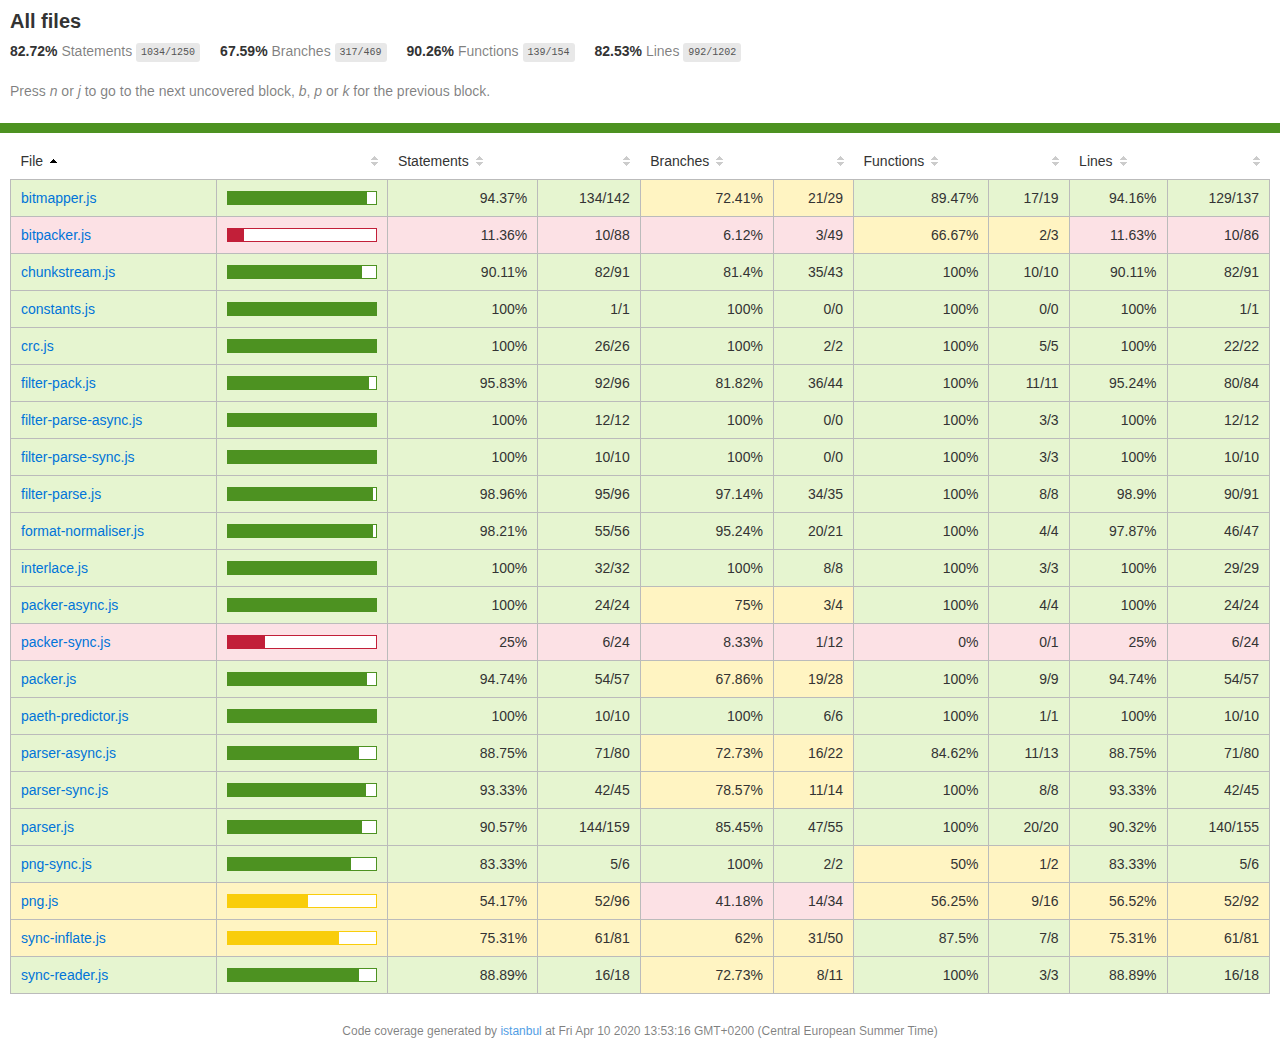
<file: node_modules/pngjs/coverage/lcov-report/index.html>
<!doctype html>
<html lang="en">

<head>
    <title>Code coverage report for All files</title>
    <meta charset="utf-8" />
    <link rel="stylesheet" href="prettify.css" />
    <link rel="stylesheet" href="base.css" />
    <link rel="shortcut icon" type="image/x-icon" href="favicon.png" />
    <meta name="viewport" content="width=device-width, initial-scale=1" />
    <style type='text/css'>
        .coverage-summary .sorter {
            background-image: url(sort-arrow-sprite.png);
        }
    </style>
</head>
    
<body>
<div class='wrapper'>
    <div class='pad1'>
        <h1>All files</h1>
        <div class='clearfix'>
            
            <div class='fl pad1y space-right2'>
                <span class="strong">82.72% </span>
                <span class="quiet">Statements</span>
                <span class='fraction'>1034/1250</span>
            </div>
        
            
            <div class='fl pad1y space-right2'>
                <span class="strong">67.59% </span>
                <span class="quiet">Branches</span>
                <span class='fraction'>317/469</span>
            </div>
        
            
            <div class='fl pad1y space-right2'>
                <span class="strong">90.26% </span>
                <span class="quiet">Functions</span>
                <span class='fraction'>139/154</span>
            </div>
        
            
            <div class='fl pad1y space-right2'>
                <span class="strong">82.53% </span>
                <span class="quiet">Lines</span>
                <span class='fraction'>992/1202</span>
            </div>
        
            
        </div>
        <p class="quiet">
            Press <em>n</em> or <em>j</em> to go to the next uncovered block, <em>b</em>, <em>p</em> or <em>k</em> for the previous block.
        </p>
    </div>
    <div class='status-line high'></div>
    <div class="pad1">
<table class="coverage-summary">
<thead>
<tr>
   <th data-col="file" data-fmt="html" data-html="true" class="file">File</th>
   <th data-col="pic" data-type="number" data-fmt="html" data-html="true" class="pic"></th>
   <th data-col="statements" data-type="number" data-fmt="pct" class="pct">Statements</th>
   <th data-col="statements_raw" data-type="number" data-fmt="html" class="abs"></th>
   <th data-col="branches" data-type="number" data-fmt="pct" class="pct">Branches</th>
   <th data-col="branches_raw" data-type="number" data-fmt="html" class="abs"></th>
   <th data-col="functions" data-type="number" data-fmt="pct" class="pct">Functions</th>
   <th data-col="functions_raw" data-type="number" data-fmt="html" class="abs"></th>
   <th data-col="lines" data-type="number" data-fmt="pct" class="pct">Lines</th>
   <th data-col="lines_raw" data-type="number" data-fmt="html" class="abs"></th>
</tr>
</thead>
<tbody><tr>
	<td class="file high" data-value="bitmapper.js"><a href="bitmapper.js.html">bitmapper.js</a></td>
	<td data-value="94.37" class="pic high">
	<div class="chart"><div class="cover-fill" style="width: 94%"></div><div class="cover-empty" style="width: 6%"></div></div>
	</td>
	<td data-value="94.37" class="pct high">94.37%</td>
	<td data-value="142" class="abs high">134/142</td>
	<td data-value="72.41" class="pct medium">72.41%</td>
	<td data-value="29" class="abs medium">21/29</td>
	<td data-value="89.47" class="pct high">89.47%</td>
	<td data-value="19" class="abs high">17/19</td>
	<td data-value="94.16" class="pct high">94.16%</td>
	<td data-value="137" class="abs high">129/137</td>
	</tr>

<tr>
	<td class="file low" data-value="bitpacker.js"><a href="bitpacker.js.html">bitpacker.js</a></td>
	<td data-value="11.36" class="pic low">
	<div class="chart"><div class="cover-fill" style="width: 11%"></div><div class="cover-empty" style="width: 89%"></div></div>
	</td>
	<td data-value="11.36" class="pct low">11.36%</td>
	<td data-value="88" class="abs low">10/88</td>
	<td data-value="6.12" class="pct low">6.12%</td>
	<td data-value="49" class="abs low">3/49</td>
	<td data-value="66.67" class="pct medium">66.67%</td>
	<td data-value="3" class="abs medium">2/3</td>
	<td data-value="11.63" class="pct low">11.63%</td>
	<td data-value="86" class="abs low">10/86</td>
	</tr>

<tr>
	<td class="file high" data-value="chunkstream.js"><a href="chunkstream.js.html">chunkstream.js</a></td>
	<td data-value="90.11" class="pic high">
	<div class="chart"><div class="cover-fill" style="width: 90%"></div><div class="cover-empty" style="width: 10%"></div></div>
	</td>
	<td data-value="90.11" class="pct high">90.11%</td>
	<td data-value="91" class="abs high">82/91</td>
	<td data-value="81.4" class="pct high">81.4%</td>
	<td data-value="43" class="abs high">35/43</td>
	<td data-value="100" class="pct high">100%</td>
	<td data-value="10" class="abs high">10/10</td>
	<td data-value="90.11" class="pct high">90.11%</td>
	<td data-value="91" class="abs high">82/91</td>
	</tr>

<tr>
	<td class="file high" data-value="constants.js"><a href="constants.js.html">constants.js</a></td>
	<td data-value="100" class="pic high">
	<div class="chart"><div class="cover-fill cover-full" style="width: 100%"></div><div class="cover-empty" style="width: 0%"></div></div>
	</td>
	<td data-value="100" class="pct high">100%</td>
	<td data-value="1" class="abs high">1/1</td>
	<td data-value="100" class="pct high">100%</td>
	<td data-value="0" class="abs high">0/0</td>
	<td data-value="100" class="pct high">100%</td>
	<td data-value="0" class="abs high">0/0</td>
	<td data-value="100" class="pct high">100%</td>
	<td data-value="1" class="abs high">1/1</td>
	</tr>

<tr>
	<td class="file high" data-value="crc.js"><a href="crc.js.html">crc.js</a></td>
	<td data-value="100" class="pic high">
	<div class="chart"><div class="cover-fill cover-full" style="width: 100%"></div><div class="cover-empty" style="width: 0%"></div></div>
	</td>
	<td data-value="100" class="pct high">100%</td>
	<td data-value="26" class="abs high">26/26</td>
	<td data-value="100" class="pct high">100%</td>
	<td data-value="2" class="abs high">2/2</td>
	<td data-value="100" class="pct high">100%</td>
	<td data-value="5" class="abs high">5/5</td>
	<td data-value="100" class="pct high">100%</td>
	<td data-value="22" class="abs high">22/22</td>
	</tr>

<tr>
	<td class="file high" data-value="filter-pack.js"><a href="filter-pack.js.html">filter-pack.js</a></td>
	<td data-value="95.83" class="pic high">
	<div class="chart"><div class="cover-fill" style="width: 95%"></div><div class="cover-empty" style="width: 5%"></div></div>
	</td>
	<td data-value="95.83" class="pct high">95.83%</td>
	<td data-value="96" class="abs high">92/96</td>
	<td data-value="81.82" class="pct high">81.82%</td>
	<td data-value="44" class="abs high">36/44</td>
	<td data-value="100" class="pct high">100%</td>
	<td data-value="11" class="abs high">11/11</td>
	<td data-value="95.24" class="pct high">95.24%</td>
	<td data-value="84" class="abs high">80/84</td>
	</tr>

<tr>
	<td class="file high" data-value="filter-parse-async.js"><a href="filter-parse-async.js.html">filter-parse-async.js</a></td>
	<td data-value="100" class="pic high">
	<div class="chart"><div class="cover-fill cover-full" style="width: 100%"></div><div class="cover-empty" style="width: 0%"></div></div>
	</td>
	<td data-value="100" class="pct high">100%</td>
	<td data-value="12" class="abs high">12/12</td>
	<td data-value="100" class="pct high">100%</td>
	<td data-value="0" class="abs high">0/0</td>
	<td data-value="100" class="pct high">100%</td>
	<td data-value="3" class="abs high">3/3</td>
	<td data-value="100" class="pct high">100%</td>
	<td data-value="12" class="abs high">12/12</td>
	</tr>

<tr>
	<td class="file high" data-value="filter-parse-sync.js"><a href="filter-parse-sync.js.html">filter-parse-sync.js</a></td>
	<td data-value="100" class="pic high">
	<div class="chart"><div class="cover-fill cover-full" style="width: 100%"></div><div class="cover-empty" style="width: 0%"></div></div>
	</td>
	<td data-value="100" class="pct high">100%</td>
	<td data-value="10" class="abs high">10/10</td>
	<td data-value="100" class="pct high">100%</td>
	<td data-value="0" class="abs high">0/0</td>
	<td data-value="100" class="pct high">100%</td>
	<td data-value="3" class="abs high">3/3</td>
	<td data-value="100" class="pct high">100%</td>
	<td data-value="10" class="abs high">10/10</td>
	</tr>

<tr>
	<td class="file high" data-value="filter-parse.js"><a href="filter-parse.js.html">filter-parse.js</a></td>
	<td data-value="98.96" class="pic high">
	<div class="chart"><div class="cover-fill" style="width: 98%"></div><div class="cover-empty" style="width: 2%"></div></div>
	</td>
	<td data-value="98.96" class="pct high">98.96%</td>
	<td data-value="96" class="abs high">95/96</td>
	<td data-value="97.14" class="pct high">97.14%</td>
	<td data-value="35" class="abs high">34/35</td>
	<td data-value="100" class="pct high">100%</td>
	<td data-value="8" class="abs high">8/8</td>
	<td data-value="98.9" class="pct high">98.9%</td>
	<td data-value="91" class="abs high">90/91</td>
	</tr>

<tr>
	<td class="file high" data-value="format-normaliser.js"><a href="format-normaliser.js.html">format-normaliser.js</a></td>
	<td data-value="98.21" class="pic high">
	<div class="chart"><div class="cover-fill" style="width: 98%"></div><div class="cover-empty" style="width: 2%"></div></div>
	</td>
	<td data-value="98.21" class="pct high">98.21%</td>
	<td data-value="56" class="abs high">55/56</td>
	<td data-value="95.24" class="pct high">95.24%</td>
	<td data-value="21" class="abs high">20/21</td>
	<td data-value="100" class="pct high">100%</td>
	<td data-value="4" class="abs high">4/4</td>
	<td data-value="97.87" class="pct high">97.87%</td>
	<td data-value="47" class="abs high">46/47</td>
	</tr>

<tr>
	<td class="file high" data-value="interlace.js"><a href="interlace.js.html">interlace.js</a></td>
	<td data-value="100" class="pic high">
	<div class="chart"><div class="cover-fill cover-full" style="width: 100%"></div><div class="cover-empty" style="width: 0%"></div></div>
	</td>
	<td data-value="100" class="pct high">100%</td>
	<td data-value="32" class="abs high">32/32</td>
	<td data-value="100" class="pct high">100%</td>
	<td data-value="8" class="abs high">8/8</td>
	<td data-value="100" class="pct high">100%</td>
	<td data-value="3" class="abs high">3/3</td>
	<td data-value="100" class="pct high">100%</td>
	<td data-value="29" class="abs high">29/29</td>
	</tr>

<tr>
	<td class="file high" data-value="packer-async.js"><a href="packer-async.js.html">packer-async.js</a></td>
	<td data-value="100" class="pic high">
	<div class="chart"><div class="cover-fill cover-full" style="width: 100%"></div><div class="cover-empty" style="width: 0%"></div></div>
	</td>
	<td data-value="100" class="pct high">100%</td>
	<td data-value="24" class="abs high">24/24</td>
	<td data-value="75" class="pct medium">75%</td>
	<td data-value="4" class="abs medium">3/4</td>
	<td data-value="100" class="pct high">100%</td>
	<td data-value="4" class="abs high">4/4</td>
	<td data-value="100" class="pct high">100%</td>
	<td data-value="24" class="abs high">24/24</td>
	</tr>

<tr>
	<td class="file low" data-value="packer-sync.js"><a href="packer-sync.js.html">packer-sync.js</a></td>
	<td data-value="25" class="pic low">
	<div class="chart"><div class="cover-fill" style="width: 25%"></div><div class="cover-empty" style="width: 75%"></div></div>
	</td>
	<td data-value="25" class="pct low">25%</td>
	<td data-value="24" class="abs low">6/24</td>
	<td data-value="8.33" class="pct low">8.33%</td>
	<td data-value="12" class="abs low">1/12</td>
	<td data-value="0" class="pct low">0%</td>
	<td data-value="1" class="abs low">0/1</td>
	<td data-value="25" class="pct low">25%</td>
	<td data-value="24" class="abs low">6/24</td>
	</tr>

<tr>
	<td class="file high" data-value="packer.js"><a href="packer.js.html">packer.js</a></td>
	<td data-value="94.74" class="pic high">
	<div class="chart"><div class="cover-fill" style="width: 94%"></div><div class="cover-empty" style="width: 6%"></div></div>
	</td>
	<td data-value="94.74" class="pct high">94.74%</td>
	<td data-value="57" class="abs high">54/57</td>
	<td data-value="67.86" class="pct medium">67.86%</td>
	<td data-value="28" class="abs medium">19/28</td>
	<td data-value="100" class="pct high">100%</td>
	<td data-value="9" class="abs high">9/9</td>
	<td data-value="94.74" class="pct high">94.74%</td>
	<td data-value="57" class="abs high">54/57</td>
	</tr>

<tr>
	<td class="file high" data-value="paeth-predictor.js"><a href="paeth-predictor.js.html">paeth-predictor.js</a></td>
	<td data-value="100" class="pic high">
	<div class="chart"><div class="cover-fill cover-full" style="width: 100%"></div><div class="cover-empty" style="width: 0%"></div></div>
	</td>
	<td data-value="100" class="pct high">100%</td>
	<td data-value="10" class="abs high">10/10</td>
	<td data-value="100" class="pct high">100%</td>
	<td data-value="6" class="abs high">6/6</td>
	<td data-value="100" class="pct high">100%</td>
	<td data-value="1" class="abs high">1/1</td>
	<td data-value="100" class="pct high">100%</td>
	<td data-value="10" class="abs high">10/10</td>
	</tr>

<tr>
	<td class="file high" data-value="parser-async.js"><a href="parser-async.js.html">parser-async.js</a></td>
	<td data-value="88.75" class="pic high">
	<div class="chart"><div class="cover-fill" style="width: 88%"></div><div class="cover-empty" style="width: 12%"></div></div>
	</td>
	<td data-value="88.75" class="pct high">88.75%</td>
	<td data-value="80" class="abs high">71/80</td>
	<td data-value="72.73" class="pct medium">72.73%</td>
	<td data-value="22" class="abs medium">16/22</td>
	<td data-value="84.62" class="pct high">84.62%</td>
	<td data-value="13" class="abs high">11/13</td>
	<td data-value="88.75" class="pct high">88.75%</td>
	<td data-value="80" class="abs high">71/80</td>
	</tr>

<tr>
	<td class="file high" data-value="parser-sync.js"><a href="parser-sync.js.html">parser-sync.js</a></td>
	<td data-value="93.33" class="pic high">
	<div class="chart"><div class="cover-fill" style="width: 93%"></div><div class="cover-empty" style="width: 7%"></div></div>
	</td>
	<td data-value="93.33" class="pct high">93.33%</td>
	<td data-value="45" class="abs high">42/45</td>
	<td data-value="78.57" class="pct medium">78.57%</td>
	<td data-value="14" class="abs medium">11/14</td>
	<td data-value="100" class="pct high">100%</td>
	<td data-value="8" class="abs high">8/8</td>
	<td data-value="93.33" class="pct high">93.33%</td>
	<td data-value="45" class="abs high">42/45</td>
	</tr>

<tr>
	<td class="file high" data-value="parser.js"><a href="parser.js.html">parser.js</a></td>
	<td data-value="90.57" class="pic high">
	<div class="chart"><div class="cover-fill" style="width: 90%"></div><div class="cover-empty" style="width: 10%"></div></div>
	</td>
	<td data-value="90.57" class="pct high">90.57%</td>
	<td data-value="159" class="abs high">144/159</td>
	<td data-value="85.45" class="pct high">85.45%</td>
	<td data-value="55" class="abs high">47/55</td>
	<td data-value="100" class="pct high">100%</td>
	<td data-value="20" class="abs high">20/20</td>
	<td data-value="90.32" class="pct high">90.32%</td>
	<td data-value="155" class="abs high">140/155</td>
	</tr>

<tr>
	<td class="file high" data-value="png-sync.js"><a href="png-sync.js.html">png-sync.js</a></td>
	<td data-value="83.33" class="pic high">
	<div class="chart"><div class="cover-fill" style="width: 83%"></div><div class="cover-empty" style="width: 17%"></div></div>
	</td>
	<td data-value="83.33" class="pct high">83.33%</td>
	<td data-value="6" class="abs high">5/6</td>
	<td data-value="100" class="pct high">100%</td>
	<td data-value="2" class="abs high">2/2</td>
	<td data-value="50" class="pct medium">50%</td>
	<td data-value="2" class="abs medium">1/2</td>
	<td data-value="83.33" class="pct high">83.33%</td>
	<td data-value="6" class="abs high">5/6</td>
	</tr>

<tr>
	<td class="file medium" data-value="png.js"><a href="png.js.html">png.js</a></td>
	<td data-value="54.17" class="pic medium">
	<div class="chart"><div class="cover-fill" style="width: 54%"></div><div class="cover-empty" style="width: 46%"></div></div>
	</td>
	<td data-value="54.17" class="pct medium">54.17%</td>
	<td data-value="96" class="abs medium">52/96</td>
	<td data-value="41.18" class="pct low">41.18%</td>
	<td data-value="34" class="abs low">14/34</td>
	<td data-value="56.25" class="pct medium">56.25%</td>
	<td data-value="16" class="abs medium">9/16</td>
	<td data-value="56.52" class="pct medium">56.52%</td>
	<td data-value="92" class="abs medium">52/92</td>
	</tr>

<tr>
	<td class="file medium" data-value="sync-inflate.js"><a href="sync-inflate.js.html">sync-inflate.js</a></td>
	<td data-value="75.31" class="pic medium">
	<div class="chart"><div class="cover-fill" style="width: 75%"></div><div class="cover-empty" style="width: 25%"></div></div>
	</td>
	<td data-value="75.31" class="pct medium">75.31%</td>
	<td data-value="81" class="abs medium">61/81</td>
	<td data-value="62" class="pct medium">62%</td>
	<td data-value="50" class="abs medium">31/50</td>
	<td data-value="87.5" class="pct high">87.5%</td>
	<td data-value="8" class="abs high">7/8</td>
	<td data-value="75.31" class="pct medium">75.31%</td>
	<td data-value="81" class="abs medium">61/81</td>
	</tr>

<tr>
	<td class="file high" data-value="sync-reader.js"><a href="sync-reader.js.html">sync-reader.js</a></td>
	<td data-value="88.89" class="pic high">
	<div class="chart"><div class="cover-fill" style="width: 88%"></div><div class="cover-empty" style="width: 12%"></div></div>
	</td>
	<td data-value="88.89" class="pct high">88.89%</td>
	<td data-value="18" class="abs high">16/18</td>
	<td data-value="72.73" class="pct medium">72.73%</td>
	<td data-value="11" class="abs medium">8/11</td>
	<td data-value="100" class="pct high">100%</td>
	<td data-value="3" class="abs high">3/3</td>
	<td data-value="88.89" class="pct high">88.89%</td>
	<td data-value="18" class="abs high">16/18</td>
	</tr>

</tbody>
</table>
</div>
                <div class='push'></div><!-- for sticky footer -->
            </div><!-- /wrapper -->
            <div class='footer quiet pad2 space-top1 center small'>
                Code coverage generated by
                <a href="https://istanbul.js.org/" target="_blank">istanbul</a>
                at Fri Apr 10 2020 13:53:16 GMT+0200 (Central European Summer Time)
            </div>
        </div>
        <script src="prettify.js"></script>
        <script>
            window.onload = function () {
                prettyPrint();
            };
        </script>
        <script src="sorter.js"></script>
        <script src="block-navigation.js"></script>
    </body>
</html>
</file>
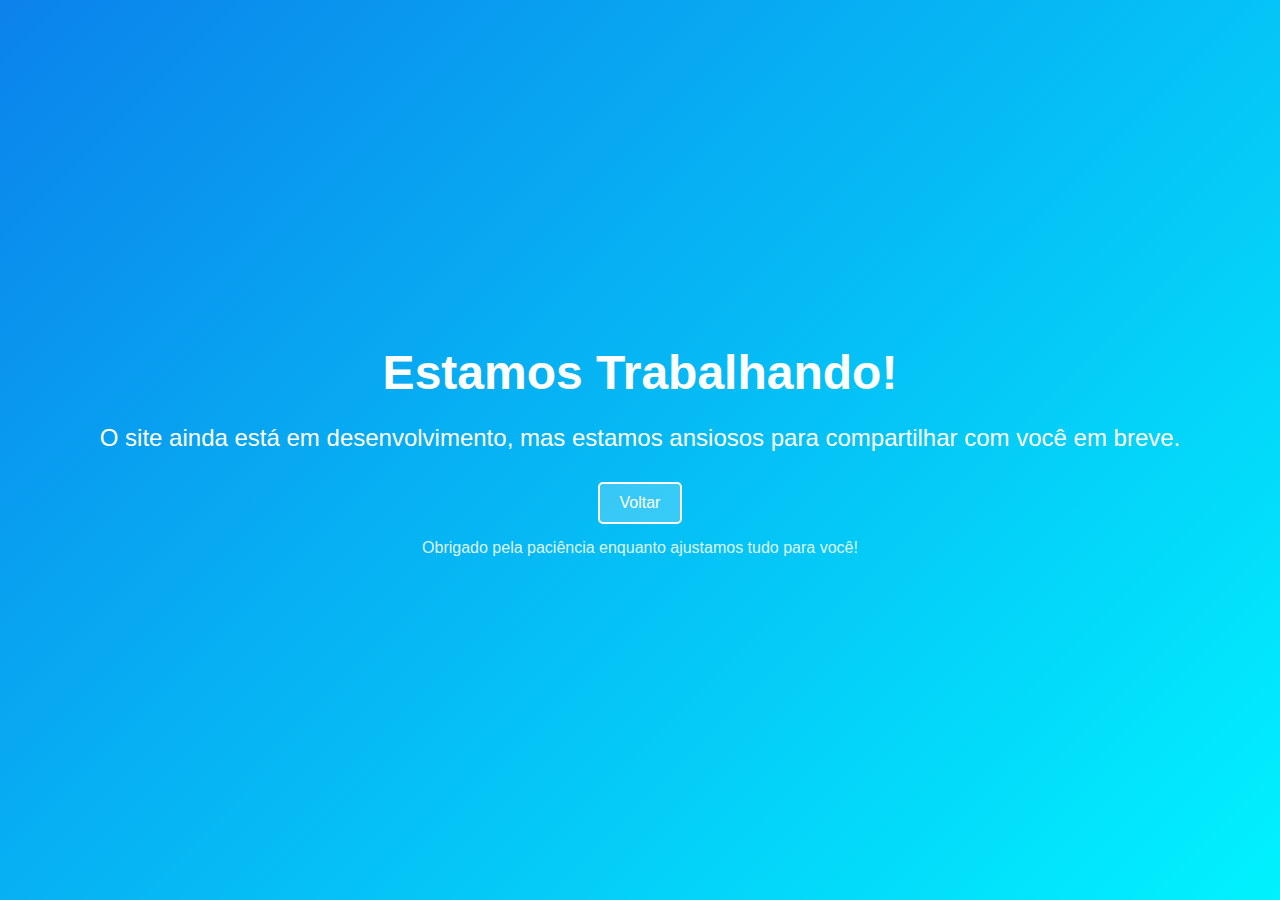
<file: frontend/public/pages/emDev.html>
<!DOCTYPE html>
<html lang="en">
<head>
    <meta charset="UTF-8">
    <meta name="viewport" content="width=device-width, initial-scale=1.0">
    <title>Em Desenvolvimento</title>
    <style>
        body {
            margin: 0;
            padding: 0;
            display: flex;
            justify-content: center;
            align-items: center;
            height: 100vh;
            background: linear-gradient(135deg, #0b82eb, #00f2fe);
            font-family: Arial, sans-serif;
            color: #fff;
        }
        .container {
            text-align: center;
            animation: fadeIn 2s ease-in-out;
        }
        h1 {
            font-size: 3rem;
            margin-bottom: 10px;
        }
        p {
            font-size: 1.5rem;
            margin-bottom: 30px;
        }
        .small-text {
            font-size: 1rem;
            color: rgba(255, 255, 255, 0.87);
            margin-top: 15px;
        }
        button {
            padding: 10px 20px;
            background: rgba(255, 255, 255, 0.2);
            border: 2px solid #fff;
            color: #fff;
            font-size: 1rem;
            border-radius: 5px;
            cursor: pointer;
            transition: all 0.3s ease;
        }
        button:hover {
            background: #fff;
            color: #00f2fe;
        }
        @keyframes fadeIn {
            from {
                opacity: 0;
            }
            to {
                opacity: 1;
            }
        }
    </style>
</head>
<body>
    <div class="container">
        <h1>Estamos Trabalhando!</h1>
        <p>O site ainda está em desenvolvimento, mas estamos ansiosos para compartilhar com você em breve.</p>
        <button onclick="goBack()">Voltar</button>
        <p class="small-text">Obrigado pela paciência enquanto ajustamos tudo para você!</p>
    </div>

    <script>
        function goBack() {
            window.history.back(); // Volta para a página anterior
        }
    </script>
</body>
</html>
</file>
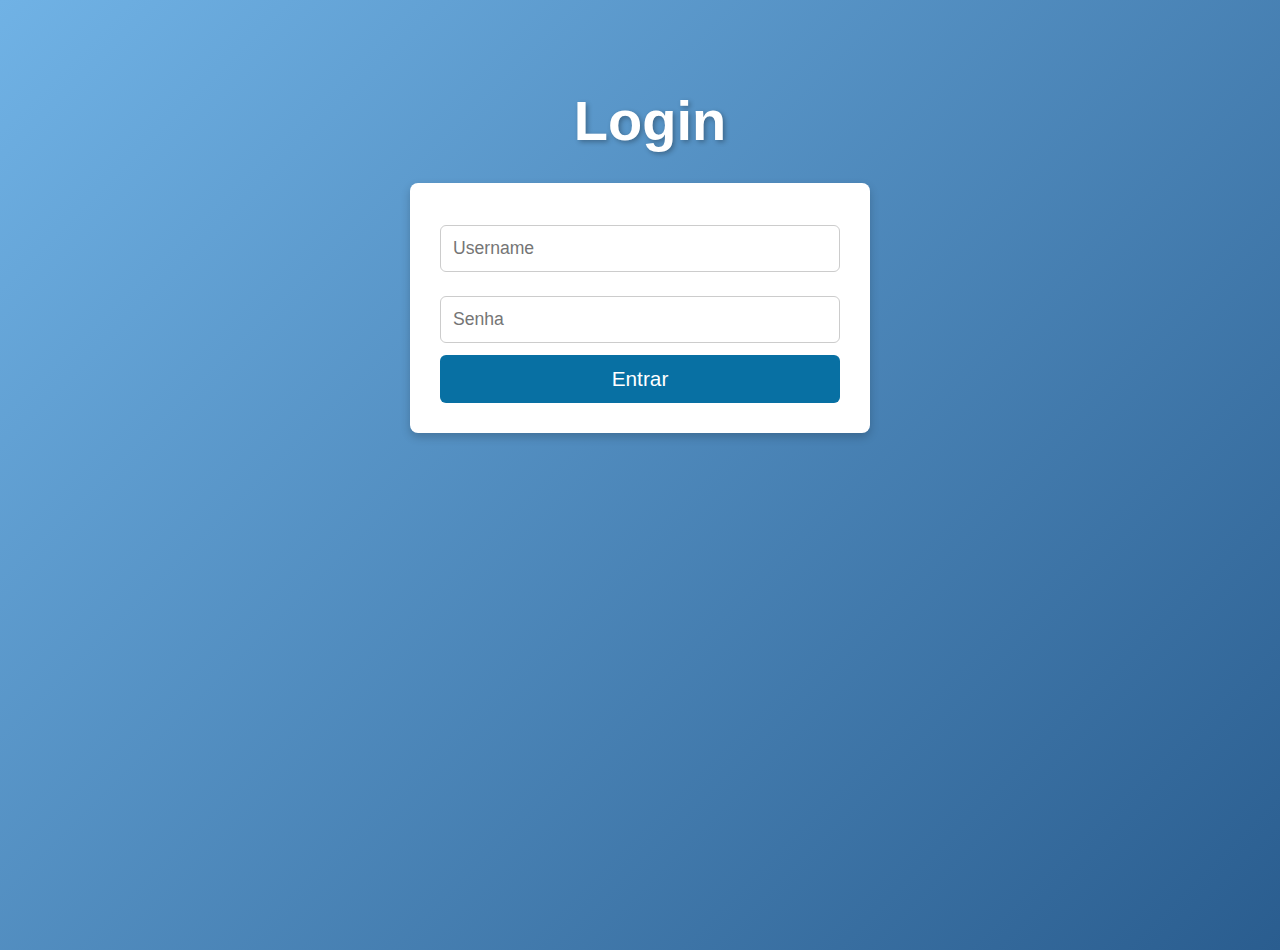
<file: frontend/public/pages/login_user.html>
<!DOCTYPE html>
<html lang="pt-br">
<head>
  <meta charset="UTF-8">
  <title>Login</title>
  <link rel="stylesheet" href="/frontend/public/css/login_user.css">
</head>
<body>
  <h1>Login</h1>
  <form id="login-form">
    <input type="text" id="username" placeholder="Username" required />
    <input type="password" id="password" placeholder="Senha" required />
    <button type="submit">Entrar</button>
  </form>

  <script>
    document.getElementById('login-form').addEventListener('submit', async (e) => {
    e.preventDefault();

    const username = document.getElementById('username').value;
    const password = document.getElementById('password').value;

    // Limpar qualquer dado antigo no localStorage antes de salvar novos
    localStorage.removeItem('token');
    localStorage.removeItem('userId');

    // Realizar a requisição de login
    const response = await fetch('/api/auth/login', {
      method: 'POST',
      headers: { 'Content-Type': 'application/json' },
      body: JSON.stringify({ username, password })
    });

    const data = await response.json();
    if (data.token) {
      // Supondo que o ID do produtor venha na resposta junto com o token
      const producerId = data.userId;  // Captura o userId da resposta da API

      // Verifique se o userId existe
      if (producerId) {
        // Armazenar o novo token e o ID do produtor no localStorage
        localStorage.setItem('token', data.token); 
        localStorage.setItem('userId', producerId); 

        // Redirecionar para a página do rebanho
        window.location.href = 'rebanho.html'; 
      } else {
        alert('Erro ao obter o ID do produtor');
      }
    } else {
      alert('Login falhou');
    }
  });

  </script>
</body>
</html>
</file>
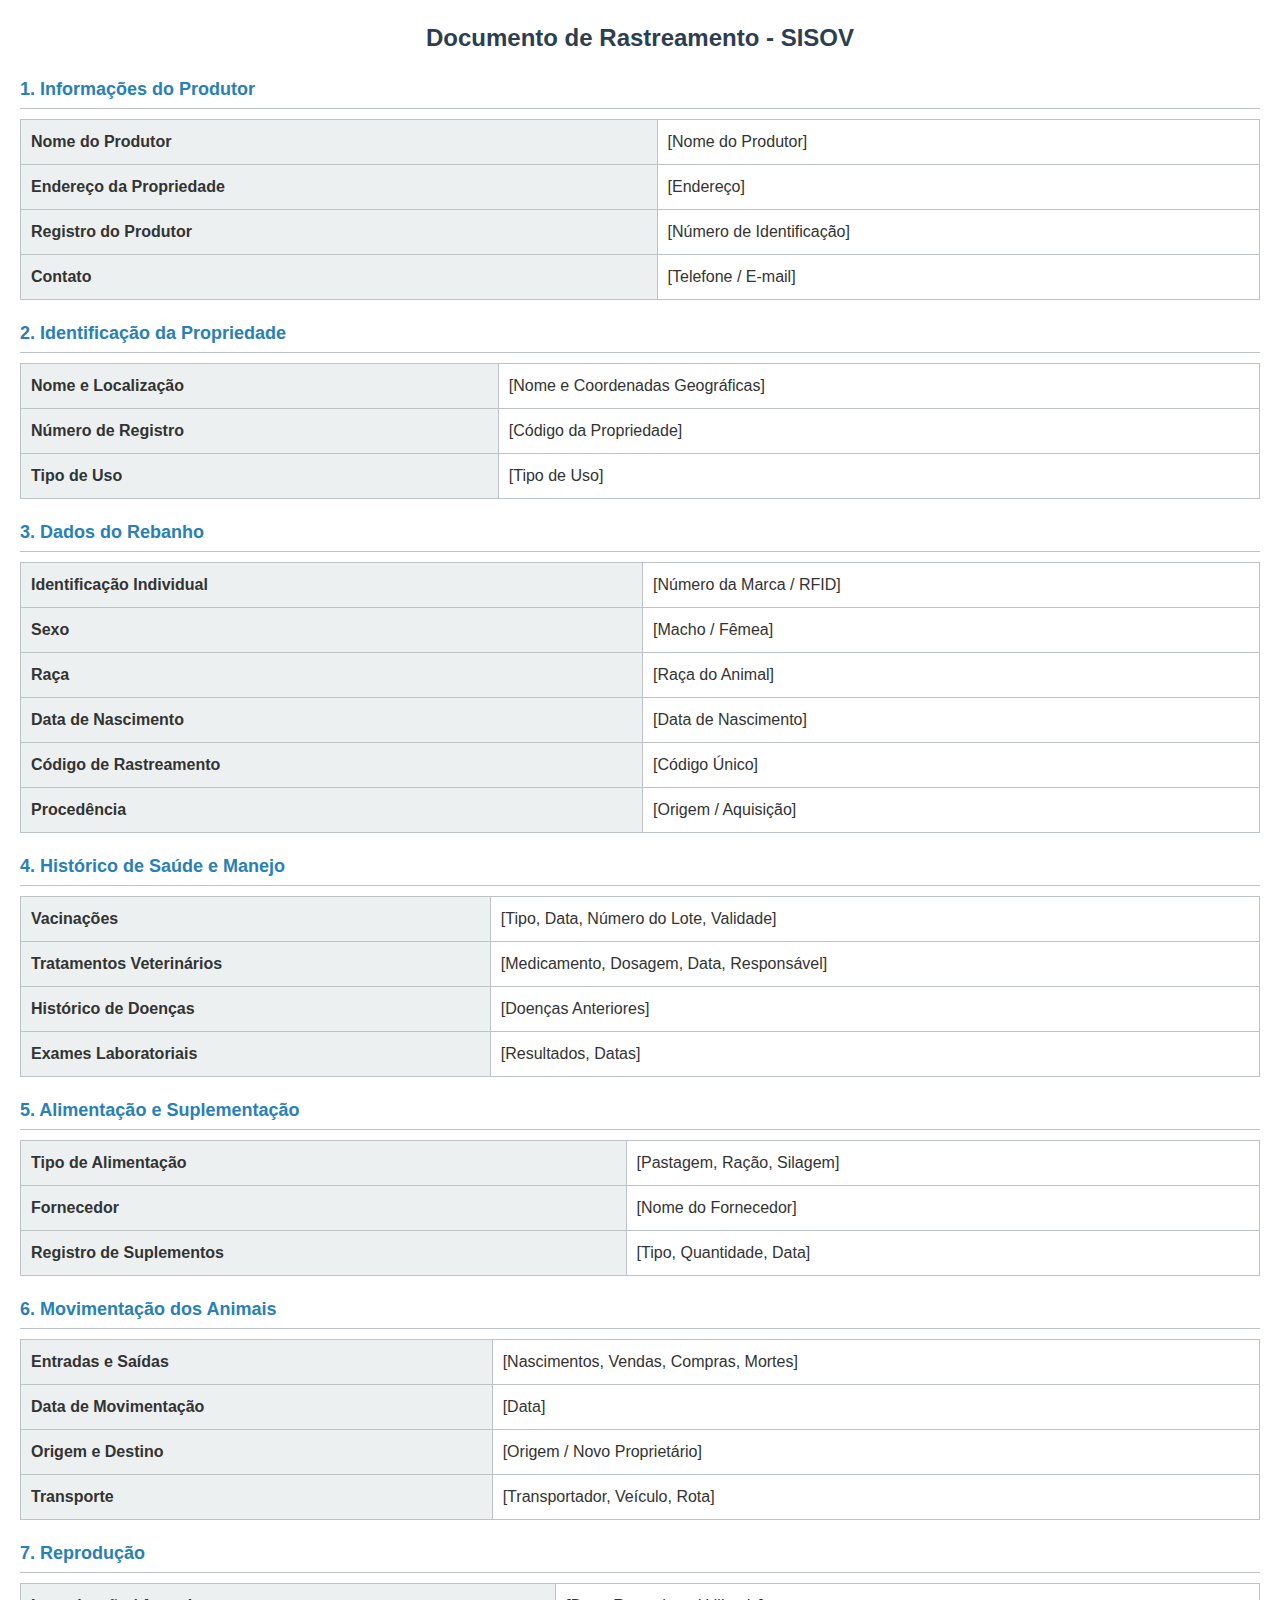
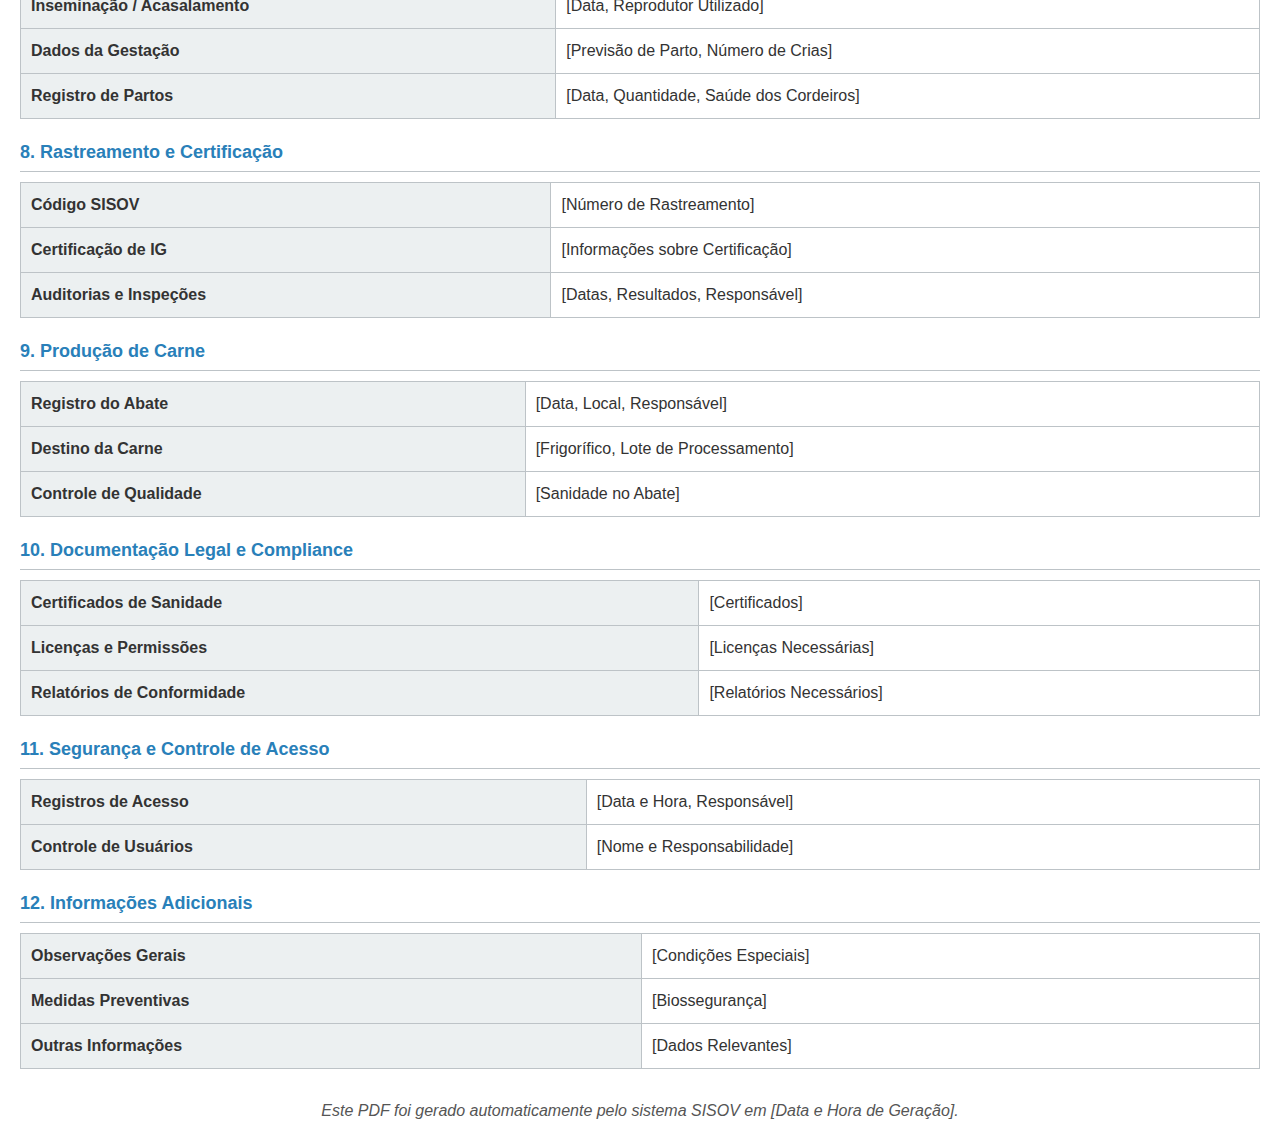
<file: frontend/public/pages/pdf_model.html>
<!DOCTYPE html>
<html lang="pt-br">
<head>
    <meta charset="UTF-8">
    <meta name="viewport" content="width=device-width, initial-scale=1.0">
    <title>Documento de Rastreamento - SISOV</title>
    <style>
        body {
            font-family: Arial, sans-serif;
            line-height: 1.5;
            margin: 20px;
            color: #333;
        }
        h1 {
            text-align: center;
            font-size: 24px;
            margin-bottom: 20px;
            color: #2c3e50;
        }
        h2 {
            font-size: 18px;
            margin-top: 20px;
            margin-bottom: 10px;
            color: #2980b9;
            border-bottom: 1px solid #bdc3c7;
            padding-bottom: 5px;
        }
        table {
            width: 100%;
            border-collapse: collapse;
            margin-top: 10px;
        }
        table, th, td {
            border: 1px solid #bdc3c7;
        }
        th, td {
            padding: 10px;
            text-align: left;
        }
        th {
            background-color: #ecf0f1;
            font-weight: bold;
        }
        .footer {
            margin-top: 30px;
            font-style: italic;
            text-align: center;
            color: #555;
        }
    </style>
</head>
<body>

    <h1>Documento de Rastreamento - SISOV</h1>

    <h2>1. Informações do Produtor</h2>
    <table>
        <tr>
            <th>Nome do Produtor</th>
            <td>[Nome do Produtor]</td>
        </tr>
        <tr>
            <th>Endereço da Propriedade</th>
            <td>[Endereço]</td>
        </tr>
        <tr>
            <th>Registro do Produtor</th>
            <td>[Número de Identificação]</td>
        </tr>
        <tr>
            <th>Contato</th>
            <td>[Telefone / E-mail]</td>
        </tr>
    </table>

    <h2>2. Identificação da Propriedade</h2>
    <table>
        <tr>
            <th>Nome e Localização</th>
            <td>[Nome e Coordenadas Geográficas]</td>
        </tr>
        <tr>
            <th>Número de Registro</th>
            <td>[Código da Propriedade]</td>
        </tr>
        <tr>
            <th>Tipo de Uso</th>
            <td>[Tipo de Uso]</td>
        </tr>
    </table>

    <h2>3. Dados do Rebanho</h2>
    <table>
        <tr>
            <th>Identificação Individual</th>
            <td>[Número da Marca / RFID]</td>
        </tr>
        <tr>
            <th>Sexo</th>
            <td>[Macho / Fêmea]</td>
        </tr>
        <tr>
            <th>Raça</th>
            <td>[Raça do Animal]</td>
        </tr>
        <tr>
            <th>Data de Nascimento</th>
            <td>[Data de Nascimento]</td>
        </tr>
        <tr>
            <th>Código de Rastreamento</th>
            <td>[Código Único]</td>
        </tr>
        <tr>
            <th>Procedência</th>
            <td>[Origem / Aquisição]</td>
        </tr>
    </table>

    <h2>4. Histórico de Saúde e Manejo</h2>
    <table>
        <tr>
            <th>Vacinações</th>
            <td>[Tipo, Data, Número do Lote, Validade]</td>
        </tr>
        <tr>
            <th>Tratamentos Veterinários</th>
            <td>[Medicamento, Dosagem, Data, Responsável]</td>
        </tr>
        <tr>
            <th>Histórico de Doenças</th>
            <td>[Doenças Anteriores]</td>
        </tr>
        <tr>
            <th>Exames Laboratoriais</th>
            <td>[Resultados, Datas]</td>
        </tr>
    </table>

    <h2>5. Alimentação e Suplementação</h2>
    <table>
        <tr>
            <th>Tipo de Alimentação</th>
            <td>[Pastagem, Ração, Silagem]</td>
        </tr>
        <tr>
            <th>Fornecedor</th>
            <td>[Nome do Fornecedor]</td>
        </tr>
        <tr>
            <th>Registro de Suplementos</th>
            <td>[Tipo, Quantidade, Data]</td>
        </tr>
    </table>

    <h2>6. Movimentação dos Animais</h2>
    <table>
        <tr>
            <th>Entradas e Saídas</th>
            <td>[Nascimentos, Vendas, Compras, Mortes]</td>
        </tr>
        <tr>
            <th>Data de Movimentação</th>
            <td>[Data]</td>
        </tr>
        <tr>
            <th>Origem e Destino</th>
            <td>[Origem / Novo Proprietário]</td>
        </tr>
        <tr>
            <th>Transporte</th>
            <td>[Transportador, Veículo, Rota]</td>
        </tr>
    </table>

    <h2>7. Reprodução</h2>
    <table>
        <tr>
            <th>Inseminação / Acasalamento</th>
            <td>[Data, Reprodutor Utilizado]</td>
        </tr>
        <tr>
            <th>Dados da Gestação</th>
            <td>[Previsão de Parto, Número de Crias]</td>
        </tr>
        <tr>
            <th>Registro de Partos</th>
            <td>[Data, Quantidade, Saúde dos Cordeiros]</td>
        </tr>
    </table>

    <h2>8. Rastreamento e Certificação</h2>
    <table>
        <tr>
            <th>Código SISOV</th>
            <td>[Número de Rastreamento]</td>
        </tr>
        <tr>
            <th>Certificação de IG</th>
            <td>[Informações sobre Certificação]</td>
        </tr>
        <tr>
            <th>Auditorias e Inspeções</th>
            <td>[Datas, Resultados, Responsável]</td>
        </tr>
    </table>

    <h2>9. Produção de Carne</h2>
    <table>
        <tr>
            <th>Registro do Abate</th>
            <td>[Data, Local, Responsável]</td>
        </tr>
        <tr>
            <th>Destino da Carne</th>
            <td>[Frigorífico, Lote de Processamento]</td>
        </tr>
        <tr>
            <th>Controle de Qualidade</th>
            <td>[Sanidade no Abate]</td>
        </tr>
    </table>

    <h2>10. Documentação Legal e Compliance</h2>
    <table>
        <tr>
            <th>Certificados de Sanidade</th>
            <td>[Certificados]</td>
        </tr>
        <tr>
            <th>Licenças e Permissões</th>
            <td>[Licenças Necessárias]</td>
        </tr>
        <tr>
            <th>Relatórios de Conformidade</th>
            <td>[Relatórios Necessários]</td>
        </tr>
    </table>

    <h2>11. Segurança e Controle de Acesso</h2>
    <table>
        <tr>
            <th>Registros de Acesso</th>
            <td>[Data e Hora, Responsável]</td>
        </tr>
        <tr>
            <th>Controle de Usuários</th>
            <td>[Nome e Responsabilidade]</td>
        </tr>
    </table>

    <h2>12. Informações Adicionais</h2>
    <table>
        <tr>
            <th>Observações Gerais</th>
            <td>[Condições Especiais]</td>
        </tr>
        <tr>
            <th>Medidas Preventivas</th>
            <td>[Biossegurança]</td>
        </tr>
        <tr>
            <th>Outras Informações</th>
            <td>[Dados Relevantes]</td>
        </tr>
    </table>

    <div class="footer">
        <p>Este PDF foi gerado automaticamente pelo sistema SISOV em [Data e Hora de Geração].</p>
    </div>

</body>
</html>
</file>
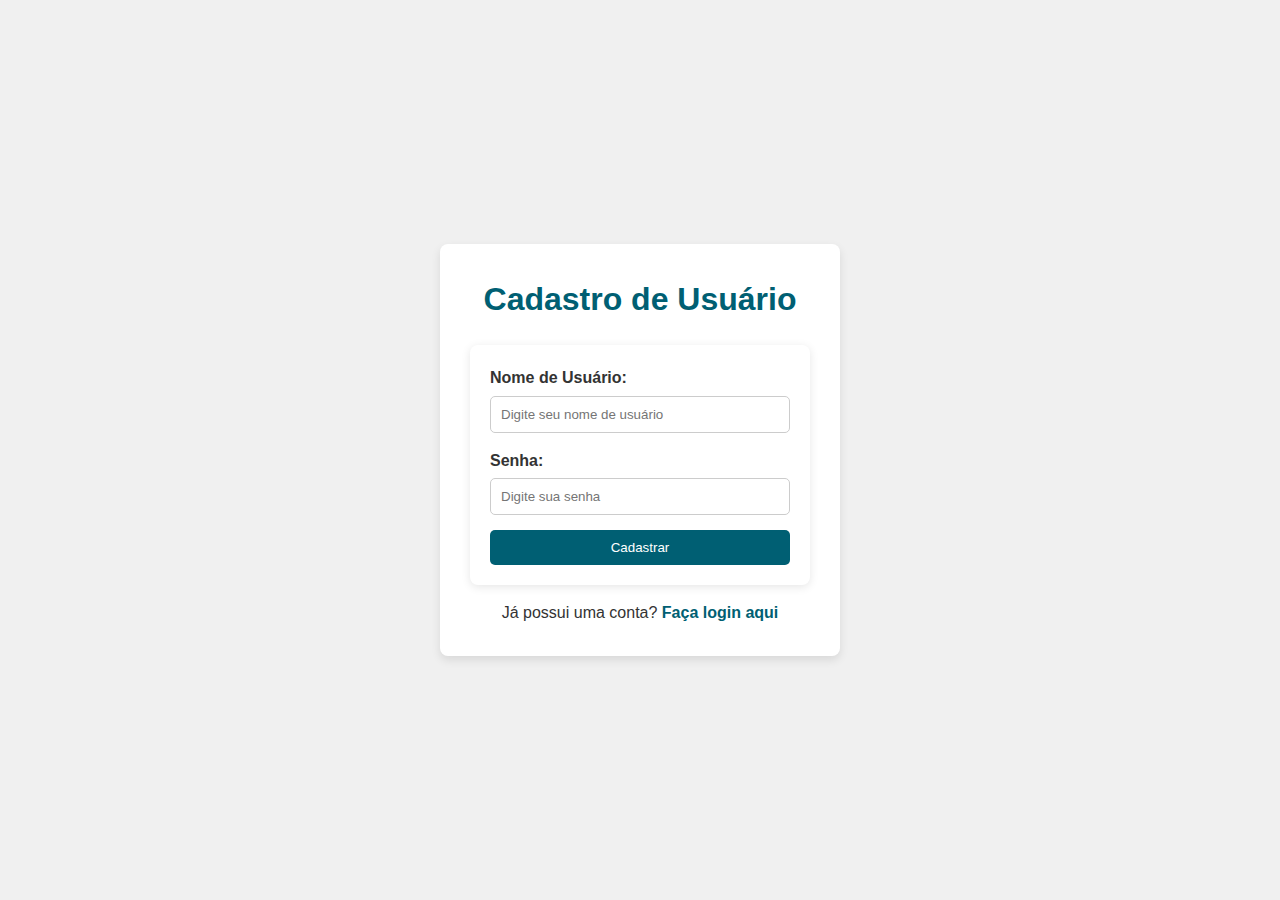
<file: frontend/public/pages/registro.html>
<!DOCTYPE html>
<html lang="pt-br">
<head>
    <meta charset="UTF-8">
    <meta name="viewport" content="width=device-width, initial-scale=1.0">
    <title>Cadastro de Usuário - SISOV</title>
    <link rel="stylesheet" href="../css/style.css">
    <link rel="stylesheet" href="../css/global.css">
    <link rel="stylesheet" href="../css/registro.css">
</head>
<body>
    <div class="container">
        <h1>Cadastro de Usuário</h1>
        <form id="registerForm" class="form-style">
            <label for="newUsername">Nome de Usuário:</label>
            <input type="text" id="newUsername" required placeholder="Digite seu nome de usuário">
        
            <label for="newPassword">Senha:</label>
            <input type="password" id="newPassword" required placeholder="Digite sua senha" minlength="6">
        
            <button type="submit">Cadastrar</button>
        </form>        
        <p>Já possui uma conta? <a href="login.html">Faça login aqui</a></p>
    </main>

    <script>
        document.getElementById('registerForm').addEventListener('submit', function(event) {
            event.preventDefault();
        
            const username = document.getElementById('newUsername').value.trim();
            const password = document.getElementById('newPassword').value.trim();
        
            // Validação
            if (!username || !password) {
                alert('Por favor, preencha todos os campos.');
                return;
            }
            if (password.length < 6) {
                alert('A senha deve ter no mínimo 6 caracteres.');
                return;
            }

            // URL dinâmica (local vs. produção)
            const API_URL = window.location.hostname === 'localhost' 
                ? 'http://localhost:3000' 
                : 'https://sisov.vercel.app'; 
        
            fetch(`${API_URL}/api/auth/register`, {
                method: 'POST',
                headers: { 'Content-Type': 'application/json' },
                body: JSON.stringify({ username, password })
            })
            .then(response => {
                if (!response.ok) throw new Error('Erro no servidor');
                return response.json();
            })
            .then(data => {
                alert(data.message || 'Cadastro realizado com sucesso!');
                window.location.href = '../index.html#login';
            })
            .catch(error => {
                console.error('Erro detalhado:', error);
                alert('Erro ao cadastrar: ' + (error.message || 'Servidor indisponível'));
            });
        });
    </script>      
</body>
</html>
</file>
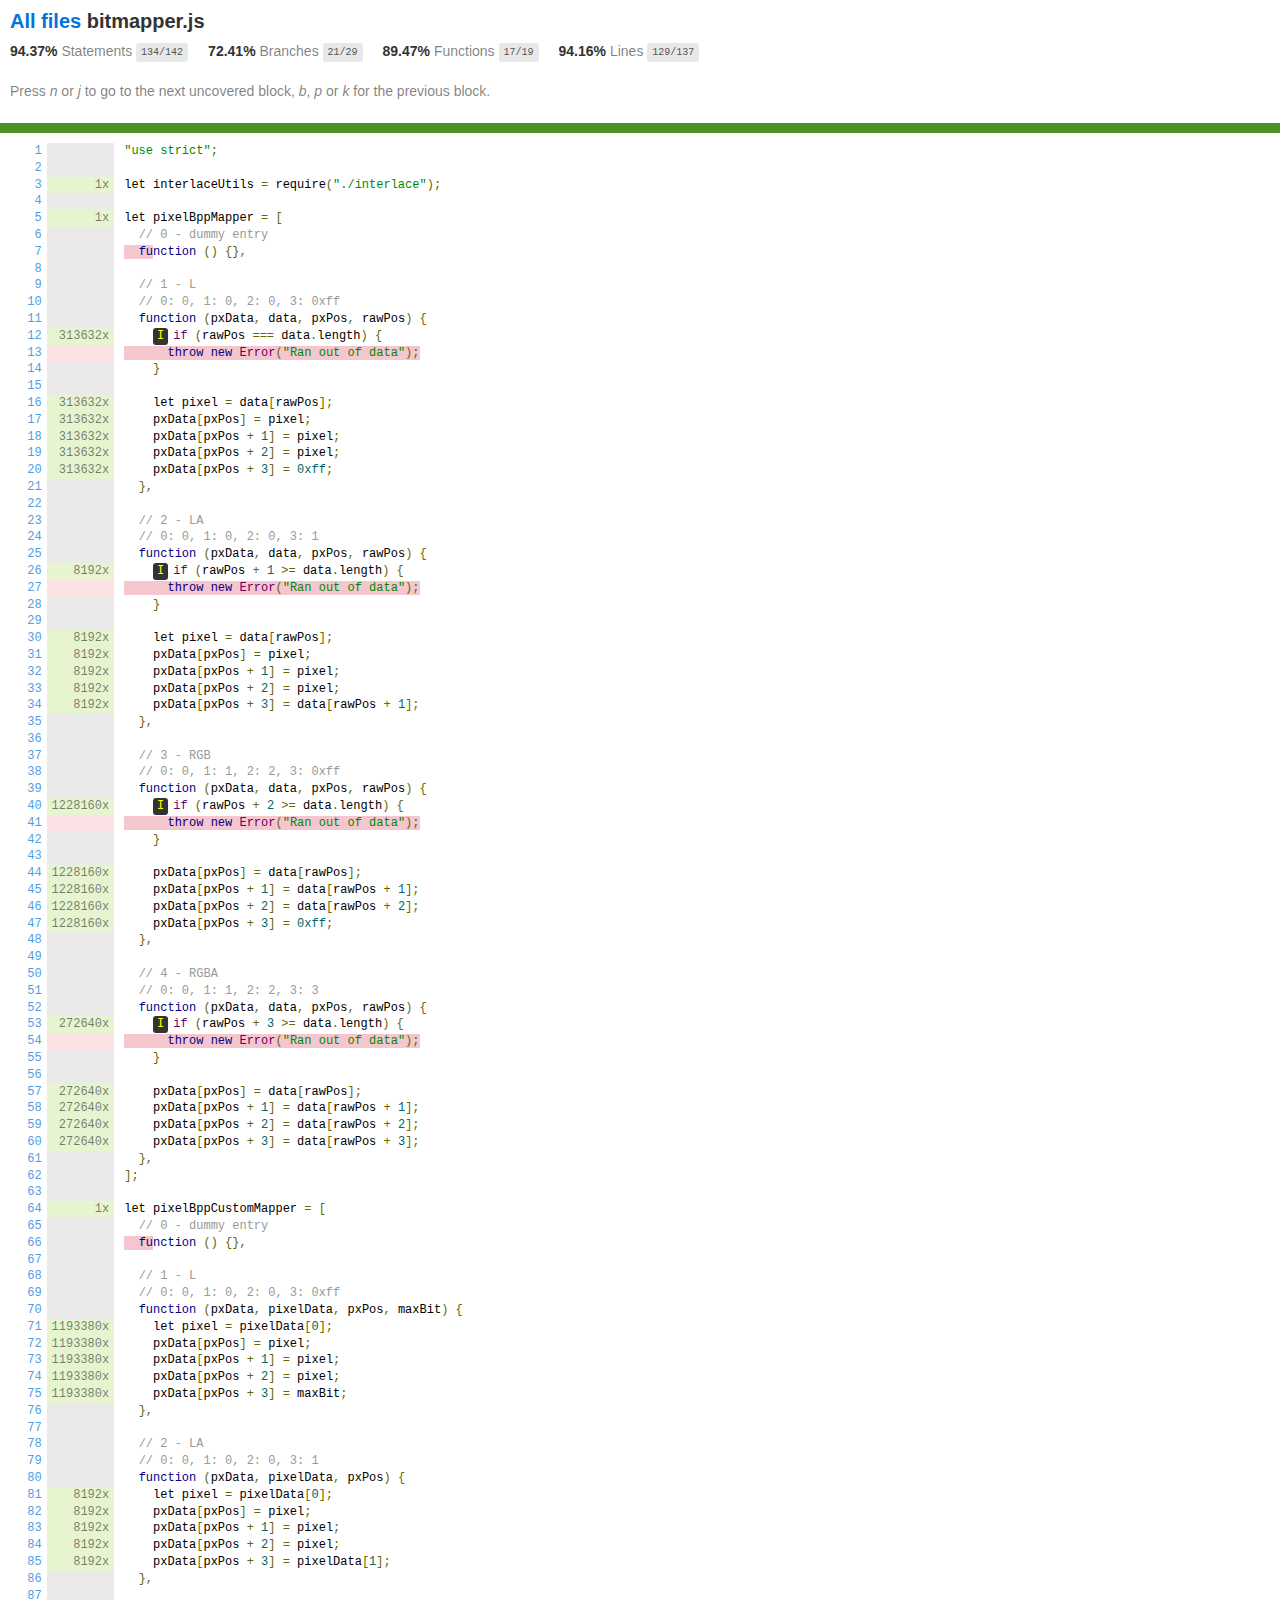
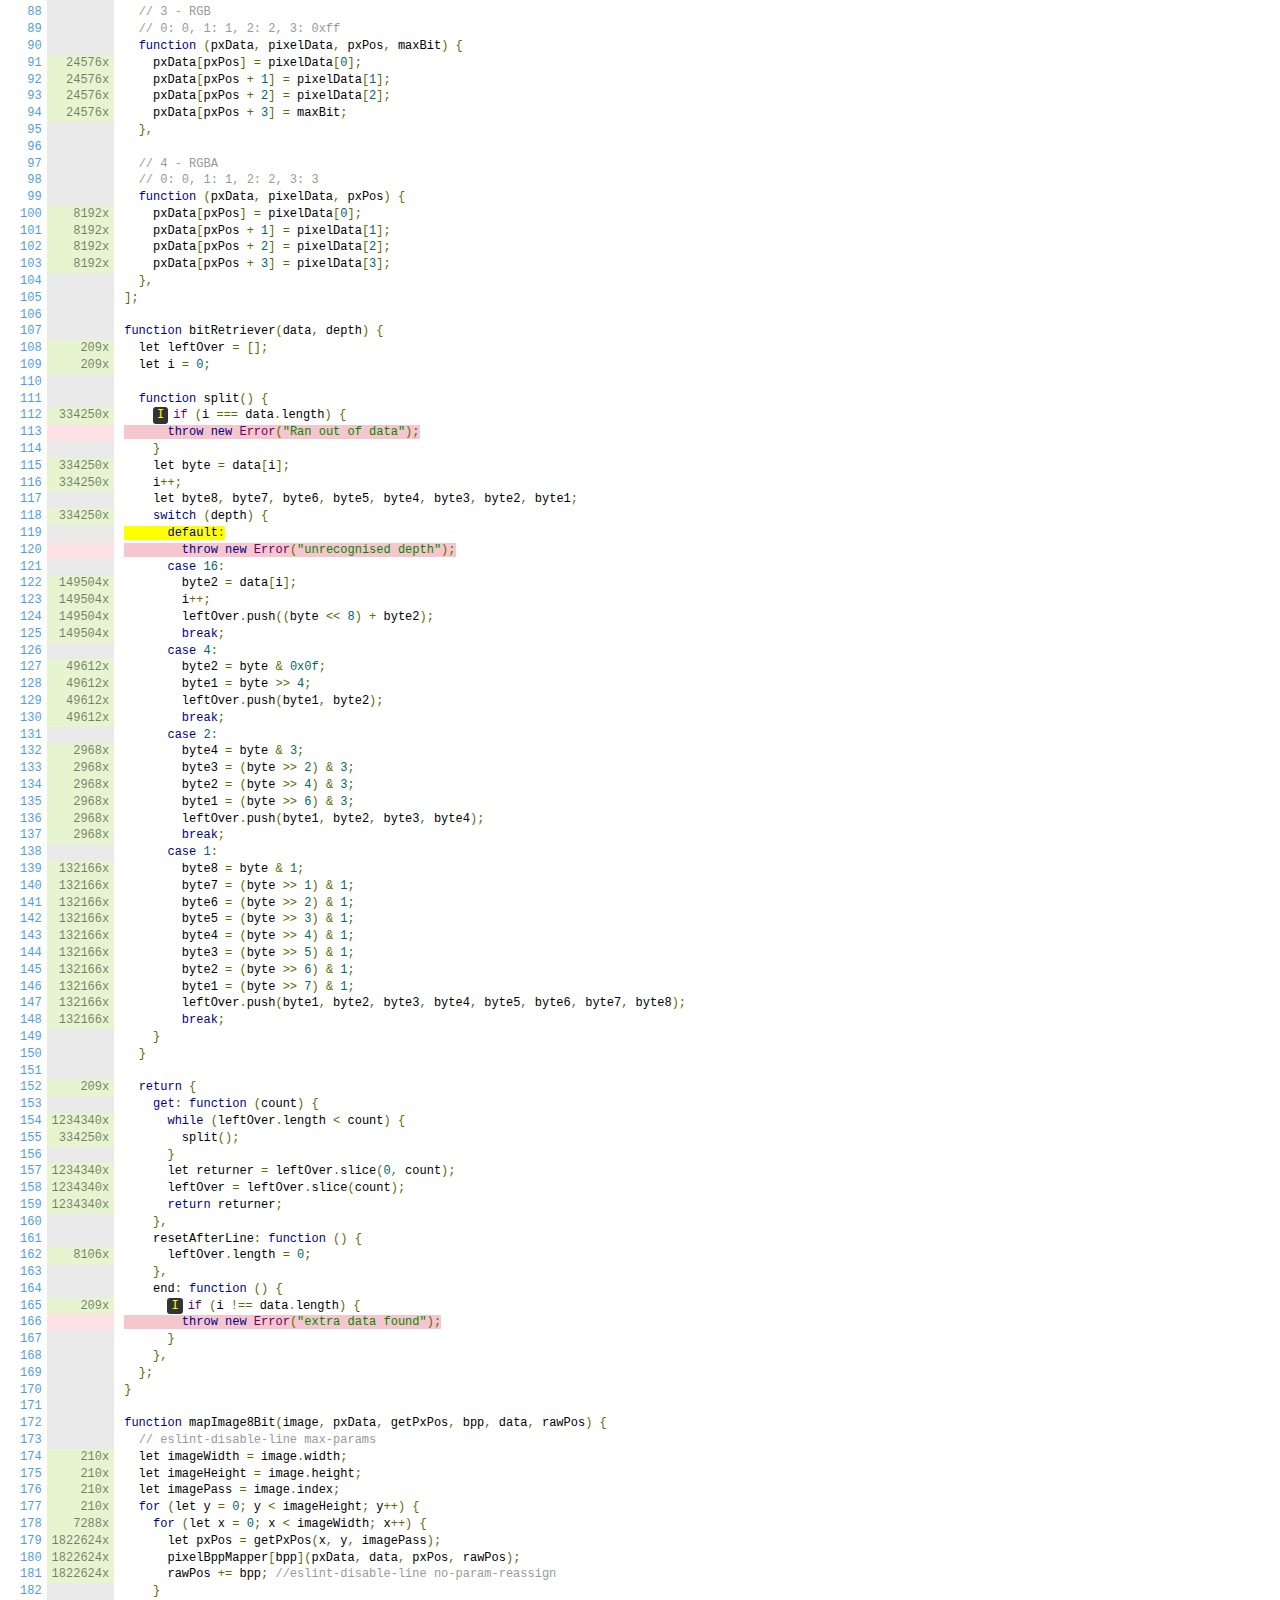
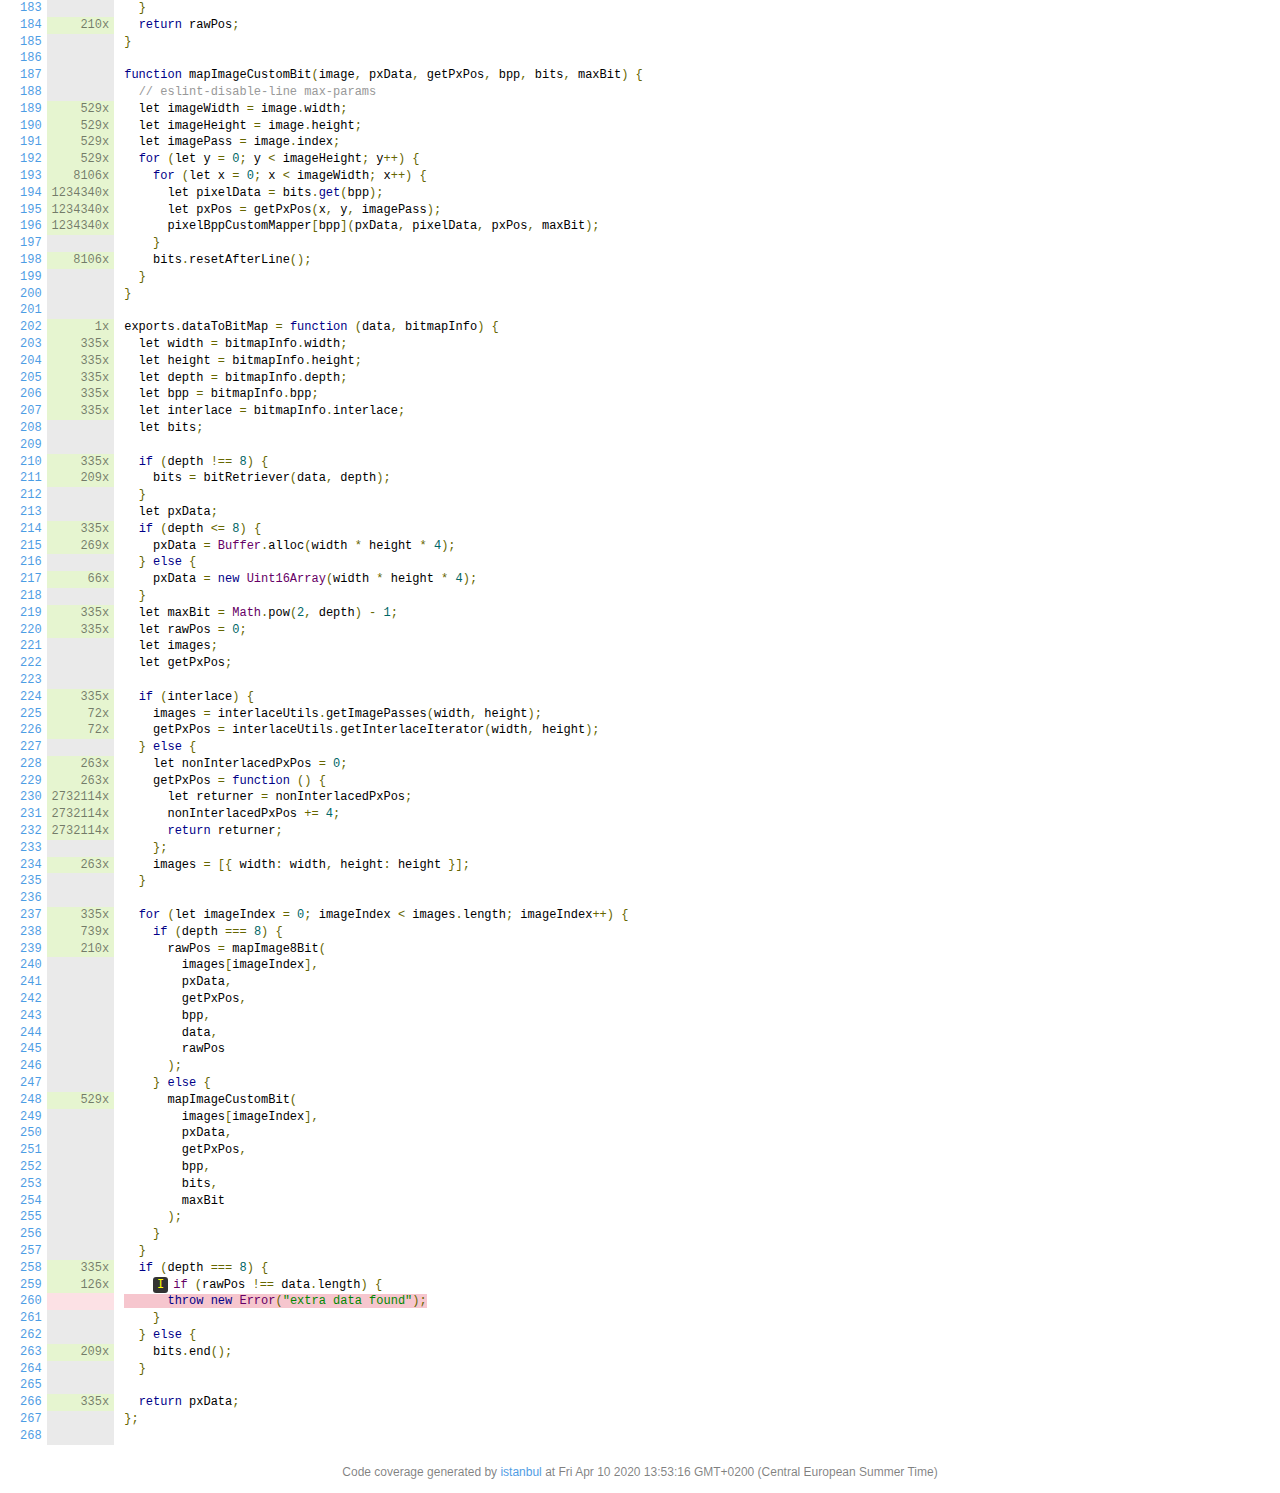
<file: node_modules/pngjs/coverage/lcov-report/bitmapper.js.html>
<!doctype html>
<html lang="en">

<head>
    <title>Code coverage report for bitmapper.js</title>
    <meta charset="utf-8" />
    <link rel="stylesheet" href="prettify.css" />
    <link rel="stylesheet" href="base.css" />
    <link rel="shortcut icon" type="image/x-icon" href="favicon.png" />
    <meta name="viewport" content="width=device-width, initial-scale=1" />
    <style type='text/css'>
        .coverage-summary .sorter {
            background-image: url(sort-arrow-sprite.png);
        }
    </style>
</head>
    
<body>
<div class='wrapper'>
    <div class='pad1'>
        <h1><a href="index.html">All files</a> bitmapper.js</h1>
        <div class='clearfix'>
            
            <div class='fl pad1y space-right2'>
                <span class="strong">94.37% </span>
                <span class="quiet">Statements</span>
                <span class='fraction'>134/142</span>
            </div>
        
            
            <div class='fl pad1y space-right2'>
                <span class="strong">72.41% </span>
                <span class="quiet">Branches</span>
                <span class='fraction'>21/29</span>
            </div>
        
            
            <div class='fl pad1y space-right2'>
                <span class="strong">89.47% </span>
                <span class="quiet">Functions</span>
                <span class='fraction'>17/19</span>
            </div>
        
            
            <div class='fl pad1y space-right2'>
                <span class="strong">94.16% </span>
                <span class="quiet">Lines</span>
                <span class='fraction'>129/137</span>
            </div>
        
            
        </div>
        <p class="quiet">
            Press <em>n</em> or <em>j</em> to go to the next uncovered block, <em>b</em>, <em>p</em> or <em>k</em> for the previous block.
        </p>
    </div>
    <div class='status-line high'></div>
    <pre><table class="coverage">
<tr><td class="line-count quiet"><a name='L1'></a><a href='#L1'>1</a>
<a name='L2'></a><a href='#L2'>2</a>
<a name='L3'></a><a href='#L3'>3</a>
<a name='L4'></a><a href='#L4'>4</a>
<a name='L5'></a><a href='#L5'>5</a>
<a name='L6'></a><a href='#L6'>6</a>
<a name='L7'></a><a href='#L7'>7</a>
<a name='L8'></a><a href='#L8'>8</a>
<a name='L9'></a><a href='#L9'>9</a>
<a name='L10'></a><a href='#L10'>10</a>
<a name='L11'></a><a href='#L11'>11</a>
<a name='L12'></a><a href='#L12'>12</a>
<a name='L13'></a><a href='#L13'>13</a>
<a name='L14'></a><a href='#L14'>14</a>
<a name='L15'></a><a href='#L15'>15</a>
<a name='L16'></a><a href='#L16'>16</a>
<a name='L17'></a><a href='#L17'>17</a>
<a name='L18'></a><a href='#L18'>18</a>
<a name='L19'></a><a href='#L19'>19</a>
<a name='L20'></a><a href='#L20'>20</a>
<a name='L21'></a><a href='#L21'>21</a>
<a name='L22'></a><a href='#L22'>22</a>
<a name='L23'></a><a href='#L23'>23</a>
<a name='L24'></a><a href='#L24'>24</a>
<a name='L25'></a><a href='#L25'>25</a>
<a name='L26'></a><a href='#L26'>26</a>
<a name='L27'></a><a href='#L27'>27</a>
<a name='L28'></a><a href='#L28'>28</a>
<a name='L29'></a><a href='#L29'>29</a>
<a name='L30'></a><a href='#L30'>30</a>
<a name='L31'></a><a href='#L31'>31</a>
<a name='L32'></a><a href='#L32'>32</a>
<a name='L33'></a><a href='#L33'>33</a>
<a name='L34'></a><a href='#L34'>34</a>
<a name='L35'></a><a href='#L35'>35</a>
<a name='L36'></a><a href='#L36'>36</a>
<a name='L37'></a><a href='#L37'>37</a>
<a name='L38'></a><a href='#L38'>38</a>
<a name='L39'></a><a href='#L39'>39</a>
<a name='L40'></a><a href='#L40'>40</a>
<a name='L41'></a><a href='#L41'>41</a>
<a name='L42'></a><a href='#L42'>42</a>
<a name='L43'></a><a href='#L43'>43</a>
<a name='L44'></a><a href='#L44'>44</a>
<a name='L45'></a><a href='#L45'>45</a>
<a name='L46'></a><a href='#L46'>46</a>
<a name='L47'></a><a href='#L47'>47</a>
<a name='L48'></a><a href='#L48'>48</a>
<a name='L49'></a><a href='#L49'>49</a>
<a name='L50'></a><a href='#L50'>50</a>
<a name='L51'></a><a href='#L51'>51</a>
<a name='L52'></a><a href='#L52'>52</a>
<a name='L53'></a><a href='#L53'>53</a>
<a name='L54'></a><a href='#L54'>54</a>
<a name='L55'></a><a href='#L55'>55</a>
<a name='L56'></a><a href='#L56'>56</a>
<a name='L57'></a><a href='#L57'>57</a>
<a name='L58'></a><a href='#L58'>58</a>
<a name='L59'></a><a href='#L59'>59</a>
<a name='L60'></a><a href='#L60'>60</a>
<a name='L61'></a><a href='#L61'>61</a>
<a name='L62'></a><a href='#L62'>62</a>
<a name='L63'></a><a href='#L63'>63</a>
<a name='L64'></a><a href='#L64'>64</a>
<a name='L65'></a><a href='#L65'>65</a>
<a name='L66'></a><a href='#L66'>66</a>
<a name='L67'></a><a href='#L67'>67</a>
<a name='L68'></a><a href='#L68'>68</a>
<a name='L69'></a><a href='#L69'>69</a>
<a name='L70'></a><a href='#L70'>70</a>
<a name='L71'></a><a href='#L71'>71</a>
<a name='L72'></a><a href='#L72'>72</a>
<a name='L73'></a><a href='#L73'>73</a>
<a name='L74'></a><a href='#L74'>74</a>
<a name='L75'></a><a href='#L75'>75</a>
<a name='L76'></a><a href='#L76'>76</a>
<a name='L77'></a><a href='#L77'>77</a>
<a name='L78'></a><a href='#L78'>78</a>
<a name='L79'></a><a href='#L79'>79</a>
<a name='L80'></a><a href='#L80'>80</a>
<a name='L81'></a><a href='#L81'>81</a>
<a name='L82'></a><a href='#L82'>82</a>
<a name='L83'></a><a href='#L83'>83</a>
<a name='L84'></a><a href='#L84'>84</a>
<a name='L85'></a><a href='#L85'>85</a>
<a name='L86'></a><a href='#L86'>86</a>
<a name='L87'></a><a href='#L87'>87</a>
<a name='L88'></a><a href='#L88'>88</a>
<a name='L89'></a><a href='#L89'>89</a>
<a name='L90'></a><a href='#L90'>90</a>
<a name='L91'></a><a href='#L91'>91</a>
<a name='L92'></a><a href='#L92'>92</a>
<a name='L93'></a><a href='#L93'>93</a>
<a name='L94'></a><a href='#L94'>94</a>
<a name='L95'></a><a href='#L95'>95</a>
<a name='L96'></a><a href='#L96'>96</a>
<a name='L97'></a><a href='#L97'>97</a>
<a name='L98'></a><a href='#L98'>98</a>
<a name='L99'></a><a href='#L99'>99</a>
<a name='L100'></a><a href='#L100'>100</a>
<a name='L101'></a><a href='#L101'>101</a>
<a name='L102'></a><a href='#L102'>102</a>
<a name='L103'></a><a href='#L103'>103</a>
<a name='L104'></a><a href='#L104'>104</a>
<a name='L105'></a><a href='#L105'>105</a>
<a name='L106'></a><a href='#L106'>106</a>
<a name='L107'></a><a href='#L107'>107</a>
<a name='L108'></a><a href='#L108'>108</a>
<a name='L109'></a><a href='#L109'>109</a>
<a name='L110'></a><a href='#L110'>110</a>
<a name='L111'></a><a href='#L111'>111</a>
<a name='L112'></a><a href='#L112'>112</a>
<a name='L113'></a><a href='#L113'>113</a>
<a name='L114'></a><a href='#L114'>114</a>
<a name='L115'></a><a href='#L115'>115</a>
<a name='L116'></a><a href='#L116'>116</a>
<a name='L117'></a><a href='#L117'>117</a>
<a name='L118'></a><a href='#L118'>118</a>
<a name='L119'></a><a href='#L119'>119</a>
<a name='L120'></a><a href='#L120'>120</a>
<a name='L121'></a><a href='#L121'>121</a>
<a name='L122'></a><a href='#L122'>122</a>
<a name='L123'></a><a href='#L123'>123</a>
<a name='L124'></a><a href='#L124'>124</a>
<a name='L125'></a><a href='#L125'>125</a>
<a name='L126'></a><a href='#L126'>126</a>
<a name='L127'></a><a href='#L127'>127</a>
<a name='L128'></a><a href='#L128'>128</a>
<a name='L129'></a><a href='#L129'>129</a>
<a name='L130'></a><a href='#L130'>130</a>
<a name='L131'></a><a href='#L131'>131</a>
<a name='L132'></a><a href='#L132'>132</a>
<a name='L133'></a><a href='#L133'>133</a>
<a name='L134'></a><a href='#L134'>134</a>
<a name='L135'></a><a href='#L135'>135</a>
<a name='L136'></a><a href='#L136'>136</a>
<a name='L137'></a><a href='#L137'>137</a>
<a name='L138'></a><a href='#L138'>138</a>
<a name='L139'></a><a href='#L139'>139</a>
<a name='L140'></a><a href='#L140'>140</a>
<a name='L141'></a><a href='#L141'>141</a>
<a name='L142'></a><a href='#L142'>142</a>
<a name='L143'></a><a href='#L143'>143</a>
<a name='L144'></a><a href='#L144'>144</a>
<a name='L145'></a><a href='#L145'>145</a>
<a name='L146'></a><a href='#L146'>146</a>
<a name='L147'></a><a href='#L147'>147</a>
<a name='L148'></a><a href='#L148'>148</a>
<a name='L149'></a><a href='#L149'>149</a>
<a name='L150'></a><a href='#L150'>150</a>
<a name='L151'></a><a href='#L151'>151</a>
<a name='L152'></a><a href='#L152'>152</a>
<a name='L153'></a><a href='#L153'>153</a>
<a name='L154'></a><a href='#L154'>154</a>
<a name='L155'></a><a href='#L155'>155</a>
<a name='L156'></a><a href='#L156'>156</a>
<a name='L157'></a><a href='#L157'>157</a>
<a name='L158'></a><a href='#L158'>158</a>
<a name='L159'></a><a href='#L159'>159</a>
<a name='L160'></a><a href='#L160'>160</a>
<a name='L161'></a><a href='#L161'>161</a>
<a name='L162'></a><a href='#L162'>162</a>
<a name='L163'></a><a href='#L163'>163</a>
<a name='L164'></a><a href='#L164'>164</a>
<a name='L165'></a><a href='#L165'>165</a>
<a name='L166'></a><a href='#L166'>166</a>
<a name='L167'></a><a href='#L167'>167</a>
<a name='L168'></a><a href='#L168'>168</a>
<a name='L169'></a><a href='#L169'>169</a>
<a name='L170'></a><a href='#L170'>170</a>
<a name='L171'></a><a href='#L171'>171</a>
<a name='L172'></a><a href='#L172'>172</a>
<a name='L173'></a><a href='#L173'>173</a>
<a name='L174'></a><a href='#L174'>174</a>
<a name='L175'></a><a href='#L175'>175</a>
<a name='L176'></a><a href='#L176'>176</a>
<a name='L177'></a><a href='#L177'>177</a>
<a name='L178'></a><a href='#L178'>178</a>
<a name='L179'></a><a href='#L179'>179</a>
<a name='L180'></a><a href='#L180'>180</a>
<a name='L181'></a><a href='#L181'>181</a>
<a name='L182'></a><a href='#L182'>182</a>
<a name='L183'></a><a href='#L183'>183</a>
<a name='L184'></a><a href='#L184'>184</a>
<a name='L185'></a><a href='#L185'>185</a>
<a name='L186'></a><a href='#L186'>186</a>
<a name='L187'></a><a href='#L187'>187</a>
<a name='L188'></a><a href='#L188'>188</a>
<a name='L189'></a><a href='#L189'>189</a>
<a name='L190'></a><a href='#L190'>190</a>
<a name='L191'></a><a href='#L191'>191</a>
<a name='L192'></a><a href='#L192'>192</a>
<a name='L193'></a><a href='#L193'>193</a>
<a name='L194'></a><a href='#L194'>194</a>
<a name='L195'></a><a href='#L195'>195</a>
<a name='L196'></a><a href='#L196'>196</a>
<a name='L197'></a><a href='#L197'>197</a>
<a name='L198'></a><a href='#L198'>198</a>
<a name='L199'></a><a href='#L199'>199</a>
<a name='L200'></a><a href='#L200'>200</a>
<a name='L201'></a><a href='#L201'>201</a>
<a name='L202'></a><a href='#L202'>202</a>
<a name='L203'></a><a href='#L203'>203</a>
<a name='L204'></a><a href='#L204'>204</a>
<a name='L205'></a><a href='#L205'>205</a>
<a name='L206'></a><a href='#L206'>206</a>
<a name='L207'></a><a href='#L207'>207</a>
<a name='L208'></a><a href='#L208'>208</a>
<a name='L209'></a><a href='#L209'>209</a>
<a name='L210'></a><a href='#L210'>210</a>
<a name='L211'></a><a href='#L211'>211</a>
<a name='L212'></a><a href='#L212'>212</a>
<a name='L213'></a><a href='#L213'>213</a>
<a name='L214'></a><a href='#L214'>214</a>
<a name='L215'></a><a href='#L215'>215</a>
<a name='L216'></a><a href='#L216'>216</a>
<a name='L217'></a><a href='#L217'>217</a>
<a name='L218'></a><a href='#L218'>218</a>
<a name='L219'></a><a href='#L219'>219</a>
<a name='L220'></a><a href='#L220'>220</a>
<a name='L221'></a><a href='#L221'>221</a>
<a name='L222'></a><a href='#L222'>222</a>
<a name='L223'></a><a href='#L223'>223</a>
<a name='L224'></a><a href='#L224'>224</a>
<a name='L225'></a><a href='#L225'>225</a>
<a name='L226'></a><a href='#L226'>226</a>
<a name='L227'></a><a href='#L227'>227</a>
<a name='L228'></a><a href='#L228'>228</a>
<a name='L229'></a><a href='#L229'>229</a>
<a name='L230'></a><a href='#L230'>230</a>
<a name='L231'></a><a href='#L231'>231</a>
<a name='L232'></a><a href='#L232'>232</a>
<a name='L233'></a><a href='#L233'>233</a>
<a name='L234'></a><a href='#L234'>234</a>
<a name='L235'></a><a href='#L235'>235</a>
<a name='L236'></a><a href='#L236'>236</a>
<a name='L237'></a><a href='#L237'>237</a>
<a name='L238'></a><a href='#L238'>238</a>
<a name='L239'></a><a href='#L239'>239</a>
<a name='L240'></a><a href='#L240'>240</a>
<a name='L241'></a><a href='#L241'>241</a>
<a name='L242'></a><a href='#L242'>242</a>
<a name='L243'></a><a href='#L243'>243</a>
<a name='L244'></a><a href='#L244'>244</a>
<a name='L245'></a><a href='#L245'>245</a>
<a name='L246'></a><a href='#L246'>246</a>
<a name='L247'></a><a href='#L247'>247</a>
<a name='L248'></a><a href='#L248'>248</a>
<a name='L249'></a><a href='#L249'>249</a>
<a name='L250'></a><a href='#L250'>250</a>
<a name='L251'></a><a href='#L251'>251</a>
<a name='L252'></a><a href='#L252'>252</a>
<a name='L253'></a><a href='#L253'>253</a>
<a name='L254'></a><a href='#L254'>254</a>
<a name='L255'></a><a href='#L255'>255</a>
<a name='L256'></a><a href='#L256'>256</a>
<a name='L257'></a><a href='#L257'>257</a>
<a name='L258'></a><a href='#L258'>258</a>
<a name='L259'></a><a href='#L259'>259</a>
<a name='L260'></a><a href='#L260'>260</a>
<a name='L261'></a><a href='#L261'>261</a>
<a name='L262'></a><a href='#L262'>262</a>
<a name='L263'></a><a href='#L263'>263</a>
<a name='L264'></a><a href='#L264'>264</a>
<a name='L265'></a><a href='#L265'>265</a>
<a name='L266'></a><a href='#L266'>266</a>
<a name='L267'></a><a href='#L267'>267</a>
<a name='L268'></a><a href='#L268'>268</a></td><td class="line-coverage quiet"><span class="cline-any cline-neutral">&nbsp;</span>
<span class="cline-any cline-neutral">&nbsp;</span>
<span class="cline-any cline-yes">1x</span>
<span class="cline-any cline-neutral">&nbsp;</span>
<span class="cline-any cline-yes">1x</span>
<span class="cline-any cline-neutral">&nbsp;</span>
<span class="cline-any cline-neutral">&nbsp;</span>
<span class="cline-any cline-neutral">&nbsp;</span>
<span class="cline-any cline-neutral">&nbsp;</span>
<span class="cline-any cline-neutral">&nbsp;</span>
<span class="cline-any cline-neutral">&nbsp;</span>
<span class="cline-any cline-yes">313632x</span>
<span class="cline-any cline-no">&nbsp;</span>
<span class="cline-any cline-neutral">&nbsp;</span>
<span class="cline-any cline-neutral">&nbsp;</span>
<span class="cline-any cline-yes">313632x</span>
<span class="cline-any cline-yes">313632x</span>
<span class="cline-any cline-yes">313632x</span>
<span class="cline-any cline-yes">313632x</span>
<span class="cline-any cline-yes">313632x</span>
<span class="cline-any cline-neutral">&nbsp;</span>
<span class="cline-any cline-neutral">&nbsp;</span>
<span class="cline-any cline-neutral">&nbsp;</span>
<span class="cline-any cline-neutral">&nbsp;</span>
<span class="cline-any cline-neutral">&nbsp;</span>
<span class="cline-any cline-yes">8192x</span>
<span class="cline-any cline-no">&nbsp;</span>
<span class="cline-any cline-neutral">&nbsp;</span>
<span class="cline-any cline-neutral">&nbsp;</span>
<span class="cline-any cline-yes">8192x</span>
<span class="cline-any cline-yes">8192x</span>
<span class="cline-any cline-yes">8192x</span>
<span class="cline-any cline-yes">8192x</span>
<span class="cline-any cline-yes">8192x</span>
<span class="cline-any cline-neutral">&nbsp;</span>
<span class="cline-any cline-neutral">&nbsp;</span>
<span class="cline-any cline-neutral">&nbsp;</span>
<span class="cline-any cline-neutral">&nbsp;</span>
<span class="cline-any cline-neutral">&nbsp;</span>
<span class="cline-any cline-yes">1228160x</span>
<span class="cline-any cline-no">&nbsp;</span>
<span class="cline-any cline-neutral">&nbsp;</span>
<span class="cline-any cline-neutral">&nbsp;</span>
<span class="cline-any cline-yes">1228160x</span>
<span class="cline-any cline-yes">1228160x</span>
<span class="cline-any cline-yes">1228160x</span>
<span class="cline-any cline-yes">1228160x</span>
<span class="cline-any cline-neutral">&nbsp;</span>
<span class="cline-any cline-neutral">&nbsp;</span>
<span class="cline-any cline-neutral">&nbsp;</span>
<span class="cline-any cline-neutral">&nbsp;</span>
<span class="cline-any cline-neutral">&nbsp;</span>
<span class="cline-any cline-yes">272640x</span>
<span class="cline-any cline-no">&nbsp;</span>
<span class="cline-any cline-neutral">&nbsp;</span>
<span class="cline-any cline-neutral">&nbsp;</span>
<span class="cline-any cline-yes">272640x</span>
<span class="cline-any cline-yes">272640x</span>
<span class="cline-any cline-yes">272640x</span>
<span class="cline-any cline-yes">272640x</span>
<span class="cline-any cline-neutral">&nbsp;</span>
<span class="cline-any cline-neutral">&nbsp;</span>
<span class="cline-any cline-neutral">&nbsp;</span>
<span class="cline-any cline-yes">1x</span>
<span class="cline-any cline-neutral">&nbsp;</span>
<span class="cline-any cline-neutral">&nbsp;</span>
<span class="cline-any cline-neutral">&nbsp;</span>
<span class="cline-any cline-neutral">&nbsp;</span>
<span class="cline-any cline-neutral">&nbsp;</span>
<span class="cline-any cline-neutral">&nbsp;</span>
<span class="cline-any cline-yes">1193380x</span>
<span class="cline-any cline-yes">1193380x</span>
<span class="cline-any cline-yes">1193380x</span>
<span class="cline-any cline-yes">1193380x</span>
<span class="cline-any cline-yes">1193380x</span>
<span class="cline-any cline-neutral">&nbsp;</span>
<span class="cline-any cline-neutral">&nbsp;</span>
<span class="cline-any cline-neutral">&nbsp;</span>
<span class="cline-any cline-neutral">&nbsp;</span>
<span class="cline-any cline-neutral">&nbsp;</span>
<span class="cline-any cline-yes">8192x</span>
<span class="cline-any cline-yes">8192x</span>
<span class="cline-any cline-yes">8192x</span>
<span class="cline-any cline-yes">8192x</span>
<span class="cline-any cline-yes">8192x</span>
<span class="cline-any cline-neutral">&nbsp;</span>
<span class="cline-any cline-neutral">&nbsp;</span>
<span class="cline-any cline-neutral">&nbsp;</span>
<span class="cline-any cline-neutral">&nbsp;</span>
<span class="cline-any cline-neutral">&nbsp;</span>
<span class="cline-any cline-yes">24576x</span>
<span class="cline-any cline-yes">24576x</span>
<span class="cline-any cline-yes">24576x</span>
<span class="cline-any cline-yes">24576x</span>
<span class="cline-any cline-neutral">&nbsp;</span>
<span class="cline-any cline-neutral">&nbsp;</span>
<span class="cline-any cline-neutral">&nbsp;</span>
<span class="cline-any cline-neutral">&nbsp;</span>
<span class="cline-any cline-neutral">&nbsp;</span>
<span class="cline-any cline-yes">8192x</span>
<span class="cline-any cline-yes">8192x</span>
<span class="cline-any cline-yes">8192x</span>
<span class="cline-any cline-yes">8192x</span>
<span class="cline-any cline-neutral">&nbsp;</span>
<span class="cline-any cline-neutral">&nbsp;</span>
<span class="cline-any cline-neutral">&nbsp;</span>
<span class="cline-any cline-neutral">&nbsp;</span>
<span class="cline-any cline-yes">209x</span>
<span class="cline-any cline-yes">209x</span>
<span class="cline-any cline-neutral">&nbsp;</span>
<span class="cline-any cline-neutral">&nbsp;</span>
<span class="cline-any cline-yes">334250x</span>
<span class="cline-any cline-no">&nbsp;</span>
<span class="cline-any cline-neutral">&nbsp;</span>
<span class="cline-any cline-yes">334250x</span>
<span class="cline-any cline-yes">334250x</span>
<span class="cline-any cline-neutral">&nbsp;</span>
<span class="cline-any cline-yes">334250x</span>
<span class="cline-any cline-neutral">&nbsp;</span>
<span class="cline-any cline-no">&nbsp;</span>
<span class="cline-any cline-neutral">&nbsp;</span>
<span class="cline-any cline-yes">149504x</span>
<span class="cline-any cline-yes">149504x</span>
<span class="cline-any cline-yes">149504x</span>
<span class="cline-any cline-yes">149504x</span>
<span class="cline-any cline-neutral">&nbsp;</span>
<span class="cline-any cline-yes">49612x</span>
<span class="cline-any cline-yes">49612x</span>
<span class="cline-any cline-yes">49612x</span>
<span class="cline-any cline-yes">49612x</span>
<span class="cline-any cline-neutral">&nbsp;</span>
<span class="cline-any cline-yes">2968x</span>
<span class="cline-any cline-yes">2968x</span>
<span class="cline-any cline-yes">2968x</span>
<span class="cline-any cline-yes">2968x</span>
<span class="cline-any cline-yes">2968x</span>
<span class="cline-any cline-yes">2968x</span>
<span class="cline-any cline-neutral">&nbsp;</span>
<span class="cline-any cline-yes">132166x</span>
<span class="cline-any cline-yes">132166x</span>
<span class="cline-any cline-yes">132166x</span>
<span class="cline-any cline-yes">132166x</span>
<span class="cline-any cline-yes">132166x</span>
<span class="cline-any cline-yes">132166x</span>
<span class="cline-any cline-yes">132166x</span>
<span class="cline-any cline-yes">132166x</span>
<span class="cline-any cline-yes">132166x</span>
<span class="cline-any cline-yes">132166x</span>
<span class="cline-any cline-neutral">&nbsp;</span>
<span class="cline-any cline-neutral">&nbsp;</span>
<span class="cline-any cline-neutral">&nbsp;</span>
<span class="cline-any cline-yes">209x</span>
<span class="cline-any cline-neutral">&nbsp;</span>
<span class="cline-any cline-yes">1234340x</span>
<span class="cline-any cline-yes">334250x</span>
<span class="cline-any cline-neutral">&nbsp;</span>
<span class="cline-any cline-yes">1234340x</span>
<span class="cline-any cline-yes">1234340x</span>
<span class="cline-any cline-yes">1234340x</span>
<span class="cline-any cline-neutral">&nbsp;</span>
<span class="cline-any cline-neutral">&nbsp;</span>
<span class="cline-any cline-yes">8106x</span>
<span class="cline-any cline-neutral">&nbsp;</span>
<span class="cline-any cline-neutral">&nbsp;</span>
<span class="cline-any cline-yes">209x</span>
<span class="cline-any cline-no">&nbsp;</span>
<span class="cline-any cline-neutral">&nbsp;</span>
<span class="cline-any cline-neutral">&nbsp;</span>
<span class="cline-any cline-neutral">&nbsp;</span>
<span class="cline-any cline-neutral">&nbsp;</span>
<span class="cline-any cline-neutral">&nbsp;</span>
<span class="cline-any cline-neutral">&nbsp;</span>
<span class="cline-any cline-neutral">&nbsp;</span>
<span class="cline-any cline-yes">210x</span>
<span class="cline-any cline-yes">210x</span>
<span class="cline-any cline-yes">210x</span>
<span class="cline-any cline-yes">210x</span>
<span class="cline-any cline-yes">7288x</span>
<span class="cline-any cline-yes">1822624x</span>
<span class="cline-any cline-yes">1822624x</span>
<span class="cline-any cline-yes">1822624x</span>
<span class="cline-any cline-neutral">&nbsp;</span>
<span class="cline-any cline-neutral">&nbsp;</span>
<span class="cline-any cline-yes">210x</span>
<span class="cline-any cline-neutral">&nbsp;</span>
<span class="cline-any cline-neutral">&nbsp;</span>
<span class="cline-any cline-neutral">&nbsp;</span>
<span class="cline-any cline-neutral">&nbsp;</span>
<span class="cline-any cline-yes">529x</span>
<span class="cline-any cline-yes">529x</span>
<span class="cline-any cline-yes">529x</span>
<span class="cline-any cline-yes">529x</span>
<span class="cline-any cline-yes">8106x</span>
<span class="cline-any cline-yes">1234340x</span>
<span class="cline-any cline-yes">1234340x</span>
<span class="cline-any cline-yes">1234340x</span>
<span class="cline-any cline-neutral">&nbsp;</span>
<span class="cline-any cline-yes">8106x</span>
<span class="cline-any cline-neutral">&nbsp;</span>
<span class="cline-any cline-neutral">&nbsp;</span>
<span class="cline-any cline-neutral">&nbsp;</span>
<span class="cline-any cline-yes">1x</span>
<span class="cline-any cline-yes">335x</span>
<span class="cline-any cline-yes">335x</span>
<span class="cline-any cline-yes">335x</span>
<span class="cline-any cline-yes">335x</span>
<span class="cline-any cline-yes">335x</span>
<span class="cline-any cline-neutral">&nbsp;</span>
<span class="cline-any cline-neutral">&nbsp;</span>
<span class="cline-any cline-yes">335x</span>
<span class="cline-any cline-yes">209x</span>
<span class="cline-any cline-neutral">&nbsp;</span>
<span class="cline-any cline-neutral">&nbsp;</span>
<span class="cline-any cline-yes">335x</span>
<span class="cline-any cline-yes">269x</span>
<span class="cline-any cline-neutral">&nbsp;</span>
<span class="cline-any cline-yes">66x</span>
<span class="cline-any cline-neutral">&nbsp;</span>
<span class="cline-any cline-yes">335x</span>
<span class="cline-any cline-yes">335x</span>
<span class="cline-any cline-neutral">&nbsp;</span>
<span class="cline-any cline-neutral">&nbsp;</span>
<span class="cline-any cline-neutral">&nbsp;</span>
<span class="cline-any cline-yes">335x</span>
<span class="cline-any cline-yes">72x</span>
<span class="cline-any cline-yes">72x</span>
<span class="cline-any cline-neutral">&nbsp;</span>
<span class="cline-any cline-yes">263x</span>
<span class="cline-any cline-yes">263x</span>
<span class="cline-any cline-yes">2732114x</span>
<span class="cline-any cline-yes">2732114x</span>
<span class="cline-any cline-yes">2732114x</span>
<span class="cline-any cline-neutral">&nbsp;</span>
<span class="cline-any cline-yes">263x</span>
<span class="cline-any cline-neutral">&nbsp;</span>
<span class="cline-any cline-neutral">&nbsp;</span>
<span class="cline-any cline-yes">335x</span>
<span class="cline-any cline-yes">739x</span>
<span class="cline-any cline-yes">210x</span>
<span class="cline-any cline-neutral">&nbsp;</span>
<span class="cline-any cline-neutral">&nbsp;</span>
<span class="cline-any cline-neutral">&nbsp;</span>
<span class="cline-any cline-neutral">&nbsp;</span>
<span class="cline-any cline-neutral">&nbsp;</span>
<span class="cline-any cline-neutral">&nbsp;</span>
<span class="cline-any cline-neutral">&nbsp;</span>
<span class="cline-any cline-neutral">&nbsp;</span>
<span class="cline-any cline-yes">529x</span>
<span class="cline-any cline-neutral">&nbsp;</span>
<span class="cline-any cline-neutral">&nbsp;</span>
<span class="cline-any cline-neutral">&nbsp;</span>
<span class="cline-any cline-neutral">&nbsp;</span>
<span class="cline-any cline-neutral">&nbsp;</span>
<span class="cline-any cline-neutral">&nbsp;</span>
<span class="cline-any cline-neutral">&nbsp;</span>
<span class="cline-any cline-neutral">&nbsp;</span>
<span class="cline-any cline-neutral">&nbsp;</span>
<span class="cline-any cline-yes">335x</span>
<span class="cline-any cline-yes">126x</span>
<span class="cline-any cline-no">&nbsp;</span>
<span class="cline-any cline-neutral">&nbsp;</span>
<span class="cline-any cline-neutral">&nbsp;</span>
<span class="cline-any cline-yes">209x</span>
<span class="cline-any cline-neutral">&nbsp;</span>
<span class="cline-any cline-neutral">&nbsp;</span>
<span class="cline-any cline-yes">335x</span>
<span class="cline-any cline-neutral">&nbsp;</span>
<span class="cline-any cline-neutral">&nbsp;</span></td><td class="text"><pre class="prettyprint lang-js">"use strict";
&nbsp;
let interlaceUtils = require("./interlace");
&nbsp;
let pixelBppMapper = [
  // 0 - dummy entry
<span class="fstat-no" title="function not covered" >  fu</span>nction () {},
&nbsp;
  // 1 - L
  // 0: 0, 1: 0, 2: 0, 3: 0xff
  function (pxData, data, pxPos, rawPos) {
    <span class="missing-if-branch" title="if path not taken" >I</span>if (rawPos === data.length) {
<span class="cstat-no" title="statement not covered" >      throw new Error("Ran out of data");</span>
    }
&nbsp;
    let pixel = data[rawPos];
    pxData[pxPos] = pixel;
    pxData[pxPos + 1] = pixel;
    pxData[pxPos + 2] = pixel;
    pxData[pxPos + 3] = 0xff;
  },
&nbsp;
  // 2 - LA
  // 0: 0, 1: 0, 2: 0, 3: 1
  function (pxData, data, pxPos, rawPos) {
    <span class="missing-if-branch" title="if path not taken" >I</span>if (rawPos + 1 &gt;= data.length) {
<span class="cstat-no" title="statement not covered" >      throw new Error("Ran out of data");</span>
    }
&nbsp;
    let pixel = data[rawPos];
    pxData[pxPos] = pixel;
    pxData[pxPos + 1] = pixel;
    pxData[pxPos + 2] = pixel;
    pxData[pxPos + 3] = data[rawPos + 1];
  },
&nbsp;
  // 3 - RGB
  // 0: 0, 1: 1, 2: 2, 3: 0xff
  function (pxData, data, pxPos, rawPos) {
    <span class="missing-if-branch" title="if path not taken" >I</span>if (rawPos + 2 &gt;= data.length) {
<span class="cstat-no" title="statement not covered" >      throw new Error("Ran out of data");</span>
    }
&nbsp;
    pxData[pxPos] = data[rawPos];
    pxData[pxPos + 1] = data[rawPos + 1];
    pxData[pxPos + 2] = data[rawPos + 2];
    pxData[pxPos + 3] = 0xff;
  },
&nbsp;
  // 4 - RGBA
  // 0: 0, 1: 1, 2: 2, 3: 3
  function (pxData, data, pxPos, rawPos) {
    <span class="missing-if-branch" title="if path not taken" >I</span>if (rawPos + 3 &gt;= data.length) {
<span class="cstat-no" title="statement not covered" >      throw new Error("Ran out of data");</span>
    }
&nbsp;
    pxData[pxPos] = data[rawPos];
    pxData[pxPos + 1] = data[rawPos + 1];
    pxData[pxPos + 2] = data[rawPos + 2];
    pxData[pxPos + 3] = data[rawPos + 3];
  },
];
&nbsp;
let pixelBppCustomMapper = [
  // 0 - dummy entry
<span class="fstat-no" title="function not covered" >  fu</span>nction () {},
&nbsp;
  // 1 - L
  // 0: 0, 1: 0, 2: 0, 3: 0xff
  function (pxData, pixelData, pxPos, maxBit) {
    let pixel = pixelData[0];
    pxData[pxPos] = pixel;
    pxData[pxPos + 1] = pixel;
    pxData[pxPos + 2] = pixel;
    pxData[pxPos + 3] = maxBit;
  },
&nbsp;
  // 2 - LA
  // 0: 0, 1: 0, 2: 0, 3: 1
  function (pxData, pixelData, pxPos) {
    let pixel = pixelData[0];
    pxData[pxPos] = pixel;
    pxData[pxPos + 1] = pixel;
    pxData[pxPos + 2] = pixel;
    pxData[pxPos + 3] = pixelData[1];
  },
&nbsp;
  // 3 - RGB
  // 0: 0, 1: 1, 2: 2, 3: 0xff
  function (pxData, pixelData, pxPos, maxBit) {
    pxData[pxPos] = pixelData[0];
    pxData[pxPos + 1] = pixelData[1];
    pxData[pxPos + 2] = pixelData[2];
    pxData[pxPos + 3] = maxBit;
  },
&nbsp;
  // 4 - RGBA
  // 0: 0, 1: 1, 2: 2, 3: 3
  function (pxData, pixelData, pxPos) {
    pxData[pxPos] = pixelData[0];
    pxData[pxPos + 1] = pixelData[1];
    pxData[pxPos + 2] = pixelData[2];
    pxData[pxPos + 3] = pixelData[3];
  },
];
&nbsp;
function bitRetriever(data, depth) {
  let leftOver = [];
  let i = 0;
&nbsp;
  function split() {
    <span class="missing-if-branch" title="if path not taken" >I</span>if (i === data.length) {
<span class="cstat-no" title="statement not covered" >      throw new Error("Ran out of data");</span>
    }
    let byte = data[i];
    i++;
    let byte8, byte7, byte6, byte5, byte4, byte3, byte2, byte1;
    switch (depth) {
<span class="branch-0 cbranch-no" title="branch not covered" >      default:</span>
<span class="cstat-no" title="statement not covered" >        throw new Error("unrecognised depth");</span>
      case 16:
        byte2 = data[i];
        i++;
        leftOver.push((byte &lt;&lt; 8) + byte2);
        break;
      case 4:
        byte2 = byte &amp; 0x0f;
        byte1 = byte &gt;&gt; 4;
        leftOver.push(byte1, byte2);
        break;
      case 2:
        byte4 = byte &amp; 3;
        byte3 = (byte &gt;&gt; 2) &amp; 3;
        byte2 = (byte &gt;&gt; 4) &amp; 3;
        byte1 = (byte &gt;&gt; 6) &amp; 3;
        leftOver.push(byte1, byte2, byte3, byte4);
        break;
      case 1:
        byte8 = byte &amp; 1;
        byte7 = (byte &gt;&gt; 1) &amp; 1;
        byte6 = (byte &gt;&gt; 2) &amp; 1;
        byte5 = (byte &gt;&gt; 3) &amp; 1;
        byte4 = (byte &gt;&gt; 4) &amp; 1;
        byte3 = (byte &gt;&gt; 5) &amp; 1;
        byte2 = (byte &gt;&gt; 6) &amp; 1;
        byte1 = (byte &gt;&gt; 7) &amp; 1;
        leftOver.push(byte1, byte2, byte3, byte4, byte5, byte6, byte7, byte8);
        break;
    }
  }
&nbsp;
  return {
    get: function (count) {
      while (leftOver.length &lt; count) {
        split();
      }
      let returner = leftOver.slice(0, count);
      leftOver = leftOver.slice(count);
      return returner;
    },
    resetAfterLine: function () {
      leftOver.length = 0;
    },
    end: function () {
      <span class="missing-if-branch" title="if path not taken" >I</span>if (i !== data.length) {
<span class="cstat-no" title="statement not covered" >        throw new Error("extra data found");</span>
      }
    },
  };
}
&nbsp;
function mapImage8Bit(image, pxData, getPxPos, bpp, data, rawPos) {
  // eslint-disable-line max-params
  let imageWidth = image.width;
  let imageHeight = image.height;
  let imagePass = image.index;
  for (let y = 0; y &lt; imageHeight; y++) {
    for (let x = 0; x &lt; imageWidth; x++) {
      let pxPos = getPxPos(x, y, imagePass);
      pixelBppMapper[bpp](pxData, data, pxPos, rawPos);
      rawPos += bpp; //eslint-disable-line no-param-reassign
    }
  }
  return rawPos;
}
&nbsp;
function mapImageCustomBit(image, pxData, getPxPos, bpp, bits, maxBit) {
  // eslint-disable-line max-params
  let imageWidth = image.width;
  let imageHeight = image.height;
  let imagePass = image.index;
  for (let y = 0; y &lt; imageHeight; y++) {
    for (let x = 0; x &lt; imageWidth; x++) {
      let pixelData = bits.get(bpp);
      let pxPos = getPxPos(x, y, imagePass);
      pixelBppCustomMapper[bpp](pxData, pixelData, pxPos, maxBit);
    }
    bits.resetAfterLine();
  }
}
&nbsp;
exports.dataToBitMap = function (data, bitmapInfo) {
  let width = bitmapInfo.width;
  let height = bitmapInfo.height;
  let depth = bitmapInfo.depth;
  let bpp = bitmapInfo.bpp;
  let interlace = bitmapInfo.interlace;
  let bits;
&nbsp;
  if (depth !== 8) {
    bits = bitRetriever(data, depth);
  }
  let pxData;
  if (depth &lt;= 8) {
    pxData = Buffer.alloc(width * height * 4);
  } else {
    pxData = new Uint16Array(width * height * 4);
  }
  let maxBit = Math.pow(2, depth) - 1;
  let rawPos = 0;
  let images;
  let getPxPos;
&nbsp;
  if (interlace) {
    images = interlaceUtils.getImagePasses(width, height);
    getPxPos = interlaceUtils.getInterlaceIterator(width, height);
  } else {
    let nonInterlacedPxPos = 0;
    getPxPos = function () {
      let returner = nonInterlacedPxPos;
      nonInterlacedPxPos += 4;
      return returner;
    };
    images = [{ width: width, height: height }];
  }
&nbsp;
  for (let imageIndex = 0; imageIndex &lt; images.length; imageIndex++) {
    if (depth === 8) {
      rawPos = mapImage8Bit(
        images[imageIndex],
        pxData,
        getPxPos,
        bpp,
        data,
        rawPos
      );
    } else {
      mapImageCustomBit(
        images[imageIndex],
        pxData,
        getPxPos,
        bpp,
        bits,
        maxBit
      );
    }
  }
  if (depth === 8) {
    <span class="missing-if-branch" title="if path not taken" >I</span>if (rawPos !== data.length) {
<span class="cstat-no" title="statement not covered" >      throw new Error("extra data found");</span>
    }
  } else {
    bits.end();
  }
&nbsp;
  return pxData;
};
&nbsp;</pre></td></tr></table></pre>

                <div class='push'></div><!-- for sticky footer -->
            </div><!-- /wrapper -->
            <div class='footer quiet pad2 space-top1 center small'>
                Code coverage generated by
                <a href="https://istanbul.js.org/" target="_blank">istanbul</a>
                at Fri Apr 10 2020 13:53:16 GMT+0200 (Central European Summer Time)
            </div>
        </div>
        <script src="prettify.js"></script>
        <script>
            window.onload = function () {
                prettyPrint();
            };
        </script>
        <script src="sorter.js"></script>
        <script src="block-navigation.js"></script>
    </body>
</html>
</file>
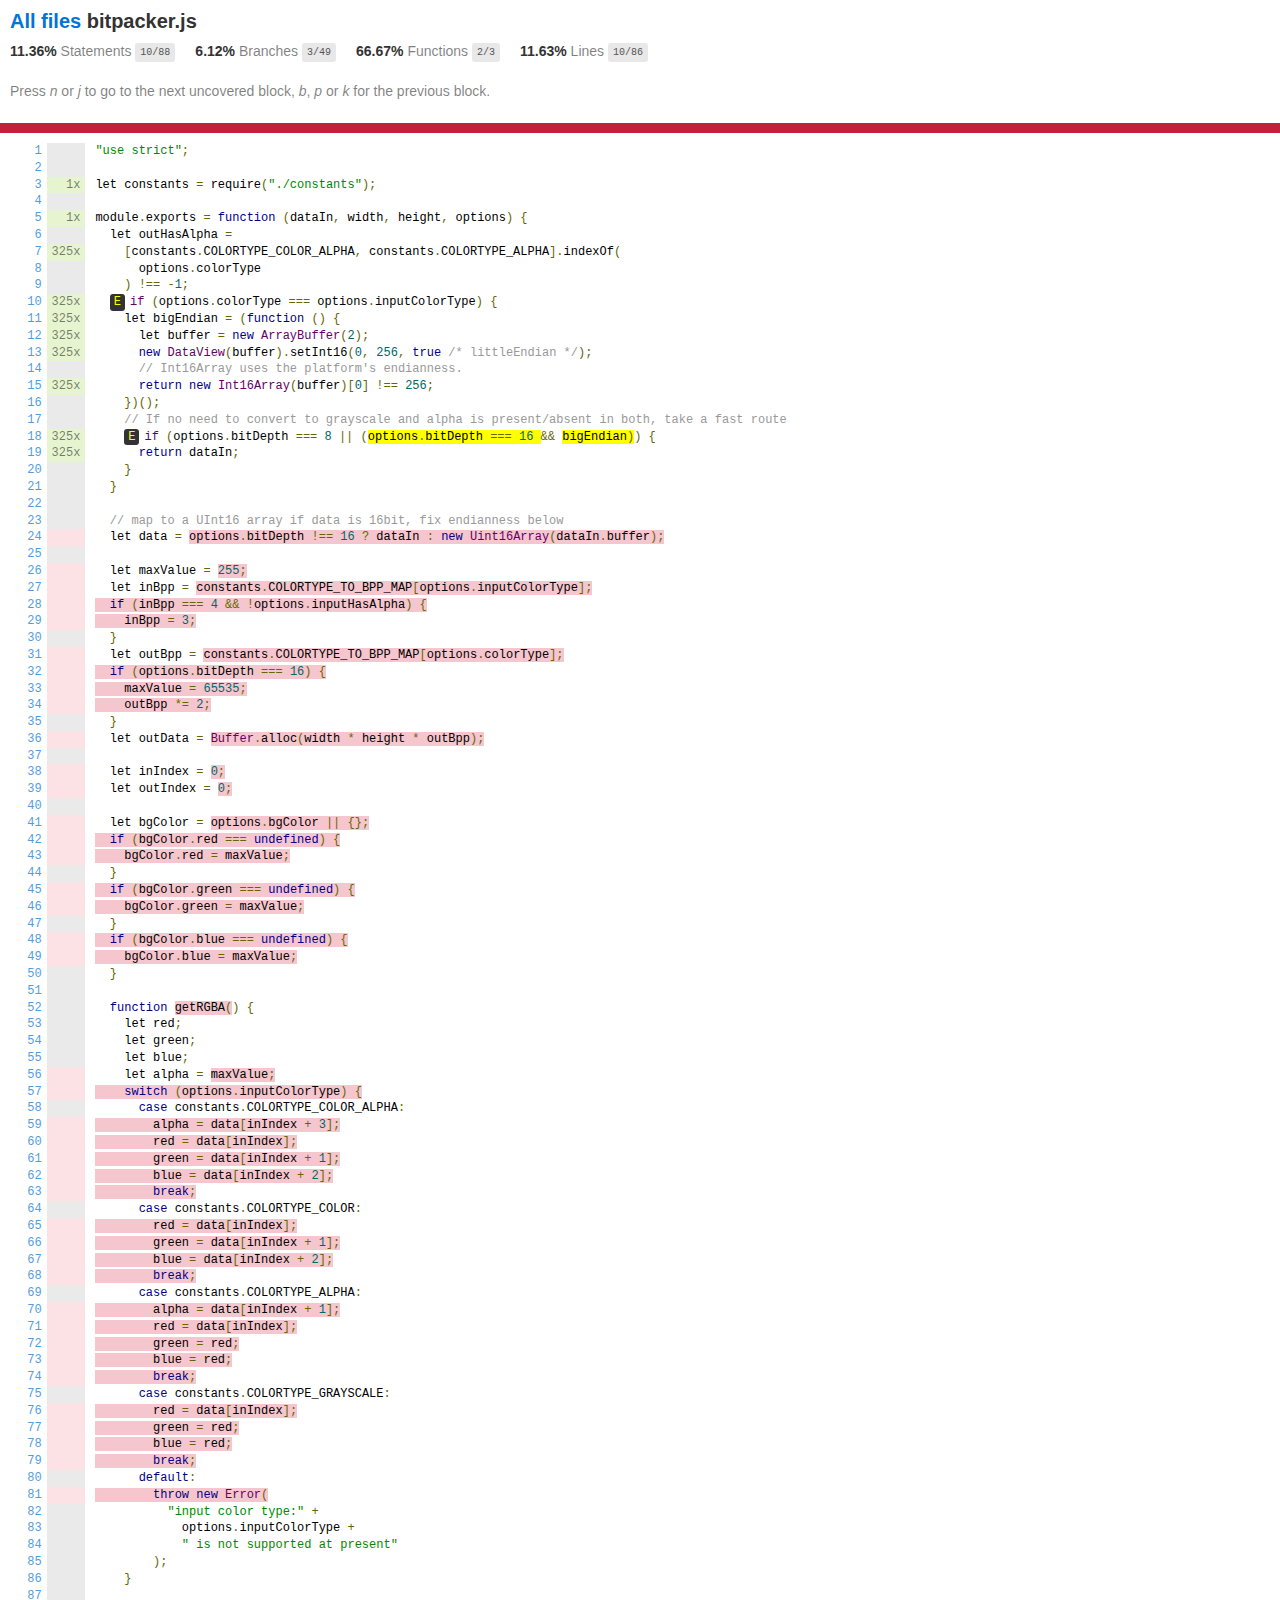
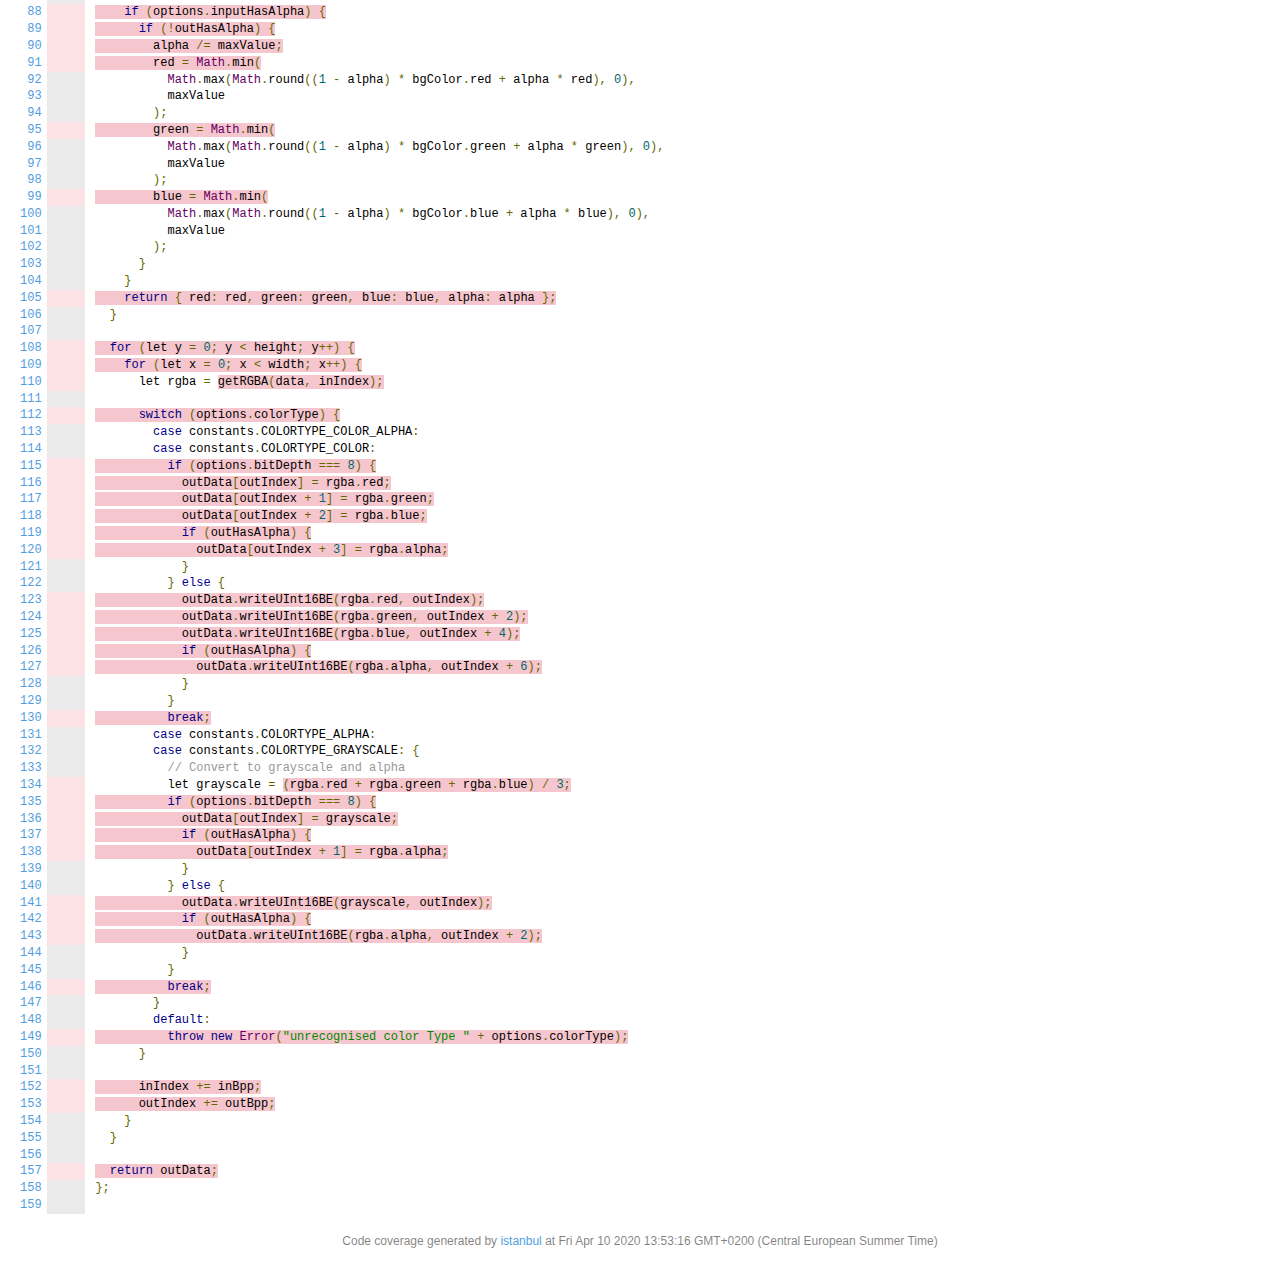
<file: node_modules/pngjs/coverage/lcov-report/bitpacker.js.html>
<!doctype html>
<html lang="en">

<head>
    <title>Code coverage report for bitpacker.js</title>
    <meta charset="utf-8" />
    <link rel="stylesheet" href="prettify.css" />
    <link rel="stylesheet" href="base.css" />
    <link rel="shortcut icon" type="image/x-icon" href="favicon.png" />
    <meta name="viewport" content="width=device-width, initial-scale=1" />
    <style type='text/css'>
        .coverage-summary .sorter {
            background-image: url(sort-arrow-sprite.png);
        }
    </style>
</head>
    
<body>
<div class='wrapper'>
    <div class='pad1'>
        <h1><a href="index.html">All files</a> bitpacker.js</h1>
        <div class='clearfix'>
            
            <div class='fl pad1y space-right2'>
                <span class="strong">11.36% </span>
                <span class="quiet">Statements</span>
                <span class='fraction'>10/88</span>
            </div>
        
            
            <div class='fl pad1y space-right2'>
                <span class="strong">6.12% </span>
                <span class="quiet">Branches</span>
                <span class='fraction'>3/49</span>
            </div>
        
            
            <div class='fl pad1y space-right2'>
                <span class="strong">66.67% </span>
                <span class="quiet">Functions</span>
                <span class='fraction'>2/3</span>
            </div>
        
            
            <div class='fl pad1y space-right2'>
                <span class="strong">11.63% </span>
                <span class="quiet">Lines</span>
                <span class='fraction'>10/86</span>
            </div>
        
            
        </div>
        <p class="quiet">
            Press <em>n</em> or <em>j</em> to go to the next uncovered block, <em>b</em>, <em>p</em> or <em>k</em> for the previous block.
        </p>
    </div>
    <div class='status-line low'></div>
    <pre><table class="coverage">
<tr><td class="line-count quiet"><a name='L1'></a><a href='#L1'>1</a>
<a name='L2'></a><a href='#L2'>2</a>
<a name='L3'></a><a href='#L3'>3</a>
<a name='L4'></a><a href='#L4'>4</a>
<a name='L5'></a><a href='#L5'>5</a>
<a name='L6'></a><a href='#L6'>6</a>
<a name='L7'></a><a href='#L7'>7</a>
<a name='L8'></a><a href='#L8'>8</a>
<a name='L9'></a><a href='#L9'>9</a>
<a name='L10'></a><a href='#L10'>10</a>
<a name='L11'></a><a href='#L11'>11</a>
<a name='L12'></a><a href='#L12'>12</a>
<a name='L13'></a><a href='#L13'>13</a>
<a name='L14'></a><a href='#L14'>14</a>
<a name='L15'></a><a href='#L15'>15</a>
<a name='L16'></a><a href='#L16'>16</a>
<a name='L17'></a><a href='#L17'>17</a>
<a name='L18'></a><a href='#L18'>18</a>
<a name='L19'></a><a href='#L19'>19</a>
<a name='L20'></a><a href='#L20'>20</a>
<a name='L21'></a><a href='#L21'>21</a>
<a name='L22'></a><a href='#L22'>22</a>
<a name='L23'></a><a href='#L23'>23</a>
<a name='L24'></a><a href='#L24'>24</a>
<a name='L25'></a><a href='#L25'>25</a>
<a name='L26'></a><a href='#L26'>26</a>
<a name='L27'></a><a href='#L27'>27</a>
<a name='L28'></a><a href='#L28'>28</a>
<a name='L29'></a><a href='#L29'>29</a>
<a name='L30'></a><a href='#L30'>30</a>
<a name='L31'></a><a href='#L31'>31</a>
<a name='L32'></a><a href='#L32'>32</a>
<a name='L33'></a><a href='#L33'>33</a>
<a name='L34'></a><a href='#L34'>34</a>
<a name='L35'></a><a href='#L35'>35</a>
<a name='L36'></a><a href='#L36'>36</a>
<a name='L37'></a><a href='#L37'>37</a>
<a name='L38'></a><a href='#L38'>38</a>
<a name='L39'></a><a href='#L39'>39</a>
<a name='L40'></a><a href='#L40'>40</a>
<a name='L41'></a><a href='#L41'>41</a>
<a name='L42'></a><a href='#L42'>42</a>
<a name='L43'></a><a href='#L43'>43</a>
<a name='L44'></a><a href='#L44'>44</a>
<a name='L45'></a><a href='#L45'>45</a>
<a name='L46'></a><a href='#L46'>46</a>
<a name='L47'></a><a href='#L47'>47</a>
<a name='L48'></a><a href='#L48'>48</a>
<a name='L49'></a><a href='#L49'>49</a>
<a name='L50'></a><a href='#L50'>50</a>
<a name='L51'></a><a href='#L51'>51</a>
<a name='L52'></a><a href='#L52'>52</a>
<a name='L53'></a><a href='#L53'>53</a>
<a name='L54'></a><a href='#L54'>54</a>
<a name='L55'></a><a href='#L55'>55</a>
<a name='L56'></a><a href='#L56'>56</a>
<a name='L57'></a><a href='#L57'>57</a>
<a name='L58'></a><a href='#L58'>58</a>
<a name='L59'></a><a href='#L59'>59</a>
<a name='L60'></a><a href='#L60'>60</a>
<a name='L61'></a><a href='#L61'>61</a>
<a name='L62'></a><a href='#L62'>62</a>
<a name='L63'></a><a href='#L63'>63</a>
<a name='L64'></a><a href='#L64'>64</a>
<a name='L65'></a><a href='#L65'>65</a>
<a name='L66'></a><a href='#L66'>66</a>
<a name='L67'></a><a href='#L67'>67</a>
<a name='L68'></a><a href='#L68'>68</a>
<a name='L69'></a><a href='#L69'>69</a>
<a name='L70'></a><a href='#L70'>70</a>
<a name='L71'></a><a href='#L71'>71</a>
<a name='L72'></a><a href='#L72'>72</a>
<a name='L73'></a><a href='#L73'>73</a>
<a name='L74'></a><a href='#L74'>74</a>
<a name='L75'></a><a href='#L75'>75</a>
<a name='L76'></a><a href='#L76'>76</a>
<a name='L77'></a><a href='#L77'>77</a>
<a name='L78'></a><a href='#L78'>78</a>
<a name='L79'></a><a href='#L79'>79</a>
<a name='L80'></a><a href='#L80'>80</a>
<a name='L81'></a><a href='#L81'>81</a>
<a name='L82'></a><a href='#L82'>82</a>
<a name='L83'></a><a href='#L83'>83</a>
<a name='L84'></a><a href='#L84'>84</a>
<a name='L85'></a><a href='#L85'>85</a>
<a name='L86'></a><a href='#L86'>86</a>
<a name='L87'></a><a href='#L87'>87</a>
<a name='L88'></a><a href='#L88'>88</a>
<a name='L89'></a><a href='#L89'>89</a>
<a name='L90'></a><a href='#L90'>90</a>
<a name='L91'></a><a href='#L91'>91</a>
<a name='L92'></a><a href='#L92'>92</a>
<a name='L93'></a><a href='#L93'>93</a>
<a name='L94'></a><a href='#L94'>94</a>
<a name='L95'></a><a href='#L95'>95</a>
<a name='L96'></a><a href='#L96'>96</a>
<a name='L97'></a><a href='#L97'>97</a>
<a name='L98'></a><a href='#L98'>98</a>
<a name='L99'></a><a href='#L99'>99</a>
<a name='L100'></a><a href='#L100'>100</a>
<a name='L101'></a><a href='#L101'>101</a>
<a name='L102'></a><a href='#L102'>102</a>
<a name='L103'></a><a href='#L103'>103</a>
<a name='L104'></a><a href='#L104'>104</a>
<a name='L105'></a><a href='#L105'>105</a>
<a name='L106'></a><a href='#L106'>106</a>
<a name='L107'></a><a href='#L107'>107</a>
<a name='L108'></a><a href='#L108'>108</a>
<a name='L109'></a><a href='#L109'>109</a>
<a name='L110'></a><a href='#L110'>110</a>
<a name='L111'></a><a href='#L111'>111</a>
<a name='L112'></a><a href='#L112'>112</a>
<a name='L113'></a><a href='#L113'>113</a>
<a name='L114'></a><a href='#L114'>114</a>
<a name='L115'></a><a href='#L115'>115</a>
<a name='L116'></a><a href='#L116'>116</a>
<a name='L117'></a><a href='#L117'>117</a>
<a name='L118'></a><a href='#L118'>118</a>
<a name='L119'></a><a href='#L119'>119</a>
<a name='L120'></a><a href='#L120'>120</a>
<a name='L121'></a><a href='#L121'>121</a>
<a name='L122'></a><a href='#L122'>122</a>
<a name='L123'></a><a href='#L123'>123</a>
<a name='L124'></a><a href='#L124'>124</a>
<a name='L125'></a><a href='#L125'>125</a>
<a name='L126'></a><a href='#L126'>126</a>
<a name='L127'></a><a href='#L127'>127</a>
<a name='L128'></a><a href='#L128'>128</a>
<a name='L129'></a><a href='#L129'>129</a>
<a name='L130'></a><a href='#L130'>130</a>
<a name='L131'></a><a href='#L131'>131</a>
<a name='L132'></a><a href='#L132'>132</a>
<a name='L133'></a><a href='#L133'>133</a>
<a name='L134'></a><a href='#L134'>134</a>
<a name='L135'></a><a href='#L135'>135</a>
<a name='L136'></a><a href='#L136'>136</a>
<a name='L137'></a><a href='#L137'>137</a>
<a name='L138'></a><a href='#L138'>138</a>
<a name='L139'></a><a href='#L139'>139</a>
<a name='L140'></a><a href='#L140'>140</a>
<a name='L141'></a><a href='#L141'>141</a>
<a name='L142'></a><a href='#L142'>142</a>
<a name='L143'></a><a href='#L143'>143</a>
<a name='L144'></a><a href='#L144'>144</a>
<a name='L145'></a><a href='#L145'>145</a>
<a name='L146'></a><a href='#L146'>146</a>
<a name='L147'></a><a href='#L147'>147</a>
<a name='L148'></a><a href='#L148'>148</a>
<a name='L149'></a><a href='#L149'>149</a>
<a name='L150'></a><a href='#L150'>150</a>
<a name='L151'></a><a href='#L151'>151</a>
<a name='L152'></a><a href='#L152'>152</a>
<a name='L153'></a><a href='#L153'>153</a>
<a name='L154'></a><a href='#L154'>154</a>
<a name='L155'></a><a href='#L155'>155</a>
<a name='L156'></a><a href='#L156'>156</a>
<a name='L157'></a><a href='#L157'>157</a>
<a name='L158'></a><a href='#L158'>158</a>
<a name='L159'></a><a href='#L159'>159</a></td><td class="line-coverage quiet"><span class="cline-any cline-neutral">&nbsp;</span>
<span class="cline-any cline-neutral">&nbsp;</span>
<span class="cline-any cline-yes">1x</span>
<span class="cline-any cline-neutral">&nbsp;</span>
<span class="cline-any cline-yes">1x</span>
<span class="cline-any cline-neutral">&nbsp;</span>
<span class="cline-any cline-yes">325x</span>
<span class="cline-any cline-neutral">&nbsp;</span>
<span class="cline-any cline-neutral">&nbsp;</span>
<span class="cline-any cline-yes">325x</span>
<span class="cline-any cline-yes">325x</span>
<span class="cline-any cline-yes">325x</span>
<span class="cline-any cline-yes">325x</span>
<span class="cline-any cline-neutral">&nbsp;</span>
<span class="cline-any cline-yes">325x</span>
<span class="cline-any cline-neutral">&nbsp;</span>
<span class="cline-any cline-neutral">&nbsp;</span>
<span class="cline-any cline-yes">325x</span>
<span class="cline-any cline-yes">325x</span>
<span class="cline-any cline-neutral">&nbsp;</span>
<span class="cline-any cline-neutral">&nbsp;</span>
<span class="cline-any cline-neutral">&nbsp;</span>
<span class="cline-any cline-neutral">&nbsp;</span>
<span class="cline-any cline-no">&nbsp;</span>
<span class="cline-any cline-neutral">&nbsp;</span>
<span class="cline-any cline-no">&nbsp;</span>
<span class="cline-any cline-no">&nbsp;</span>
<span class="cline-any cline-no">&nbsp;</span>
<span class="cline-any cline-no">&nbsp;</span>
<span class="cline-any cline-neutral">&nbsp;</span>
<span class="cline-any cline-no">&nbsp;</span>
<span class="cline-any cline-no">&nbsp;</span>
<span class="cline-any cline-no">&nbsp;</span>
<span class="cline-any cline-no">&nbsp;</span>
<span class="cline-any cline-neutral">&nbsp;</span>
<span class="cline-any cline-no">&nbsp;</span>
<span class="cline-any cline-neutral">&nbsp;</span>
<span class="cline-any cline-no">&nbsp;</span>
<span class="cline-any cline-no">&nbsp;</span>
<span class="cline-any cline-neutral">&nbsp;</span>
<span class="cline-any cline-no">&nbsp;</span>
<span class="cline-any cline-no">&nbsp;</span>
<span class="cline-any cline-no">&nbsp;</span>
<span class="cline-any cline-neutral">&nbsp;</span>
<span class="cline-any cline-no">&nbsp;</span>
<span class="cline-any cline-no">&nbsp;</span>
<span class="cline-any cline-neutral">&nbsp;</span>
<span class="cline-any cline-no">&nbsp;</span>
<span class="cline-any cline-no">&nbsp;</span>
<span class="cline-any cline-neutral">&nbsp;</span>
<span class="cline-any cline-neutral">&nbsp;</span>
<span class="cline-any cline-neutral">&nbsp;</span>
<span class="cline-any cline-neutral">&nbsp;</span>
<span class="cline-any cline-neutral">&nbsp;</span>
<span class="cline-any cline-neutral">&nbsp;</span>
<span class="cline-any cline-no">&nbsp;</span>
<span class="cline-any cline-no">&nbsp;</span>
<span class="cline-any cline-neutral">&nbsp;</span>
<span class="cline-any cline-no">&nbsp;</span>
<span class="cline-any cline-no">&nbsp;</span>
<span class="cline-any cline-no">&nbsp;</span>
<span class="cline-any cline-no">&nbsp;</span>
<span class="cline-any cline-no">&nbsp;</span>
<span class="cline-any cline-neutral">&nbsp;</span>
<span class="cline-any cline-no">&nbsp;</span>
<span class="cline-any cline-no">&nbsp;</span>
<span class="cline-any cline-no">&nbsp;</span>
<span class="cline-any cline-no">&nbsp;</span>
<span class="cline-any cline-neutral">&nbsp;</span>
<span class="cline-any cline-no">&nbsp;</span>
<span class="cline-any cline-no">&nbsp;</span>
<span class="cline-any cline-no">&nbsp;</span>
<span class="cline-any cline-no">&nbsp;</span>
<span class="cline-any cline-no">&nbsp;</span>
<span class="cline-any cline-neutral">&nbsp;</span>
<span class="cline-any cline-no">&nbsp;</span>
<span class="cline-any cline-no">&nbsp;</span>
<span class="cline-any cline-no">&nbsp;</span>
<span class="cline-any cline-no">&nbsp;</span>
<span class="cline-any cline-neutral">&nbsp;</span>
<span class="cline-any cline-no">&nbsp;</span>
<span class="cline-any cline-neutral">&nbsp;</span>
<span class="cline-any cline-neutral">&nbsp;</span>
<span class="cline-any cline-neutral">&nbsp;</span>
<span class="cline-any cline-neutral">&nbsp;</span>
<span class="cline-any cline-neutral">&nbsp;</span>
<span class="cline-any cline-neutral">&nbsp;</span>
<span class="cline-any cline-no">&nbsp;</span>
<span class="cline-any cline-no">&nbsp;</span>
<span class="cline-any cline-no">&nbsp;</span>
<span class="cline-any cline-no">&nbsp;</span>
<span class="cline-any cline-neutral">&nbsp;</span>
<span class="cline-any cline-neutral">&nbsp;</span>
<span class="cline-any cline-neutral">&nbsp;</span>
<span class="cline-any cline-no">&nbsp;</span>
<span class="cline-any cline-neutral">&nbsp;</span>
<span class="cline-any cline-neutral">&nbsp;</span>
<span class="cline-any cline-neutral">&nbsp;</span>
<span class="cline-any cline-no">&nbsp;</span>
<span class="cline-any cline-neutral">&nbsp;</span>
<span class="cline-any cline-neutral">&nbsp;</span>
<span class="cline-any cline-neutral">&nbsp;</span>
<span class="cline-any cline-neutral">&nbsp;</span>
<span class="cline-any cline-neutral">&nbsp;</span>
<span class="cline-any cline-no">&nbsp;</span>
<span class="cline-any cline-neutral">&nbsp;</span>
<span class="cline-any cline-neutral">&nbsp;</span>
<span class="cline-any cline-no">&nbsp;</span>
<span class="cline-any cline-no">&nbsp;</span>
<span class="cline-any cline-no">&nbsp;</span>
<span class="cline-any cline-neutral">&nbsp;</span>
<span class="cline-any cline-no">&nbsp;</span>
<span class="cline-any cline-neutral">&nbsp;</span>
<span class="cline-any cline-neutral">&nbsp;</span>
<span class="cline-any cline-no">&nbsp;</span>
<span class="cline-any cline-no">&nbsp;</span>
<span class="cline-any cline-no">&nbsp;</span>
<span class="cline-any cline-no">&nbsp;</span>
<span class="cline-any cline-no">&nbsp;</span>
<span class="cline-any cline-no">&nbsp;</span>
<span class="cline-any cline-neutral">&nbsp;</span>
<span class="cline-any cline-neutral">&nbsp;</span>
<span class="cline-any cline-no">&nbsp;</span>
<span class="cline-any cline-no">&nbsp;</span>
<span class="cline-any cline-no">&nbsp;</span>
<span class="cline-any cline-no">&nbsp;</span>
<span class="cline-any cline-no">&nbsp;</span>
<span class="cline-any cline-neutral">&nbsp;</span>
<span class="cline-any cline-neutral">&nbsp;</span>
<span class="cline-any cline-no">&nbsp;</span>
<span class="cline-any cline-neutral">&nbsp;</span>
<span class="cline-any cline-neutral">&nbsp;</span>
<span class="cline-any cline-neutral">&nbsp;</span>
<span class="cline-any cline-no">&nbsp;</span>
<span class="cline-any cline-no">&nbsp;</span>
<span class="cline-any cline-no">&nbsp;</span>
<span class="cline-any cline-no">&nbsp;</span>
<span class="cline-any cline-no">&nbsp;</span>
<span class="cline-any cline-neutral">&nbsp;</span>
<span class="cline-any cline-neutral">&nbsp;</span>
<span class="cline-any cline-no">&nbsp;</span>
<span class="cline-any cline-no">&nbsp;</span>
<span class="cline-any cline-no">&nbsp;</span>
<span class="cline-any cline-neutral">&nbsp;</span>
<span class="cline-any cline-neutral">&nbsp;</span>
<span class="cline-any cline-no">&nbsp;</span>
<span class="cline-any cline-neutral">&nbsp;</span>
<span class="cline-any cline-neutral">&nbsp;</span>
<span class="cline-any cline-no">&nbsp;</span>
<span class="cline-any cline-neutral">&nbsp;</span>
<span class="cline-any cline-neutral">&nbsp;</span>
<span class="cline-any cline-no">&nbsp;</span>
<span class="cline-any cline-no">&nbsp;</span>
<span class="cline-any cline-neutral">&nbsp;</span>
<span class="cline-any cline-neutral">&nbsp;</span>
<span class="cline-any cline-neutral">&nbsp;</span>
<span class="cline-any cline-no">&nbsp;</span>
<span class="cline-any cline-neutral">&nbsp;</span>
<span class="cline-any cline-neutral">&nbsp;</span></td><td class="text"><pre class="prettyprint lang-js">"use strict";
&nbsp;
let constants = require("./constants");
&nbsp;
module.exports = function (dataIn, width, height, options) {
  let outHasAlpha =
    [constants.COLORTYPE_COLOR_ALPHA, constants.COLORTYPE_ALPHA].indexOf(
      options.colorType
    ) !== -1;
  <span class="missing-if-branch" title="else path not taken" >E</span>if (options.colorType === options.inputColorType) {
    let bigEndian = (function () {
      let buffer = new ArrayBuffer(2);
      new DataView(buffer).setInt16(0, 256, true /* littleEndian */);
      // Int16Array uses the platform's endianness.
      return new Int16Array(buffer)[0] !== 256;
    })();
    // If no need to convert to grayscale and alpha is present/absent in both, take a fast route
    <span class="missing-if-branch" title="else path not taken" >E</span>if (options.bitDepth === 8 || (<span class="branch-1 cbranch-no" title="branch not covered" >options.bitDepth === 16 </span>&amp;&amp; <span class="branch-2 cbranch-no" title="branch not covered" >bigEndian)</span>) {
      return dataIn;
    }
  }
&nbsp;
  // map to a UInt16 array if data is 16bit, fix endianness below
  let data = <span class="cstat-no" title="statement not covered" >options.bitDepth !== 16 ? dataIn : new Uint16Array(dataIn.buffer);</span>
&nbsp;
  let maxValue = <span class="cstat-no" title="statement not covered" >255;</span>
  let inBpp = <span class="cstat-no" title="statement not covered" >constants.COLORTYPE_TO_BPP_MAP[options.inputColorType];</span>
<span class="cstat-no" title="statement not covered" >  if (inBpp === 4 &amp;&amp; !options.inputHasAlpha) {</span>
<span class="cstat-no" title="statement not covered" >    inBpp = 3;</span>
  }
  let outBpp = <span class="cstat-no" title="statement not covered" >constants.COLORTYPE_TO_BPP_MAP[options.colorType];</span>
<span class="cstat-no" title="statement not covered" >  if (options.bitDepth === 16) {</span>
<span class="cstat-no" title="statement not covered" >    maxValue = 65535;</span>
<span class="cstat-no" title="statement not covered" >    outBpp *= 2;</span>
  }
  let outData = <span class="cstat-no" title="statement not covered" >Buffer.alloc(width * height * outBpp);</span>
&nbsp;
  let inIndex = <span class="cstat-no" title="statement not covered" >0;</span>
  let outIndex = <span class="cstat-no" title="statement not covered" >0;</span>
&nbsp;
  let bgColor = <span class="cstat-no" title="statement not covered" >options.bgColor || {};</span>
<span class="cstat-no" title="statement not covered" >  if (bgColor.red === undefined) {</span>
<span class="cstat-no" title="statement not covered" >    bgColor.red = maxValue;</span>
  }
<span class="cstat-no" title="statement not covered" >  if (bgColor.green === undefined) {</span>
<span class="cstat-no" title="statement not covered" >    bgColor.green = maxValue;</span>
  }
<span class="cstat-no" title="statement not covered" >  if (bgColor.blue === undefined) {</span>
<span class="cstat-no" title="statement not covered" >    bgColor.blue = maxValue;</span>
  }
&nbsp;
  function <span class="fstat-no" title="function not covered" >getRGBA(</span>) {
    let red;
    let green;
    let blue;
    let alpha = <span class="cstat-no" title="statement not covered" >maxValue;</span>
<span class="cstat-no" title="statement not covered" >    switch (options.inputColorType) {</span>
      case constants.COLORTYPE_COLOR_ALPHA:
<span class="cstat-no" title="statement not covered" >        alpha = data[inIndex + 3];</span>
<span class="cstat-no" title="statement not covered" >        red = data[inIndex];</span>
<span class="cstat-no" title="statement not covered" >        green = data[inIndex + 1];</span>
<span class="cstat-no" title="statement not covered" >        blue = data[inIndex + 2];</span>
<span class="cstat-no" title="statement not covered" >        break;</span>
      case constants.COLORTYPE_COLOR:
<span class="cstat-no" title="statement not covered" >        red = data[inIndex];</span>
<span class="cstat-no" title="statement not covered" >        green = data[inIndex + 1];</span>
<span class="cstat-no" title="statement not covered" >        blue = data[inIndex + 2];</span>
<span class="cstat-no" title="statement not covered" >        break;</span>
      case constants.COLORTYPE_ALPHA:
<span class="cstat-no" title="statement not covered" >        alpha = data[inIndex + 1];</span>
<span class="cstat-no" title="statement not covered" >        red = data[inIndex];</span>
<span class="cstat-no" title="statement not covered" >        green = red;</span>
<span class="cstat-no" title="statement not covered" >        blue = red;</span>
<span class="cstat-no" title="statement not covered" >        break;</span>
      case constants.COLORTYPE_GRAYSCALE:
<span class="cstat-no" title="statement not covered" >        red = data[inIndex];</span>
<span class="cstat-no" title="statement not covered" >        green = red;</span>
<span class="cstat-no" title="statement not covered" >        blue = red;</span>
<span class="cstat-no" title="statement not covered" >        break;</span>
      default:
<span class="cstat-no" title="statement not covered" >        throw new Error(</span>
          "input color type:" +
            options.inputColorType +
            " is not supported at present"
        );
    }
&nbsp;
<span class="cstat-no" title="statement not covered" >    if (options.inputHasAlpha) {</span>
<span class="cstat-no" title="statement not covered" >      if (!outHasAlpha) {</span>
<span class="cstat-no" title="statement not covered" >        alpha /= maxValue;</span>
<span class="cstat-no" title="statement not covered" >        red = Math.min(</span>
          Math.max(Math.round((1 - alpha) * bgColor.red + alpha * red), 0),
          maxValue
        );
<span class="cstat-no" title="statement not covered" >        green = Math.min(</span>
          Math.max(Math.round((1 - alpha) * bgColor.green + alpha * green), 0),
          maxValue
        );
<span class="cstat-no" title="statement not covered" >        blue = Math.min(</span>
          Math.max(Math.round((1 - alpha) * bgColor.blue + alpha * blue), 0),
          maxValue
        );
      }
    }
<span class="cstat-no" title="statement not covered" >    return { red: red, green: green, blue: blue, alpha: alpha };</span>
  }
&nbsp;
<span class="cstat-no" title="statement not covered" >  for (let y = <span class="cstat-no" title="statement not covered" >0;</span> y &lt; height; y++) {</span>
<span class="cstat-no" title="statement not covered" >    for (let x = <span class="cstat-no" title="statement not covered" >0;</span> x &lt; width; x++) {</span>
      let rgba = <span class="cstat-no" title="statement not covered" >getRGBA(data, inIndex);</span>
&nbsp;
<span class="cstat-no" title="statement not covered" >      switch (options.colorType) {</span>
        case constants.COLORTYPE_COLOR_ALPHA:
        case constants.COLORTYPE_COLOR:
<span class="cstat-no" title="statement not covered" >          if (options.bitDepth === 8) {</span>
<span class="cstat-no" title="statement not covered" >            outData[outIndex] = rgba.red;</span>
<span class="cstat-no" title="statement not covered" >            outData[outIndex + 1] = rgba.green;</span>
<span class="cstat-no" title="statement not covered" >            outData[outIndex + 2] = rgba.blue;</span>
<span class="cstat-no" title="statement not covered" >            if (outHasAlpha) {</span>
<span class="cstat-no" title="statement not covered" >              outData[outIndex + 3] = rgba.alpha;</span>
            }
          } else {
<span class="cstat-no" title="statement not covered" >            outData.writeUInt16BE(rgba.red, outIndex);</span>
<span class="cstat-no" title="statement not covered" >            outData.writeUInt16BE(rgba.green, outIndex + 2);</span>
<span class="cstat-no" title="statement not covered" >            outData.writeUInt16BE(rgba.blue, outIndex + 4);</span>
<span class="cstat-no" title="statement not covered" >            if (outHasAlpha) {</span>
<span class="cstat-no" title="statement not covered" >              outData.writeUInt16BE(rgba.alpha, outIndex + 6);</span>
            }
          }
<span class="cstat-no" title="statement not covered" >          break;</span>
        case constants.COLORTYPE_ALPHA:
        case constants.COLORTYPE_GRAYSCALE: {
          // Convert to grayscale and alpha
          let grayscale = <span class="cstat-no" title="statement not covered" >(rgba.red + rgba.green + rgba.blue) / 3;</span>
<span class="cstat-no" title="statement not covered" >          if (options.bitDepth === 8) {</span>
<span class="cstat-no" title="statement not covered" >            outData[outIndex] = grayscale;</span>
<span class="cstat-no" title="statement not covered" >            if (outHasAlpha) {</span>
<span class="cstat-no" title="statement not covered" >              outData[outIndex + 1] = rgba.alpha;</span>
            }
          } else {
<span class="cstat-no" title="statement not covered" >            outData.writeUInt16BE(grayscale, outIndex);</span>
<span class="cstat-no" title="statement not covered" >            if (outHasAlpha) {</span>
<span class="cstat-no" title="statement not covered" >              outData.writeUInt16BE(rgba.alpha, outIndex + 2);</span>
            }
          }
<span class="cstat-no" title="statement not covered" >          break;</span>
        }
        default:
<span class="cstat-no" title="statement not covered" >          throw new Error("unrecognised color Type " + options.colorType);</span>
      }
&nbsp;
<span class="cstat-no" title="statement not covered" >      inIndex += inBpp;</span>
<span class="cstat-no" title="statement not covered" >      outIndex += outBpp;</span>
    }
  }
&nbsp;
<span class="cstat-no" title="statement not covered" >  return outData;</span>
};
&nbsp;</pre></td></tr></table></pre>

                <div class='push'></div><!-- for sticky footer -->
            </div><!-- /wrapper -->
            <div class='footer quiet pad2 space-top1 center small'>
                Code coverage generated by
                <a href="https://istanbul.js.org/" target="_blank">istanbul</a>
                at Fri Apr 10 2020 13:53:16 GMT+0200 (Central European Summer Time)
            </div>
        </div>
        <script src="prettify.js"></script>
        <script>
            window.onload = function () {
                prettyPrint();
            };
        </script>
        <script src="sorter.js"></script>
        <script src="block-navigation.js"></script>
    </body>
</html>
</file>
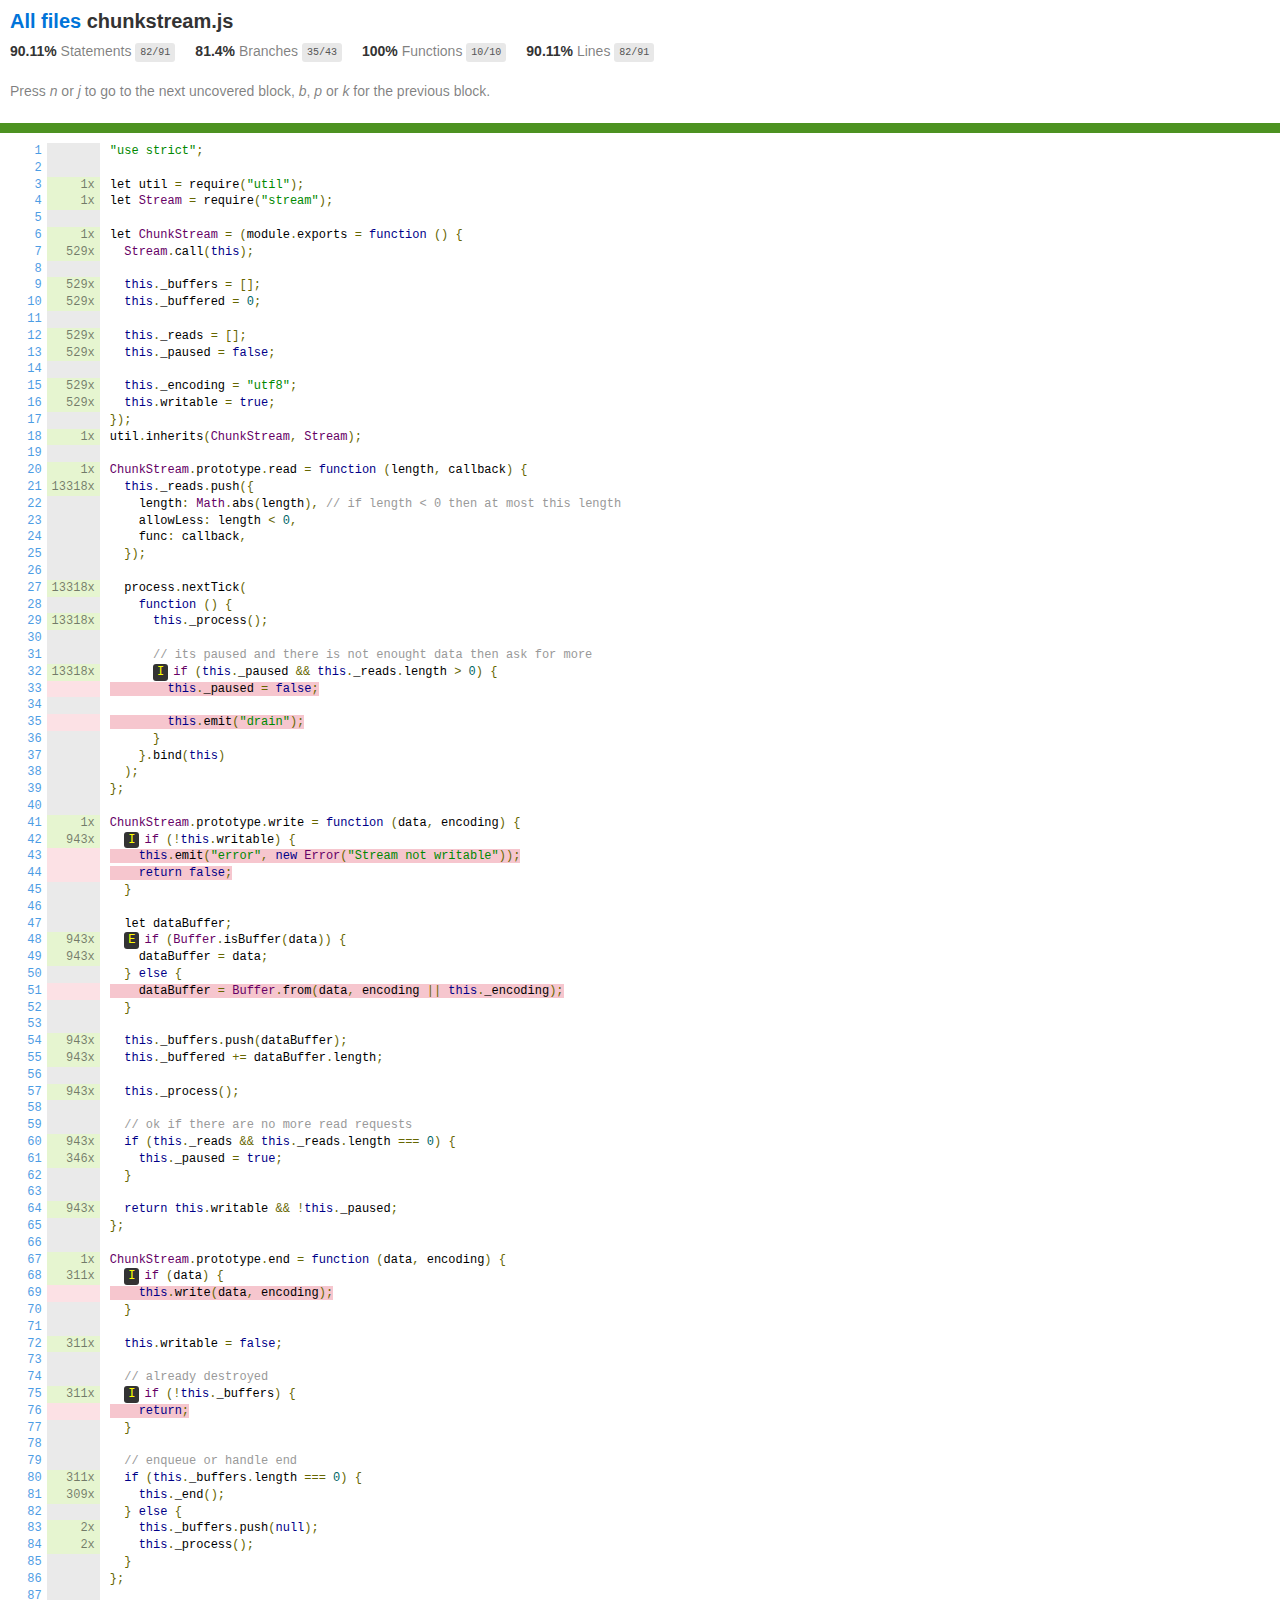
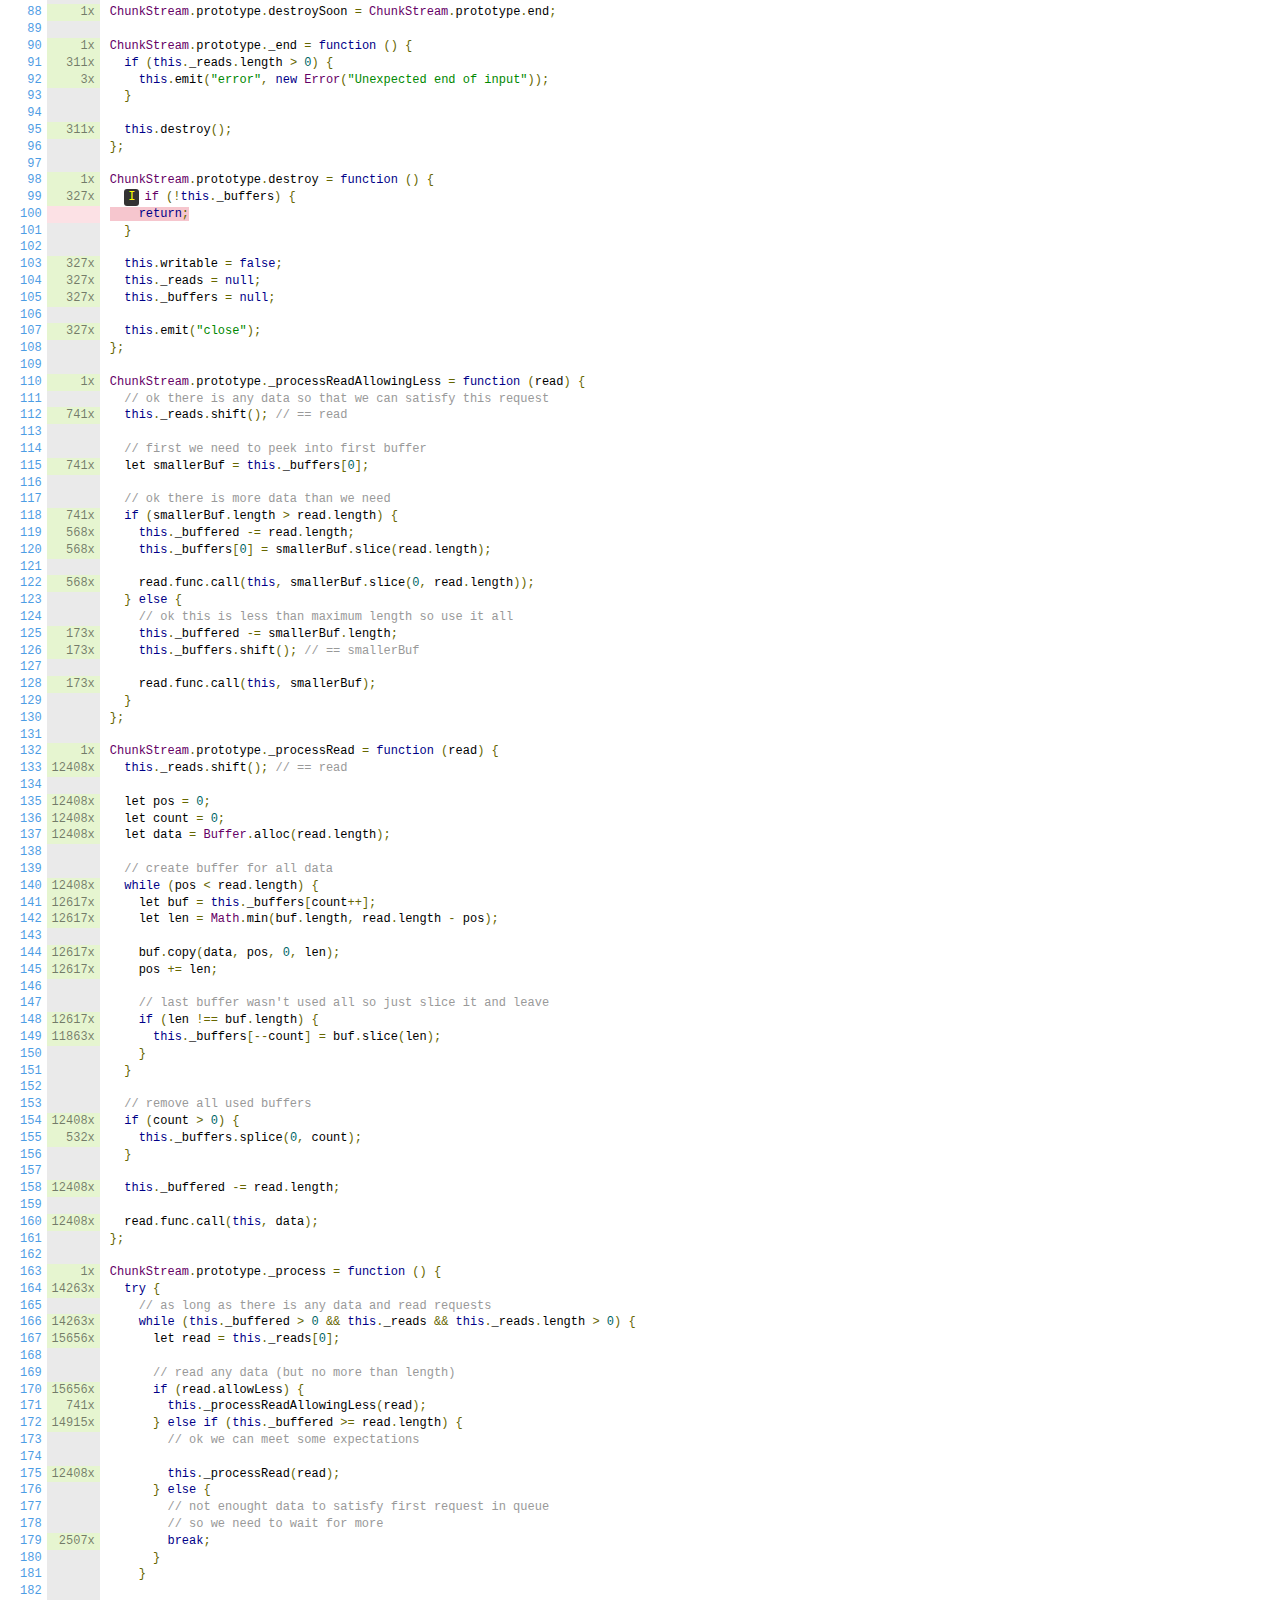
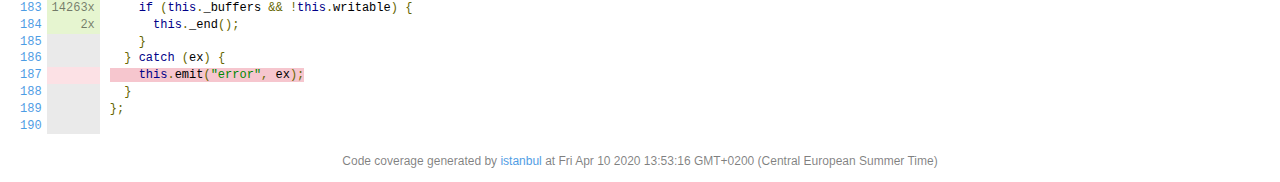
<file: node_modules/pngjs/coverage/lcov-report/chunkstream.js.html>
<!doctype html>
<html lang="en">

<head>
    <title>Code coverage report for chunkstream.js</title>
    <meta charset="utf-8" />
    <link rel="stylesheet" href="prettify.css" />
    <link rel="stylesheet" href="base.css" />
    <link rel="shortcut icon" type="image/x-icon" href="favicon.png" />
    <meta name="viewport" content="width=device-width, initial-scale=1" />
    <style type='text/css'>
        .coverage-summary .sorter {
            background-image: url(sort-arrow-sprite.png);
        }
    </style>
</head>
    
<body>
<div class='wrapper'>
    <div class='pad1'>
        <h1><a href="index.html">All files</a> chunkstream.js</h1>
        <div class='clearfix'>
            
            <div class='fl pad1y space-right2'>
                <span class="strong">90.11% </span>
                <span class="quiet">Statements</span>
                <span class='fraction'>82/91</span>
            </div>
        
            
            <div class='fl pad1y space-right2'>
                <span class="strong">81.4% </span>
                <span class="quiet">Branches</span>
                <span class='fraction'>35/43</span>
            </div>
        
            
            <div class='fl pad1y space-right2'>
                <span class="strong">100% </span>
                <span class="quiet">Functions</span>
                <span class='fraction'>10/10</span>
            </div>
        
            
            <div class='fl pad1y space-right2'>
                <span class="strong">90.11% </span>
                <span class="quiet">Lines</span>
                <span class='fraction'>82/91</span>
            </div>
        
            
        </div>
        <p class="quiet">
            Press <em>n</em> or <em>j</em> to go to the next uncovered block, <em>b</em>, <em>p</em> or <em>k</em> for the previous block.
        </p>
    </div>
    <div class='status-line high'></div>
    <pre><table class="coverage">
<tr><td class="line-count quiet"><a name='L1'></a><a href='#L1'>1</a>
<a name='L2'></a><a href='#L2'>2</a>
<a name='L3'></a><a href='#L3'>3</a>
<a name='L4'></a><a href='#L4'>4</a>
<a name='L5'></a><a href='#L5'>5</a>
<a name='L6'></a><a href='#L6'>6</a>
<a name='L7'></a><a href='#L7'>7</a>
<a name='L8'></a><a href='#L8'>8</a>
<a name='L9'></a><a href='#L9'>9</a>
<a name='L10'></a><a href='#L10'>10</a>
<a name='L11'></a><a href='#L11'>11</a>
<a name='L12'></a><a href='#L12'>12</a>
<a name='L13'></a><a href='#L13'>13</a>
<a name='L14'></a><a href='#L14'>14</a>
<a name='L15'></a><a href='#L15'>15</a>
<a name='L16'></a><a href='#L16'>16</a>
<a name='L17'></a><a href='#L17'>17</a>
<a name='L18'></a><a href='#L18'>18</a>
<a name='L19'></a><a href='#L19'>19</a>
<a name='L20'></a><a href='#L20'>20</a>
<a name='L21'></a><a href='#L21'>21</a>
<a name='L22'></a><a href='#L22'>22</a>
<a name='L23'></a><a href='#L23'>23</a>
<a name='L24'></a><a href='#L24'>24</a>
<a name='L25'></a><a href='#L25'>25</a>
<a name='L26'></a><a href='#L26'>26</a>
<a name='L27'></a><a href='#L27'>27</a>
<a name='L28'></a><a href='#L28'>28</a>
<a name='L29'></a><a href='#L29'>29</a>
<a name='L30'></a><a href='#L30'>30</a>
<a name='L31'></a><a href='#L31'>31</a>
<a name='L32'></a><a href='#L32'>32</a>
<a name='L33'></a><a href='#L33'>33</a>
<a name='L34'></a><a href='#L34'>34</a>
<a name='L35'></a><a href='#L35'>35</a>
<a name='L36'></a><a href='#L36'>36</a>
<a name='L37'></a><a href='#L37'>37</a>
<a name='L38'></a><a href='#L38'>38</a>
<a name='L39'></a><a href='#L39'>39</a>
<a name='L40'></a><a href='#L40'>40</a>
<a name='L41'></a><a href='#L41'>41</a>
<a name='L42'></a><a href='#L42'>42</a>
<a name='L43'></a><a href='#L43'>43</a>
<a name='L44'></a><a href='#L44'>44</a>
<a name='L45'></a><a href='#L45'>45</a>
<a name='L46'></a><a href='#L46'>46</a>
<a name='L47'></a><a href='#L47'>47</a>
<a name='L48'></a><a href='#L48'>48</a>
<a name='L49'></a><a href='#L49'>49</a>
<a name='L50'></a><a href='#L50'>50</a>
<a name='L51'></a><a href='#L51'>51</a>
<a name='L52'></a><a href='#L52'>52</a>
<a name='L53'></a><a href='#L53'>53</a>
<a name='L54'></a><a href='#L54'>54</a>
<a name='L55'></a><a href='#L55'>55</a>
<a name='L56'></a><a href='#L56'>56</a>
<a name='L57'></a><a href='#L57'>57</a>
<a name='L58'></a><a href='#L58'>58</a>
<a name='L59'></a><a href='#L59'>59</a>
<a name='L60'></a><a href='#L60'>60</a>
<a name='L61'></a><a href='#L61'>61</a>
<a name='L62'></a><a href='#L62'>62</a>
<a name='L63'></a><a href='#L63'>63</a>
<a name='L64'></a><a href='#L64'>64</a>
<a name='L65'></a><a href='#L65'>65</a>
<a name='L66'></a><a href='#L66'>66</a>
<a name='L67'></a><a href='#L67'>67</a>
<a name='L68'></a><a href='#L68'>68</a>
<a name='L69'></a><a href='#L69'>69</a>
<a name='L70'></a><a href='#L70'>70</a>
<a name='L71'></a><a href='#L71'>71</a>
<a name='L72'></a><a href='#L72'>72</a>
<a name='L73'></a><a href='#L73'>73</a>
<a name='L74'></a><a href='#L74'>74</a>
<a name='L75'></a><a href='#L75'>75</a>
<a name='L76'></a><a href='#L76'>76</a>
<a name='L77'></a><a href='#L77'>77</a>
<a name='L78'></a><a href='#L78'>78</a>
<a name='L79'></a><a href='#L79'>79</a>
<a name='L80'></a><a href='#L80'>80</a>
<a name='L81'></a><a href='#L81'>81</a>
<a name='L82'></a><a href='#L82'>82</a>
<a name='L83'></a><a href='#L83'>83</a>
<a name='L84'></a><a href='#L84'>84</a>
<a name='L85'></a><a href='#L85'>85</a>
<a name='L86'></a><a href='#L86'>86</a>
<a name='L87'></a><a href='#L87'>87</a>
<a name='L88'></a><a href='#L88'>88</a>
<a name='L89'></a><a href='#L89'>89</a>
<a name='L90'></a><a href='#L90'>90</a>
<a name='L91'></a><a href='#L91'>91</a>
<a name='L92'></a><a href='#L92'>92</a>
<a name='L93'></a><a href='#L93'>93</a>
<a name='L94'></a><a href='#L94'>94</a>
<a name='L95'></a><a href='#L95'>95</a>
<a name='L96'></a><a href='#L96'>96</a>
<a name='L97'></a><a href='#L97'>97</a>
<a name='L98'></a><a href='#L98'>98</a>
<a name='L99'></a><a href='#L99'>99</a>
<a name='L100'></a><a href='#L100'>100</a>
<a name='L101'></a><a href='#L101'>101</a>
<a name='L102'></a><a href='#L102'>102</a>
<a name='L103'></a><a href='#L103'>103</a>
<a name='L104'></a><a href='#L104'>104</a>
<a name='L105'></a><a href='#L105'>105</a>
<a name='L106'></a><a href='#L106'>106</a>
<a name='L107'></a><a href='#L107'>107</a>
<a name='L108'></a><a href='#L108'>108</a>
<a name='L109'></a><a href='#L109'>109</a>
<a name='L110'></a><a href='#L110'>110</a>
<a name='L111'></a><a href='#L111'>111</a>
<a name='L112'></a><a href='#L112'>112</a>
<a name='L113'></a><a href='#L113'>113</a>
<a name='L114'></a><a href='#L114'>114</a>
<a name='L115'></a><a href='#L115'>115</a>
<a name='L116'></a><a href='#L116'>116</a>
<a name='L117'></a><a href='#L117'>117</a>
<a name='L118'></a><a href='#L118'>118</a>
<a name='L119'></a><a href='#L119'>119</a>
<a name='L120'></a><a href='#L120'>120</a>
<a name='L121'></a><a href='#L121'>121</a>
<a name='L122'></a><a href='#L122'>122</a>
<a name='L123'></a><a href='#L123'>123</a>
<a name='L124'></a><a href='#L124'>124</a>
<a name='L125'></a><a href='#L125'>125</a>
<a name='L126'></a><a href='#L126'>126</a>
<a name='L127'></a><a href='#L127'>127</a>
<a name='L128'></a><a href='#L128'>128</a>
<a name='L129'></a><a href='#L129'>129</a>
<a name='L130'></a><a href='#L130'>130</a>
<a name='L131'></a><a href='#L131'>131</a>
<a name='L132'></a><a href='#L132'>132</a>
<a name='L133'></a><a href='#L133'>133</a>
<a name='L134'></a><a href='#L134'>134</a>
<a name='L135'></a><a href='#L135'>135</a>
<a name='L136'></a><a href='#L136'>136</a>
<a name='L137'></a><a href='#L137'>137</a>
<a name='L138'></a><a href='#L138'>138</a>
<a name='L139'></a><a href='#L139'>139</a>
<a name='L140'></a><a href='#L140'>140</a>
<a name='L141'></a><a href='#L141'>141</a>
<a name='L142'></a><a href='#L142'>142</a>
<a name='L143'></a><a href='#L143'>143</a>
<a name='L144'></a><a href='#L144'>144</a>
<a name='L145'></a><a href='#L145'>145</a>
<a name='L146'></a><a href='#L146'>146</a>
<a name='L147'></a><a href='#L147'>147</a>
<a name='L148'></a><a href='#L148'>148</a>
<a name='L149'></a><a href='#L149'>149</a>
<a name='L150'></a><a href='#L150'>150</a>
<a name='L151'></a><a href='#L151'>151</a>
<a name='L152'></a><a href='#L152'>152</a>
<a name='L153'></a><a href='#L153'>153</a>
<a name='L154'></a><a href='#L154'>154</a>
<a name='L155'></a><a href='#L155'>155</a>
<a name='L156'></a><a href='#L156'>156</a>
<a name='L157'></a><a href='#L157'>157</a>
<a name='L158'></a><a href='#L158'>158</a>
<a name='L159'></a><a href='#L159'>159</a>
<a name='L160'></a><a href='#L160'>160</a>
<a name='L161'></a><a href='#L161'>161</a>
<a name='L162'></a><a href='#L162'>162</a>
<a name='L163'></a><a href='#L163'>163</a>
<a name='L164'></a><a href='#L164'>164</a>
<a name='L165'></a><a href='#L165'>165</a>
<a name='L166'></a><a href='#L166'>166</a>
<a name='L167'></a><a href='#L167'>167</a>
<a name='L168'></a><a href='#L168'>168</a>
<a name='L169'></a><a href='#L169'>169</a>
<a name='L170'></a><a href='#L170'>170</a>
<a name='L171'></a><a href='#L171'>171</a>
<a name='L172'></a><a href='#L172'>172</a>
<a name='L173'></a><a href='#L173'>173</a>
<a name='L174'></a><a href='#L174'>174</a>
<a name='L175'></a><a href='#L175'>175</a>
<a name='L176'></a><a href='#L176'>176</a>
<a name='L177'></a><a href='#L177'>177</a>
<a name='L178'></a><a href='#L178'>178</a>
<a name='L179'></a><a href='#L179'>179</a>
<a name='L180'></a><a href='#L180'>180</a>
<a name='L181'></a><a href='#L181'>181</a>
<a name='L182'></a><a href='#L182'>182</a>
<a name='L183'></a><a href='#L183'>183</a>
<a name='L184'></a><a href='#L184'>184</a>
<a name='L185'></a><a href='#L185'>185</a>
<a name='L186'></a><a href='#L186'>186</a>
<a name='L187'></a><a href='#L187'>187</a>
<a name='L188'></a><a href='#L188'>188</a>
<a name='L189'></a><a href='#L189'>189</a>
<a name='L190'></a><a href='#L190'>190</a></td><td class="line-coverage quiet"><span class="cline-any cline-neutral">&nbsp;</span>
<span class="cline-any cline-neutral">&nbsp;</span>
<span class="cline-any cline-yes">1x</span>
<span class="cline-any cline-yes">1x</span>
<span class="cline-any cline-neutral">&nbsp;</span>
<span class="cline-any cline-yes">1x</span>
<span class="cline-any cline-yes">529x</span>
<span class="cline-any cline-neutral">&nbsp;</span>
<span class="cline-any cline-yes">529x</span>
<span class="cline-any cline-yes">529x</span>
<span class="cline-any cline-neutral">&nbsp;</span>
<span class="cline-any cline-yes">529x</span>
<span class="cline-any cline-yes">529x</span>
<span class="cline-any cline-neutral">&nbsp;</span>
<span class="cline-any cline-yes">529x</span>
<span class="cline-any cline-yes">529x</span>
<span class="cline-any cline-neutral">&nbsp;</span>
<span class="cline-any cline-yes">1x</span>
<span class="cline-any cline-neutral">&nbsp;</span>
<span class="cline-any cline-yes">1x</span>
<span class="cline-any cline-yes">13318x</span>
<span class="cline-any cline-neutral">&nbsp;</span>
<span class="cline-any cline-neutral">&nbsp;</span>
<span class="cline-any cline-neutral">&nbsp;</span>
<span class="cline-any cline-neutral">&nbsp;</span>
<span class="cline-any cline-neutral">&nbsp;</span>
<span class="cline-any cline-yes">13318x</span>
<span class="cline-any cline-neutral">&nbsp;</span>
<span class="cline-any cline-yes">13318x</span>
<span class="cline-any cline-neutral">&nbsp;</span>
<span class="cline-any cline-neutral">&nbsp;</span>
<span class="cline-any cline-yes">13318x</span>
<span class="cline-any cline-no">&nbsp;</span>
<span class="cline-any cline-neutral">&nbsp;</span>
<span class="cline-any cline-no">&nbsp;</span>
<span class="cline-any cline-neutral">&nbsp;</span>
<span class="cline-any cline-neutral">&nbsp;</span>
<span class="cline-any cline-neutral">&nbsp;</span>
<span class="cline-any cline-neutral">&nbsp;</span>
<span class="cline-any cline-neutral">&nbsp;</span>
<span class="cline-any cline-yes">1x</span>
<span class="cline-any cline-yes">943x</span>
<span class="cline-any cline-no">&nbsp;</span>
<span class="cline-any cline-no">&nbsp;</span>
<span class="cline-any cline-neutral">&nbsp;</span>
<span class="cline-any cline-neutral">&nbsp;</span>
<span class="cline-any cline-neutral">&nbsp;</span>
<span class="cline-any cline-yes">943x</span>
<span class="cline-any cline-yes">943x</span>
<span class="cline-any cline-neutral">&nbsp;</span>
<span class="cline-any cline-no">&nbsp;</span>
<span class="cline-any cline-neutral">&nbsp;</span>
<span class="cline-any cline-neutral">&nbsp;</span>
<span class="cline-any cline-yes">943x</span>
<span class="cline-any cline-yes">943x</span>
<span class="cline-any cline-neutral">&nbsp;</span>
<span class="cline-any cline-yes">943x</span>
<span class="cline-any cline-neutral">&nbsp;</span>
<span class="cline-any cline-neutral">&nbsp;</span>
<span class="cline-any cline-yes">943x</span>
<span class="cline-any cline-yes">346x</span>
<span class="cline-any cline-neutral">&nbsp;</span>
<span class="cline-any cline-neutral">&nbsp;</span>
<span class="cline-any cline-yes">943x</span>
<span class="cline-any cline-neutral">&nbsp;</span>
<span class="cline-any cline-neutral">&nbsp;</span>
<span class="cline-any cline-yes">1x</span>
<span class="cline-any cline-yes">311x</span>
<span class="cline-any cline-no">&nbsp;</span>
<span class="cline-any cline-neutral">&nbsp;</span>
<span class="cline-any cline-neutral">&nbsp;</span>
<span class="cline-any cline-yes">311x</span>
<span class="cline-any cline-neutral">&nbsp;</span>
<span class="cline-any cline-neutral">&nbsp;</span>
<span class="cline-any cline-yes">311x</span>
<span class="cline-any cline-no">&nbsp;</span>
<span class="cline-any cline-neutral">&nbsp;</span>
<span class="cline-any cline-neutral">&nbsp;</span>
<span class="cline-any cline-neutral">&nbsp;</span>
<span class="cline-any cline-yes">311x</span>
<span class="cline-any cline-yes">309x</span>
<span class="cline-any cline-neutral">&nbsp;</span>
<span class="cline-any cline-yes">2x</span>
<span class="cline-any cline-yes">2x</span>
<span class="cline-any cline-neutral">&nbsp;</span>
<span class="cline-any cline-neutral">&nbsp;</span>
<span class="cline-any cline-neutral">&nbsp;</span>
<span class="cline-any cline-yes">1x</span>
<span class="cline-any cline-neutral">&nbsp;</span>
<span class="cline-any cline-yes">1x</span>
<span class="cline-any cline-yes">311x</span>
<span class="cline-any cline-yes">3x</span>
<span class="cline-any cline-neutral">&nbsp;</span>
<span class="cline-any cline-neutral">&nbsp;</span>
<span class="cline-any cline-yes">311x</span>
<span class="cline-any cline-neutral">&nbsp;</span>
<span class="cline-any cline-neutral">&nbsp;</span>
<span class="cline-any cline-yes">1x</span>
<span class="cline-any cline-yes">327x</span>
<span class="cline-any cline-no">&nbsp;</span>
<span class="cline-any cline-neutral">&nbsp;</span>
<span class="cline-any cline-neutral">&nbsp;</span>
<span class="cline-any cline-yes">327x</span>
<span class="cline-any cline-yes">327x</span>
<span class="cline-any cline-yes">327x</span>
<span class="cline-any cline-neutral">&nbsp;</span>
<span class="cline-any cline-yes">327x</span>
<span class="cline-any cline-neutral">&nbsp;</span>
<span class="cline-any cline-neutral">&nbsp;</span>
<span class="cline-any cline-yes">1x</span>
<span class="cline-any cline-neutral">&nbsp;</span>
<span class="cline-any cline-yes">741x</span>
<span class="cline-any cline-neutral">&nbsp;</span>
<span class="cline-any cline-neutral">&nbsp;</span>
<span class="cline-any cline-yes">741x</span>
<span class="cline-any cline-neutral">&nbsp;</span>
<span class="cline-any cline-neutral">&nbsp;</span>
<span class="cline-any cline-yes">741x</span>
<span class="cline-any cline-yes">568x</span>
<span class="cline-any cline-yes">568x</span>
<span class="cline-any cline-neutral">&nbsp;</span>
<span class="cline-any cline-yes">568x</span>
<span class="cline-any cline-neutral">&nbsp;</span>
<span class="cline-any cline-neutral">&nbsp;</span>
<span class="cline-any cline-yes">173x</span>
<span class="cline-any cline-yes">173x</span>
<span class="cline-any cline-neutral">&nbsp;</span>
<span class="cline-any cline-yes">173x</span>
<span class="cline-any cline-neutral">&nbsp;</span>
<span class="cline-any cline-neutral">&nbsp;</span>
<span class="cline-any cline-neutral">&nbsp;</span>
<span class="cline-any cline-yes">1x</span>
<span class="cline-any cline-yes">12408x</span>
<span class="cline-any cline-neutral">&nbsp;</span>
<span class="cline-any cline-yes">12408x</span>
<span class="cline-any cline-yes">12408x</span>
<span class="cline-any cline-yes">12408x</span>
<span class="cline-any cline-neutral">&nbsp;</span>
<span class="cline-any cline-neutral">&nbsp;</span>
<span class="cline-any cline-yes">12408x</span>
<span class="cline-any cline-yes">12617x</span>
<span class="cline-any cline-yes">12617x</span>
<span class="cline-any cline-neutral">&nbsp;</span>
<span class="cline-any cline-yes">12617x</span>
<span class="cline-any cline-yes">12617x</span>
<span class="cline-any cline-neutral">&nbsp;</span>
<span class="cline-any cline-neutral">&nbsp;</span>
<span class="cline-any cline-yes">12617x</span>
<span class="cline-any cline-yes">11863x</span>
<span class="cline-any cline-neutral">&nbsp;</span>
<span class="cline-any cline-neutral">&nbsp;</span>
<span class="cline-any cline-neutral">&nbsp;</span>
<span class="cline-any cline-neutral">&nbsp;</span>
<span class="cline-any cline-yes">12408x</span>
<span class="cline-any cline-yes">532x</span>
<span class="cline-any cline-neutral">&nbsp;</span>
<span class="cline-any cline-neutral">&nbsp;</span>
<span class="cline-any cline-yes">12408x</span>
<span class="cline-any cline-neutral">&nbsp;</span>
<span class="cline-any cline-yes">12408x</span>
<span class="cline-any cline-neutral">&nbsp;</span>
<span class="cline-any cline-neutral">&nbsp;</span>
<span class="cline-any cline-yes">1x</span>
<span class="cline-any cline-yes">14263x</span>
<span class="cline-any cline-neutral">&nbsp;</span>
<span class="cline-any cline-yes">14263x</span>
<span class="cline-any cline-yes">15656x</span>
<span class="cline-any cline-neutral">&nbsp;</span>
<span class="cline-any cline-neutral">&nbsp;</span>
<span class="cline-any cline-yes">15656x</span>
<span class="cline-any cline-yes">741x</span>
<span class="cline-any cline-yes">14915x</span>
<span class="cline-any cline-neutral">&nbsp;</span>
<span class="cline-any cline-neutral">&nbsp;</span>
<span class="cline-any cline-yes">12408x</span>
<span class="cline-any cline-neutral">&nbsp;</span>
<span class="cline-any cline-neutral">&nbsp;</span>
<span class="cline-any cline-neutral">&nbsp;</span>
<span class="cline-any cline-yes">2507x</span>
<span class="cline-any cline-neutral">&nbsp;</span>
<span class="cline-any cline-neutral">&nbsp;</span>
<span class="cline-any cline-neutral">&nbsp;</span>
<span class="cline-any cline-yes">14263x</span>
<span class="cline-any cline-yes">2x</span>
<span class="cline-any cline-neutral">&nbsp;</span>
<span class="cline-any cline-neutral">&nbsp;</span>
<span class="cline-any cline-no">&nbsp;</span>
<span class="cline-any cline-neutral">&nbsp;</span>
<span class="cline-any cline-neutral">&nbsp;</span>
<span class="cline-any cline-neutral">&nbsp;</span></td><td class="text"><pre class="prettyprint lang-js">"use strict";
&nbsp;
let util = require("util");
let Stream = require("stream");
&nbsp;
let ChunkStream = (module.exports = function () {
  Stream.call(this);
&nbsp;
  this._buffers = [];
  this._buffered = 0;
&nbsp;
  this._reads = [];
  this._paused = false;
&nbsp;
  this._encoding = "utf8";
  this.writable = true;
});
util.inherits(ChunkStream, Stream);
&nbsp;
ChunkStream.prototype.read = function (length, callback) {
  this._reads.push({
    length: Math.abs(length), // if length &lt; 0 then at most this length
    allowLess: length &lt; 0,
    func: callback,
  });
&nbsp;
  process.nextTick(
    function () {
      this._process();
&nbsp;
      // its paused and there is not enought data then ask for more
      <span class="missing-if-branch" title="if path not taken" >I</span>if (this._paused &amp;&amp; this._reads.length &gt; 0) {
<span class="cstat-no" title="statement not covered" >        this._paused = false;</span>
&nbsp;
<span class="cstat-no" title="statement not covered" >        this.emit("drain");</span>
      }
    }.bind(this)
  );
};
&nbsp;
ChunkStream.prototype.write = function (data, encoding) {
  <span class="missing-if-branch" title="if path not taken" >I</span>if (!this.writable) {
<span class="cstat-no" title="statement not covered" >    this.emit("error", new Error("Stream not writable"));</span>
<span class="cstat-no" title="statement not covered" >    return false;</span>
  }
&nbsp;
  let dataBuffer;
  <span class="missing-if-branch" title="else path not taken" >E</span>if (Buffer.isBuffer(data)) {
    dataBuffer = data;
  } else {
<span class="cstat-no" title="statement not covered" >    dataBuffer = Buffer.from(data, encoding || this._encoding);</span>
  }
&nbsp;
  this._buffers.push(dataBuffer);
  this._buffered += dataBuffer.length;
&nbsp;
  this._process();
&nbsp;
  // ok if there are no more read requests
  if (this._reads &amp;&amp; this._reads.length === 0) {
    this._paused = true;
  }
&nbsp;
  return this.writable &amp;&amp; !this._paused;
};
&nbsp;
ChunkStream.prototype.end = function (data, encoding) {
  <span class="missing-if-branch" title="if path not taken" >I</span>if (data) {
<span class="cstat-no" title="statement not covered" >    this.write(data, encoding);</span>
  }
&nbsp;
  this.writable = false;
&nbsp;
  // already destroyed
  <span class="missing-if-branch" title="if path not taken" >I</span>if (!this._buffers) {
<span class="cstat-no" title="statement not covered" >    return;</span>
  }
&nbsp;
  // enqueue or handle end
  if (this._buffers.length === 0) {
    this._end();
  } else {
    this._buffers.push(null);
    this._process();
  }
};
&nbsp;
ChunkStream.prototype.destroySoon = ChunkStream.prototype.end;
&nbsp;
ChunkStream.prototype._end = function () {
  if (this._reads.length &gt; 0) {
    this.emit("error", new Error("Unexpected end of input"));
  }
&nbsp;
  this.destroy();
};
&nbsp;
ChunkStream.prototype.destroy = function () {
  <span class="missing-if-branch" title="if path not taken" >I</span>if (!this._buffers) {
<span class="cstat-no" title="statement not covered" >    return;</span>
  }
&nbsp;
  this.writable = false;
  this._reads = null;
  this._buffers = null;
&nbsp;
  this.emit("close");
};
&nbsp;
ChunkStream.prototype._processReadAllowingLess = function (read) {
  // ok there is any data so that we can satisfy this request
  this._reads.shift(); // == read
&nbsp;
  // first we need to peek into first buffer
  let smallerBuf = this._buffers[0];
&nbsp;
  // ok there is more data than we need
  if (smallerBuf.length &gt; read.length) {
    this._buffered -= read.length;
    this._buffers[0] = smallerBuf.slice(read.length);
&nbsp;
    read.func.call(this, smallerBuf.slice(0, read.length));
  } else {
    // ok this is less than maximum length so use it all
    this._buffered -= smallerBuf.length;
    this._buffers.shift(); // == smallerBuf
&nbsp;
    read.func.call(this, smallerBuf);
  }
};
&nbsp;
ChunkStream.prototype._processRead = function (read) {
  this._reads.shift(); // == read
&nbsp;
  let pos = 0;
  let count = 0;
  let data = Buffer.alloc(read.length);
&nbsp;
  // create buffer for all data
  while (pos &lt; read.length) {
    let buf = this._buffers[count++];
    let len = Math.min(buf.length, read.length - pos);
&nbsp;
    buf.copy(data, pos, 0, len);
    pos += len;
&nbsp;
    // last buffer wasn't used all so just slice it and leave
    if (len !== buf.length) {
      this._buffers[--count] = buf.slice(len);
    }
  }
&nbsp;
  // remove all used buffers
  if (count &gt; 0) {
    this._buffers.splice(0, count);
  }
&nbsp;
  this._buffered -= read.length;
&nbsp;
  read.func.call(this, data);
};
&nbsp;
ChunkStream.prototype._process = function () {
  try {
    // as long as there is any data and read requests
    while (this._buffered &gt; 0 &amp;&amp; this._reads &amp;&amp; this._reads.length &gt; 0) {
      let read = this._reads[0];
&nbsp;
      // read any data (but no more than length)
      if (read.allowLess) {
        this._processReadAllowingLess(read);
      } else if (this._buffered &gt;= read.length) {
        // ok we can meet some expectations
&nbsp;
        this._processRead(read);
      } else {
        // not enought data to satisfy first request in queue
        // so we need to wait for more
        break;
      }
    }
&nbsp;
    if (this._buffers &amp;&amp; !this.writable) {
      this._end();
    }
  } catch (ex) {
<span class="cstat-no" title="statement not covered" >    this.emit("error", ex);</span>
  }
};
&nbsp;</pre></td></tr></table></pre>

                <div class='push'></div><!-- for sticky footer -->
            </div><!-- /wrapper -->
            <div class='footer quiet pad2 space-top1 center small'>
                Code coverage generated by
                <a href="https://istanbul.js.org/" target="_blank">istanbul</a>
                at Fri Apr 10 2020 13:53:16 GMT+0200 (Central European Summer Time)
            </div>
        </div>
        <script src="prettify.js"></script>
        <script>
            window.onload = function () {
                prettyPrint();
            };
        </script>
        <script src="sorter.js"></script>
        <script src="block-navigation.js"></script>
    </body>
</html>
</file>
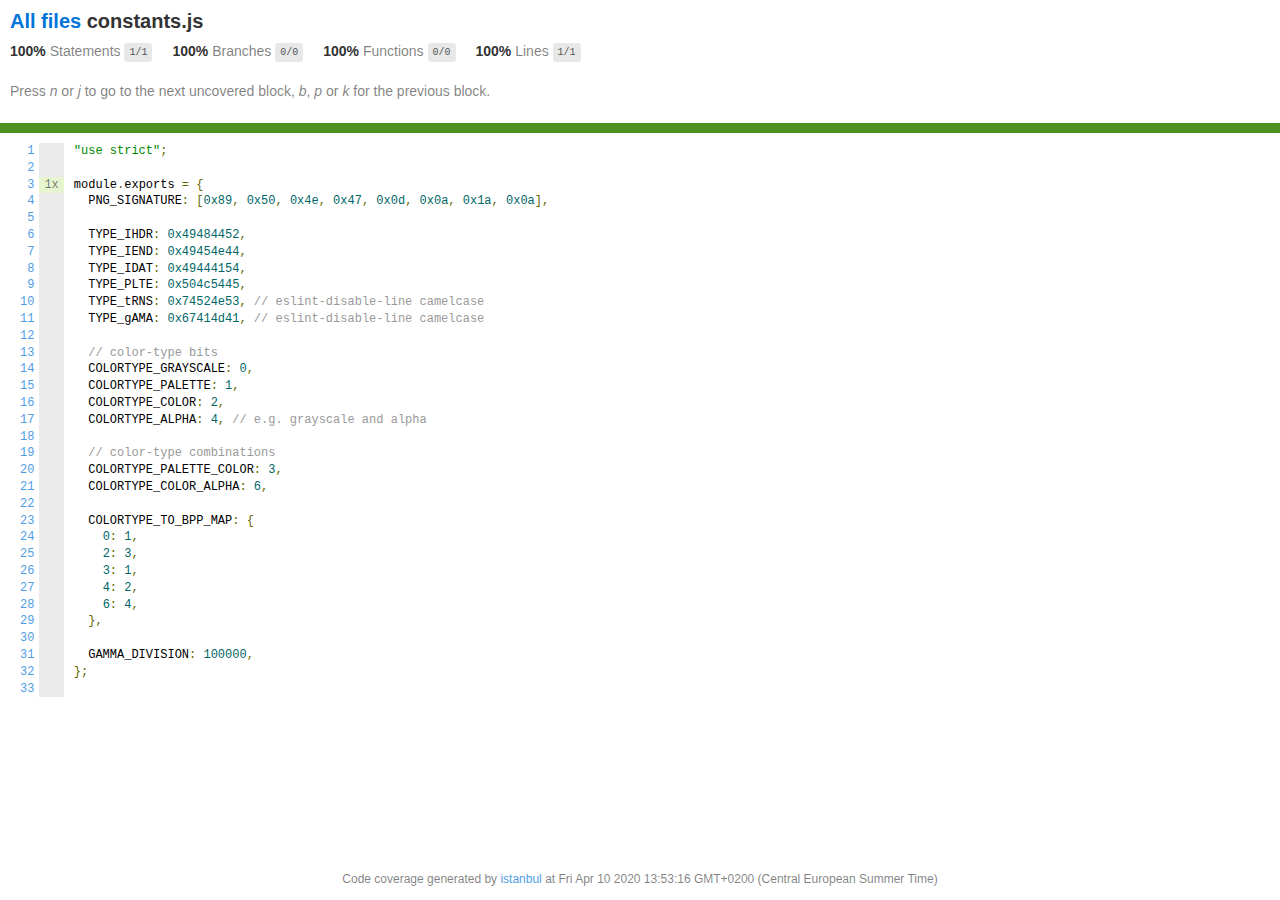
<file: node_modules/pngjs/coverage/lcov-report/constants.js.html>
<!doctype html>
<html lang="en">

<head>
    <title>Code coverage report for constants.js</title>
    <meta charset="utf-8" />
    <link rel="stylesheet" href="prettify.css" />
    <link rel="stylesheet" href="base.css" />
    <link rel="shortcut icon" type="image/x-icon" href="favicon.png" />
    <meta name="viewport" content="width=device-width, initial-scale=1" />
    <style type='text/css'>
        .coverage-summary .sorter {
            background-image: url(sort-arrow-sprite.png);
        }
    </style>
</head>
    
<body>
<div class='wrapper'>
    <div class='pad1'>
        <h1><a href="index.html">All files</a> constants.js</h1>
        <div class='clearfix'>
            
            <div class='fl pad1y space-right2'>
                <span class="strong">100% </span>
                <span class="quiet">Statements</span>
                <span class='fraction'>1/1</span>
            </div>
        
            
            <div class='fl pad1y space-right2'>
                <span class="strong">100% </span>
                <span class="quiet">Branches</span>
                <span class='fraction'>0/0</span>
            </div>
        
            
            <div class='fl pad1y space-right2'>
                <span class="strong">100% </span>
                <span class="quiet">Functions</span>
                <span class='fraction'>0/0</span>
            </div>
        
            
            <div class='fl pad1y space-right2'>
                <span class="strong">100% </span>
                <span class="quiet">Lines</span>
                <span class='fraction'>1/1</span>
            </div>
        
            
        </div>
        <p class="quiet">
            Press <em>n</em> or <em>j</em> to go to the next uncovered block, <em>b</em>, <em>p</em> or <em>k</em> for the previous block.
        </p>
    </div>
    <div class='status-line high'></div>
    <pre><table class="coverage">
<tr><td class="line-count quiet"><a name='L1'></a><a href='#L1'>1</a>
<a name='L2'></a><a href='#L2'>2</a>
<a name='L3'></a><a href='#L3'>3</a>
<a name='L4'></a><a href='#L4'>4</a>
<a name='L5'></a><a href='#L5'>5</a>
<a name='L6'></a><a href='#L6'>6</a>
<a name='L7'></a><a href='#L7'>7</a>
<a name='L8'></a><a href='#L8'>8</a>
<a name='L9'></a><a href='#L9'>9</a>
<a name='L10'></a><a href='#L10'>10</a>
<a name='L11'></a><a href='#L11'>11</a>
<a name='L12'></a><a href='#L12'>12</a>
<a name='L13'></a><a href='#L13'>13</a>
<a name='L14'></a><a href='#L14'>14</a>
<a name='L15'></a><a href='#L15'>15</a>
<a name='L16'></a><a href='#L16'>16</a>
<a name='L17'></a><a href='#L17'>17</a>
<a name='L18'></a><a href='#L18'>18</a>
<a name='L19'></a><a href='#L19'>19</a>
<a name='L20'></a><a href='#L20'>20</a>
<a name='L21'></a><a href='#L21'>21</a>
<a name='L22'></a><a href='#L22'>22</a>
<a name='L23'></a><a href='#L23'>23</a>
<a name='L24'></a><a href='#L24'>24</a>
<a name='L25'></a><a href='#L25'>25</a>
<a name='L26'></a><a href='#L26'>26</a>
<a name='L27'></a><a href='#L27'>27</a>
<a name='L28'></a><a href='#L28'>28</a>
<a name='L29'></a><a href='#L29'>29</a>
<a name='L30'></a><a href='#L30'>30</a>
<a name='L31'></a><a href='#L31'>31</a>
<a name='L32'></a><a href='#L32'>32</a>
<a name='L33'></a><a href='#L33'>33</a></td><td class="line-coverage quiet"><span class="cline-any cline-neutral">&nbsp;</span>
<span class="cline-any cline-neutral">&nbsp;</span>
<span class="cline-any cline-yes">1x</span>
<span class="cline-any cline-neutral">&nbsp;</span>
<span class="cline-any cline-neutral">&nbsp;</span>
<span class="cline-any cline-neutral">&nbsp;</span>
<span class="cline-any cline-neutral">&nbsp;</span>
<span class="cline-any cline-neutral">&nbsp;</span>
<span class="cline-any cline-neutral">&nbsp;</span>
<span class="cline-any cline-neutral">&nbsp;</span>
<span class="cline-any cline-neutral">&nbsp;</span>
<span class="cline-any cline-neutral">&nbsp;</span>
<span class="cline-any cline-neutral">&nbsp;</span>
<span class="cline-any cline-neutral">&nbsp;</span>
<span class="cline-any cline-neutral">&nbsp;</span>
<span class="cline-any cline-neutral">&nbsp;</span>
<span class="cline-any cline-neutral">&nbsp;</span>
<span class="cline-any cline-neutral">&nbsp;</span>
<span class="cline-any cline-neutral">&nbsp;</span>
<span class="cline-any cline-neutral">&nbsp;</span>
<span class="cline-any cline-neutral">&nbsp;</span>
<span class="cline-any cline-neutral">&nbsp;</span>
<span class="cline-any cline-neutral">&nbsp;</span>
<span class="cline-any cline-neutral">&nbsp;</span>
<span class="cline-any cline-neutral">&nbsp;</span>
<span class="cline-any cline-neutral">&nbsp;</span>
<span class="cline-any cline-neutral">&nbsp;</span>
<span class="cline-any cline-neutral">&nbsp;</span>
<span class="cline-any cline-neutral">&nbsp;</span>
<span class="cline-any cline-neutral">&nbsp;</span>
<span class="cline-any cline-neutral">&nbsp;</span>
<span class="cline-any cline-neutral">&nbsp;</span>
<span class="cline-any cline-neutral">&nbsp;</span></td><td class="text"><pre class="prettyprint lang-js">"use strict";
&nbsp;
module.exports = {
  PNG_SIGNATURE: [0x89, 0x50, 0x4e, 0x47, 0x0d, 0x0a, 0x1a, 0x0a],
&nbsp;
  TYPE_IHDR: 0x49484452,
  TYPE_IEND: 0x49454e44,
  TYPE_IDAT: 0x49444154,
  TYPE_PLTE: 0x504c5445,
  TYPE_tRNS: 0x74524e53, // eslint-disable-line camelcase
  TYPE_gAMA: 0x67414d41, // eslint-disable-line camelcase
&nbsp;
  // color-type bits
  COLORTYPE_GRAYSCALE: 0,
  COLORTYPE_PALETTE: 1,
  COLORTYPE_COLOR: 2,
  COLORTYPE_ALPHA: 4, // e.g. grayscale and alpha
&nbsp;
  // color-type combinations
  COLORTYPE_PALETTE_COLOR: 3,
  COLORTYPE_COLOR_ALPHA: 6,
&nbsp;
  COLORTYPE_TO_BPP_MAP: {
    0: 1,
    2: 3,
    3: 1,
    4: 2,
    6: 4,
  },
&nbsp;
  GAMMA_DIVISION: 100000,
};
&nbsp;</pre></td></tr></table></pre>

                <div class='push'></div><!-- for sticky footer -->
            </div><!-- /wrapper -->
            <div class='footer quiet pad2 space-top1 center small'>
                Code coverage generated by
                <a href="https://istanbul.js.org/" target="_blank">istanbul</a>
                at Fri Apr 10 2020 13:53:16 GMT+0200 (Central European Summer Time)
            </div>
        </div>
        <script src="prettify.js"></script>
        <script>
            window.onload = function () {
                prettyPrint();
            };
        </script>
        <script src="sorter.js"></script>
        <script src="block-navigation.js"></script>
    </body>
</html>
</file>
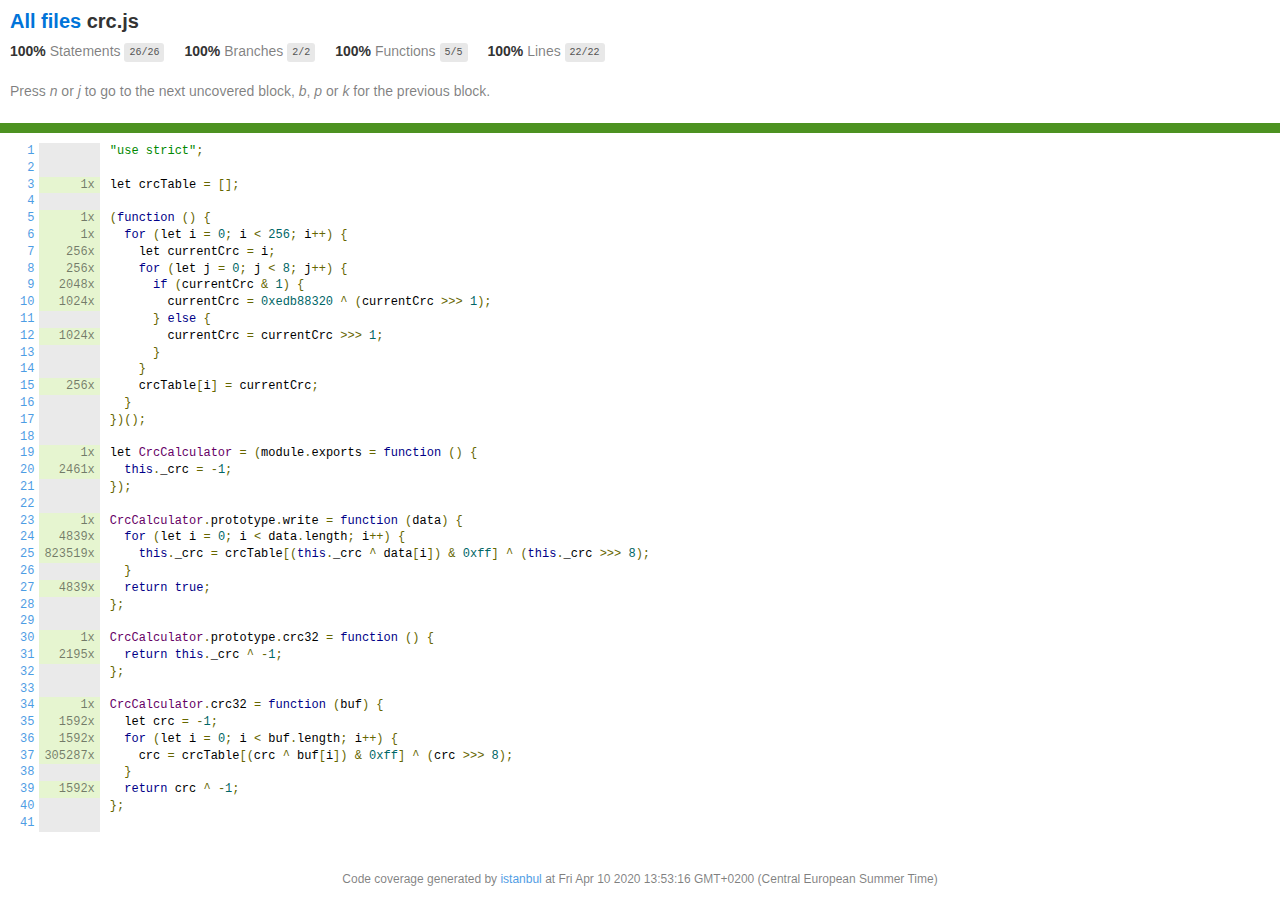
<file: node_modules/pngjs/coverage/lcov-report/crc.js.html>
<!doctype html>
<html lang="en">

<head>
    <title>Code coverage report for crc.js</title>
    <meta charset="utf-8" />
    <link rel="stylesheet" href="prettify.css" />
    <link rel="stylesheet" href="base.css" />
    <link rel="shortcut icon" type="image/x-icon" href="favicon.png" />
    <meta name="viewport" content="width=device-width, initial-scale=1" />
    <style type='text/css'>
        .coverage-summary .sorter {
            background-image: url(sort-arrow-sprite.png);
        }
    </style>
</head>
    
<body>
<div class='wrapper'>
    <div class='pad1'>
        <h1><a href="index.html">All files</a> crc.js</h1>
        <div class='clearfix'>
            
            <div class='fl pad1y space-right2'>
                <span class="strong">100% </span>
                <span class="quiet">Statements</span>
                <span class='fraction'>26/26</span>
            </div>
        
            
            <div class='fl pad1y space-right2'>
                <span class="strong">100% </span>
                <span class="quiet">Branches</span>
                <span class='fraction'>2/2</span>
            </div>
        
            
            <div class='fl pad1y space-right2'>
                <span class="strong">100% </span>
                <span class="quiet">Functions</span>
                <span class='fraction'>5/5</span>
            </div>
        
            
            <div class='fl pad1y space-right2'>
                <span class="strong">100% </span>
                <span class="quiet">Lines</span>
                <span class='fraction'>22/22</span>
            </div>
        
            
        </div>
        <p class="quiet">
            Press <em>n</em> or <em>j</em> to go to the next uncovered block, <em>b</em>, <em>p</em> or <em>k</em> for the previous block.
        </p>
    </div>
    <div class='status-line high'></div>
    <pre><table class="coverage">
<tr><td class="line-count quiet"><a name='L1'></a><a href='#L1'>1</a>
<a name='L2'></a><a href='#L2'>2</a>
<a name='L3'></a><a href='#L3'>3</a>
<a name='L4'></a><a href='#L4'>4</a>
<a name='L5'></a><a href='#L5'>5</a>
<a name='L6'></a><a href='#L6'>6</a>
<a name='L7'></a><a href='#L7'>7</a>
<a name='L8'></a><a href='#L8'>8</a>
<a name='L9'></a><a href='#L9'>9</a>
<a name='L10'></a><a href='#L10'>10</a>
<a name='L11'></a><a href='#L11'>11</a>
<a name='L12'></a><a href='#L12'>12</a>
<a name='L13'></a><a href='#L13'>13</a>
<a name='L14'></a><a href='#L14'>14</a>
<a name='L15'></a><a href='#L15'>15</a>
<a name='L16'></a><a href='#L16'>16</a>
<a name='L17'></a><a href='#L17'>17</a>
<a name='L18'></a><a href='#L18'>18</a>
<a name='L19'></a><a href='#L19'>19</a>
<a name='L20'></a><a href='#L20'>20</a>
<a name='L21'></a><a href='#L21'>21</a>
<a name='L22'></a><a href='#L22'>22</a>
<a name='L23'></a><a href='#L23'>23</a>
<a name='L24'></a><a href='#L24'>24</a>
<a name='L25'></a><a href='#L25'>25</a>
<a name='L26'></a><a href='#L26'>26</a>
<a name='L27'></a><a href='#L27'>27</a>
<a name='L28'></a><a href='#L28'>28</a>
<a name='L29'></a><a href='#L29'>29</a>
<a name='L30'></a><a href='#L30'>30</a>
<a name='L31'></a><a href='#L31'>31</a>
<a name='L32'></a><a href='#L32'>32</a>
<a name='L33'></a><a href='#L33'>33</a>
<a name='L34'></a><a href='#L34'>34</a>
<a name='L35'></a><a href='#L35'>35</a>
<a name='L36'></a><a href='#L36'>36</a>
<a name='L37'></a><a href='#L37'>37</a>
<a name='L38'></a><a href='#L38'>38</a>
<a name='L39'></a><a href='#L39'>39</a>
<a name='L40'></a><a href='#L40'>40</a>
<a name='L41'></a><a href='#L41'>41</a></td><td class="line-coverage quiet"><span class="cline-any cline-neutral">&nbsp;</span>
<span class="cline-any cline-neutral">&nbsp;</span>
<span class="cline-any cline-yes">1x</span>
<span class="cline-any cline-neutral">&nbsp;</span>
<span class="cline-any cline-yes">1x</span>
<span class="cline-any cline-yes">1x</span>
<span class="cline-any cline-yes">256x</span>
<span class="cline-any cline-yes">256x</span>
<span class="cline-any cline-yes">2048x</span>
<span class="cline-any cline-yes">1024x</span>
<span class="cline-any cline-neutral">&nbsp;</span>
<span class="cline-any cline-yes">1024x</span>
<span class="cline-any cline-neutral">&nbsp;</span>
<span class="cline-any cline-neutral">&nbsp;</span>
<span class="cline-any cline-yes">256x</span>
<span class="cline-any cline-neutral">&nbsp;</span>
<span class="cline-any cline-neutral">&nbsp;</span>
<span class="cline-any cline-neutral">&nbsp;</span>
<span class="cline-any cline-yes">1x</span>
<span class="cline-any cline-yes">2461x</span>
<span class="cline-any cline-neutral">&nbsp;</span>
<span class="cline-any cline-neutral">&nbsp;</span>
<span class="cline-any cline-yes">1x</span>
<span class="cline-any cline-yes">4839x</span>
<span class="cline-any cline-yes">823519x</span>
<span class="cline-any cline-neutral">&nbsp;</span>
<span class="cline-any cline-yes">4839x</span>
<span class="cline-any cline-neutral">&nbsp;</span>
<span class="cline-any cline-neutral">&nbsp;</span>
<span class="cline-any cline-yes">1x</span>
<span class="cline-any cline-yes">2195x</span>
<span class="cline-any cline-neutral">&nbsp;</span>
<span class="cline-any cline-neutral">&nbsp;</span>
<span class="cline-any cline-yes">1x</span>
<span class="cline-any cline-yes">1592x</span>
<span class="cline-any cline-yes">1592x</span>
<span class="cline-any cline-yes">305287x</span>
<span class="cline-any cline-neutral">&nbsp;</span>
<span class="cline-any cline-yes">1592x</span>
<span class="cline-any cline-neutral">&nbsp;</span>
<span class="cline-any cline-neutral">&nbsp;</span></td><td class="text"><pre class="prettyprint lang-js">"use strict";
&nbsp;
let crcTable = [];
&nbsp;
(function () {
  for (let i = 0; i &lt; 256; i++) {
    let currentCrc = i;
    for (let j = 0; j &lt; 8; j++) {
      if (currentCrc &amp; 1) {
        currentCrc = 0xedb88320 ^ (currentCrc &gt;&gt;&gt; 1);
      } else {
        currentCrc = currentCrc &gt;&gt;&gt; 1;
      }
    }
    crcTable[i] = currentCrc;
  }
})();
&nbsp;
let CrcCalculator = (module.exports = function () {
  this._crc = -1;
});
&nbsp;
CrcCalculator.prototype.write = function (data) {
  for (let i = 0; i &lt; data.length; i++) {
    this._crc = crcTable[(this._crc ^ data[i]) &amp; 0xff] ^ (this._crc &gt;&gt;&gt; 8);
  }
  return true;
};
&nbsp;
CrcCalculator.prototype.crc32 = function () {
  return this._crc ^ -1;
};
&nbsp;
CrcCalculator.crc32 = function (buf) {
  let crc = -1;
  for (let i = 0; i &lt; buf.length; i++) {
    crc = crcTable[(crc ^ buf[i]) &amp; 0xff] ^ (crc &gt;&gt;&gt; 8);
  }
  return crc ^ -1;
};
&nbsp;</pre></td></tr></table></pre>

                <div class='push'></div><!-- for sticky footer -->
            </div><!-- /wrapper -->
            <div class='footer quiet pad2 space-top1 center small'>
                Code coverage generated by
                <a href="https://istanbul.js.org/" target="_blank">istanbul</a>
                at Fri Apr 10 2020 13:53:16 GMT+0200 (Central European Summer Time)
            </div>
        </div>
        <script src="prettify.js"></script>
        <script>
            window.onload = function () {
                prettyPrint();
            };
        </script>
        <script src="sorter.js"></script>
        <script src="block-navigation.js"></script>
    </body>
</html>
</file>
<file: node_modules/pngjs/coverage/lcov-report/prettify.css>
.pln {
  color: #000;
}
@media screen {
  .str {
    color: #080;
  }
  .kwd {
    color: #008;
  }
  .com {
    color: #800;
  }
  .typ {
    color: #606;
  }
  .lit {
    color: #066;
  }
  .pun,
  .opn,
  .clo {
    color: #660;
  }
  .tag {
    color: #008;
  }
  .atn {
    color: #606;
  }
  .atv {
    color: #080;
  }
  .dec,
  .var {
    color: #606;
  }
  .fun {
    color: red;
  }
}
@media print, projection {
  .str {
    color: #060;
  }
  .kwd {
    color: #006;
    font-weight: bold;
  }
  .com {
    color: #600;
    font-style: italic;
  }
  .typ {
    color: #404;
    font-weight: bold;
  }
  .lit {
    color: #044;
  }
  .pun,
  .opn,
  .clo {
    color: #440;
  }
  .tag {
    color: #006;
    font-weight: bold;
  }
  .atn {
    color: #404;
  }
  .atv {
    color: #060;
  }
}
pre.prettyprint {
  padding: 2px;
  border: 1px solid #888;
}
ol.linenums {
  margin-top: 0;
  margin-bottom: 0;
}
li.L0,
li.L1,
li.L2,
li.L3,
li.L5,
li.L6,
li.L7,
li.L8 {
  list-style-type: none;
}
li.L1,
li.L3,
li.L5,
li.L7,
li.L9 {
  background: #eee;
}
</file>
<file: node_modules/pngjs/coverage/lcov-report/base.css>
body,
html {
  margin: 0;
  padding: 0;
  height: 100%;
}
body {
  font-family: Helvetica Neue, Helvetica, Arial;
  font-size: 14px;
  color: #333;
}
.small {
  font-size: 12px;
}
*,
*:after,
*:before {
  -webkit-box-sizing: border-box;
  -moz-box-sizing: border-box;
  box-sizing: border-box;
}
h1 {
  font-size: 20px;
  margin: 0;
}
h2 {
  font-size: 14px;
}
pre {
  font: 12px/1.4 Consolas, "Liberation Mono", Menlo, Courier, monospace;
  margin: 0;
  padding: 0;
  -moz-tab-size: 2;
  -o-tab-size: 2;
  tab-size: 2;
}
a {
  color: #0074d9;
  text-decoration: none;
}
a:hover {
  text-decoration: underline;
}
.strong {
  font-weight: bold;
}
.space-top1 {
  padding: 10px 0 0 0;
}
.pad2y {
  padding: 20px 0;
}
.pad1y {
  padding: 10px 0;
}
.pad2x {
  padding: 0 20px;
}
.pad2 {
  padding: 20px;
}
.pad1 {
  padding: 10px;
}
.space-left2 {
  padding-left: 55px;
}
.space-right2 {
  padding-right: 20px;
}
.center {
  text-align: center;
}
.clearfix {
  display: block;
}
.clearfix:after {
  content: "";
  display: block;
  height: 0;
  clear: both;
  visibility: hidden;
}
.fl {
  float: left;
}
@media only screen and (max-width: 640px) {
  .col3 {
    width: 100%;
    max-width: 100%;
  }
  .hide-mobile {
    display: none !important;
  }
}

.quiet {
  color: #7f7f7f;
  color: rgba(0, 0, 0, 0.5);
}
.quiet a {
  opacity: 0.7;
}

.fraction {
  font-family: Consolas, "Liberation Mono", Menlo, Courier, monospace;
  font-size: 10px;
  color: #555;
  background: #e8e8e8;
  padding: 4px 5px;
  border-radius: 3px;
  vertical-align: middle;
}

div.path a:link,
div.path a:visited {
  color: #333;
}
table.coverage {
  border-collapse: collapse;
  margin: 10px 0 0 0;
  padding: 0;
}

table.coverage td {
  margin: 0;
  padding: 0;
  vertical-align: top;
}
table.coverage td.line-count {
  text-align: right;
  padding: 0 5px 0 20px;
}
table.coverage td.line-coverage {
  text-align: right;
  padding-right: 10px;
  min-width: 20px;
}

table.coverage td span.cline-any {
  display: inline-block;
  padding: 0 5px;
  width: 100%;
}
.missing-if-branch {
  display: inline-block;
  margin-right: 5px;
  border-radius: 3px;
  position: relative;
  padding: 0 4px;
  background: #333;
  color: yellow;
}

.skip-if-branch {
  display: none;
  margin-right: 10px;
  position: relative;
  padding: 0 4px;
  background: #ccc;
  color: white;
}
.missing-if-branch .typ,
.skip-if-branch .typ {
  color: inherit !important;
}
.coverage-summary {
  border-collapse: collapse;
  width: 100%;
}
.coverage-summary tr {
  border-bottom: 1px solid #bbb;
}
.keyline-all {
  border: 1px solid #ddd;
}
.coverage-summary td,
.coverage-summary th {
  padding: 10px;
}
.coverage-summary tbody {
  border: 1px solid #bbb;
}
.coverage-summary td {
  border-right: 1px solid #bbb;
}
.coverage-summary td:last-child {
  border-right: none;
}
.coverage-summary th {
  text-align: left;
  font-weight: normal;
  white-space: nowrap;
}
.coverage-summary th.file {
  border-right: none !important;
}
.coverage-summary th.pct {
}
.coverage-summary th.pic,
.coverage-summary th.abs,
.coverage-summary td.pct,
.coverage-summary td.abs {
  text-align: right;
}
.coverage-summary td.file {
  white-space: nowrap;
}
.coverage-summary td.pic {
  min-width: 120px !important;
}
.coverage-summary tfoot td {
}

.coverage-summary .sorter {
  height: 10px;
  width: 7px;
  display: inline-block;
  margin-left: 0.5em;
  background: url(sort-arrow-sprite.png) no-repeat scroll 0 0 transparent;
}
.coverage-summary .sorted .sorter {
  background-position: 0 -20px;
}
.coverage-summary .sorted-desc .sorter {
  background-position: 0 -10px;
}
.status-line {
  height: 10px;
}
/* yellow */
.cbranch-no {
  background: yellow !important;
  color: #111;
}
/* dark red */
.red.solid,
.status-line.low,
.low .cover-fill {
  background: #c21f39;
}
.low .chart {
  border: 1px solid #c21f39;
}
.highlighted,
.highlighted .cstat-no,
.highlighted .fstat-no,
.highlighted .cbranch-no {
  background: #c21f39 !important;
}
/* medium red */
.cstat-no,
.fstat-no,
.cbranch-no,
.cbranch-no {
  background: #f6c6ce;
}
/* light red */
.low,
.cline-no {
  background: #fce1e5;
}
/* light green */
.high,
.cline-yes {
  background: rgb(230, 245, 208);
}
/* medium green */
.cstat-yes {
  background: rgb(161, 215, 106);
}
/* dark green */
.status-line.high,
.high .cover-fill {
  background: rgb(77, 146, 33);
}
.high .chart {
  border: 1px solid rgb(77, 146, 33);
}
/* dark yellow (gold) */
.status-line.medium,
.medium .cover-fill {
  background: #f9cd0b;
}
.medium .chart {
  border: 1px solid #f9cd0b;
}
/* light yellow */
.medium {
  background: #fff4c2;
}

.cstat-skip {
  background: #ddd;
  color: #111;
}
.fstat-skip {
  background: #ddd;
  color: #111 !important;
}
.cbranch-skip {
  background: #ddd !important;
  color: #111;
}

span.cline-neutral {
  background: #eaeaea;
}

.coverage-summary td.empty {
  opacity: 0.5;
  padding-top: 4px;
  padding-bottom: 4px;
  line-height: 1;
  color: #888;
}

.cover-fill,
.cover-empty {
  display: inline-block;
  height: 12px;
}
.chart {
  line-height: 0;
}
.cover-empty {
  background: white;
}
.cover-full {
  border-right: none !important;
}
pre.prettyprint {
  border: none !important;
  padding: 0 !important;
  margin: 0 !important;
}
.com {
  color: #999 !important;
}
.ignore-none {
  color: #999;
  font-weight: normal;
}

.wrapper {
  min-height: 100%;
  height: auto !important;
  height: 100%;
  margin: 0 auto -48px;
}
.footer,
.push {
  height: 48px;
}
</file>
<file: frontend/public/css/login_user.css>
body {
    font-family: Arial, sans-serif;
    background: linear-gradient(135deg, #70b2e5, #2a5d8f);
    display: flex;
    justify-content: flex-start;
    align-items: center;
    height: 100vh;
    margin: 0;
    flex-direction: column;
    padding-top: 50px;
}

h1 {
    text-align: center;
    color: #fff;
    font-size: 3.5rem;
    margin-bottom: 30px;
    width: 100%;
    padding-left: 20px;
    text-shadow: 2px 2px 5px rgba(0, 0, 0, 0.3);
}

#login-form {
    background-color: #ffffff;
    padding: 30px;
    border-radius: 8px;
    box-shadow: 0 4px 10px rgba(0, 0, 0, 0.2);
    width: 100%;
    max-width: 400px;
}

#login-form input {
    width: 100%;
    padding: 12px;
    margin: 12px 0;
    border: 1px solid #ccc;
    border-radius: 6px;
    font-size: 1.1rem;
    box-sizing: border-box;
}

#login-form button {
    width: 100%;
    padding: 12px;
    background-color: #0870a3;
    color: #fff;
    border: none;
    border-radius: 6px;
    font-size: 1.3rem;
    cursor: pointer;
    box-sizing: border-box;
    transition: background-color 0.3s ease;
}

#login-form button:hover {
    background-color: #014789;
    transform: translateY(-2px);
}

@media (max-width: 600px) {
    h1 {
        font-size: 2.5rem;
    }

    #login-form {
        padding: 20px;
        width: 90%;
    }

    #login-form input,
    #login-form button {
        font-size: 1rem;
    }
}
</file>
<file: frontend/public/css/style.css>
/* Estilos básicos para o site */
body {
    font-family: 'Arial', sans-serif;
    line-height: 1.6;
    margin: 0;
    padding: 0;
    background-color: #f4f4f4;
    color: #333;
}

.container {
    max-width: 1200px;
    margin: 20px auto;
    padding: 0 15px;
}

header {
    background: #005f73;
    color: #fff;
    padding: 20px 0;
}

header h1 {
    text-align: center;
    margin: 0;
}

nav ul {
    padding: 0;
    list-style: none;
    text-align: center;
}

nav ul li {
    display: inline;
    margin: 0 15px;
}

nav ul li a {
    color: #fff;
    text-decoration: none;
    padding: 8px 12px;
    border-radius: 4px;
    transition: background 0.3s;
}

nav ul li a:hover {
    background: #007f7f;
}

section {
    padding: 20px 0;
    text-align: center;
}

h2 {
    color: #005f73;
    margin-bottom: 15px;
}

button {
    background: #005f73;
    color: #fff;
    border: none;
    padding: 10px 20px;
    cursor: pointer;
    border-radius: 5px;
    transition: background-color 0.3s;
}

button:hover {
    background: #007f7f;
}

form {
    max-width: 500px;
    margin: auto;
    text-align: left;
    background: #fff;
    padding: 20px;
    border-radius: 8px;
    box-shadow: 0 2px 10px rgba(0, 0, 0, 0.1);
}

.form-group {
    margin-bottom: 15px;
}

.form-group label {
    display: block;
    margin-bottom: 5px;
}

.form-group input,
.form-group textarea {
    width: 95%;
    padding: 10px;
    border: 1px solid #ccc;
    border-radius: 4px;
}

form textarea {
    resize: vertical;
}

table {
    width: 100%;
    border-collapse: collapse;
    margin-top: 20px;
}

table th,
table td {
    border: 1px solid #ccc;
    padding: 10px;
}

table th {
    background: #005f73;
    color: #fff;
}

footer {
    background: #005f73;
    color: #fff;
    text-align: center;
    padding: 10px 0;
    margin-top: 20px;
}

.hidden {
    display: none;
}

main {
    display: flex;
    flex-direction: column;
    align-items: center;
    justify-content: center;
    height: 100vh;
}
</file>
<file: frontend/public/css/global.css>
:root {
    --primary-color: #005f73;
    --dark-color: #2c3e50; /* Cor escura para o menu lateral */
    --white-color: #ecf0f1; /* Cor branca para o texto */
    --secondary-color: #3498db; /* Cor secundária para destaques */
}

* {
    margin: 0;
    padding: 0;
    box-sizing: border-box;
}

/* Estilos básicos */
/* Corpo */
body {
    font-family: Helvetica, sans-serif;
    background-color: var(--background-color);
    color: var(--text-color);
}

/* Cabeçalho */
header {
    background-color: var(--primary-color);
    color: var(--white-color);
    padding: 15px 20px;
    display: flex;
    align-items: center;
    justify-content: space-between;
    width: 100%;
    position: fixed;
    top: 0;
    z-index: 1000;
}

/* Conteúdo Principal */
main {
    padding: 60px 20px 0;
    margin-top: 60px; /* Ajuste para evitar sobreposição com o cabeçalho fixo */
    width: 100%;
  }

/* Navegação */
nav ul {
    padding: 0;
    list-style: none;
    text-align: center;
}

nav ul li {
    display: inline;
    margin: 0 15px;
}

nav ul li a {
    color: var(--white-color);
    text-decoration: none;
    padding: 8px 12px;
    border-radius: 4px;
    transition: background 0.3s;
}

nav ul li a:hover {
    background-color: var(--secondary-color);
}

/* Seções */
section {
    padding: 20px 0;
    text-align: center;
}

/* Botões */
button,
.btn-ferramenta {
    background-color: var(--primary-color);
    color: var(--white-color);
    border: none;
    padding: 10px 20px;
    cursor: pointer;
    border-radius: 5px;
    transition: background-color 0.3s;
    text-decoration: none;
}

button:hover,
.btn-ferramenta:hover {
    background-color: var(--secondary-color);
}

/* Formulário */
form {
    max-width: 500px;
    margin: auto;
    text-align: left;
    background-color: var(--white-color);
    padding: 20px;
    border-radius: 8px;
    box-shadow: 0 2px 10px rgba(0, 0, 0, 0.1);
}

.form-group {
    margin-bottom: 15px;
}

.form-group label {
    display: block;
    margin-bottom: 5px;
}

.form-group input,
.form-group textarea {
    width: 95%;
    padding: 10px;
    border: 1px solid #ccc;
    border-radius: 4px;
}

form textarea {
    resize: vertical;
}

/* Tabela */
table {
    width: 100%;
    border-collapse: collapse;
    margin-top: 20px;
}

table th,
table td {
    border: 1px solid #ccc;
    padding: 10px;
}

table th {
    background-color: var(--primary-color);
    color: var(--white-color);
}

/* Rodapé */
footer {
    background-color: var(--dark-color);
    color: var(--white-color);
    text-align: center;
    padding: 15px;
    margin-top: 20px;
}

/* Oculto */
.hidden {
    display: none;
}

/* Media Queries */
@media (max-width: 768px) {
    .menu-lateral {
        width: 100%;
        left: -100%;
    }

    .menu-lateral.ativo {
        left: 0;
    }

    .status-item,
    .btn-ferramenta {
        width: 80%;
    }
}
</file>
<file: frontend/public/css/registro.css>
:root {
    --primary-color: #005f73;
    --secondary-color: #007f7f;
    --dark-color: #333;
    --light-color: #f0f0f0;
    --white-color: #fff;
    --text-color: #333;
    --background-color: #f7f7f7;
}

/* Reset básico */
* {
    margin: 0;
    padding: 0;
    box-sizing: border-box;
}

/* Variáveis de cores */
:root {
    --primary-color: #005f73;
    --secondary-color: #0a9396;
    --accent-color: #94d2bd;
    --background-color: #f0f0f0;
    --white-color: #ffffff;
    --text-color: #333333;
}

/* Corpo */
body {
    font-family: 'Arial', sans-serif;
    background-color: var(--background-color);
    color: var(--text-color);
    line-height: 1.6;
    display: flex;
    justify-content: center;
    align-items: center;
    height: 100vh;
}

/* Container do formulário */
.container {
    background-color: var(--white-color);
    padding: 30px;
    border-radius: 8px;
    box-shadow: 0 4px 10px rgba(0, 0, 0, 0.1);
    width: 90%;
    max-width: 400px;
}

/* Título do formulário */
h1 {
    text-align: center;
    margin-bottom: 20px;
    color: var(--primary-color);
}

/* Estilo do formulário */
.form-style {
    display: flex;
    flex-direction: column;
}

/* Estilo das labels */
label {
    margin-bottom: 5px;
    font-weight: bold;
}

/* Estilo dos inputs */
input[type="text"],
input[type="password"] {
    padding: 10px;
    border: 1px solid #ccc;
    border-radius: 5px;
    margin-bottom: 15px;
    transition: border-color 0.3s;
}

input[type="text"]:focus,
input[type="password"]:focus {
    border-color: var(--primary-color);
    outline: none;
}

/* Estilo do botão */
button {
    background-color: var(--primary-color);
    color: var(--white-color);
    border: none;
    padding: 10px;
    cursor: pointer;
    border-radius: 5px;
    transition: background-color 0.3s, transform 0.2s;
}

button:hover {
    background-color: var(--secondary-color);
    transform: scale(1.05);
}

/* Estilo do link */
p {
    text-align: center;
    margin-top: 15px;
}

p a {
    color: var(--primary-color);
    text-decoration: none;
    font-weight: bold;
}

p a:hover {
    text-decoration: underline;
}

/* Cabeçalho */
header {
    background: linear-gradient(45deg, var(--primary-color), var(--secondary-color));
    color: var(--white-color);
    padding: 15px 20px;
    position: fixed;
    top: 0;
    width: 100%;
    z-index: 1000;
    box-shadow: 0 4px 8px rgba(0, 0, 0, 0.2);
}

header .container {
    display: flex;
    align-items: center;
    justify-content: space-between;
}

header h1 {
    font-size: 1.8em;
}

nav ul {
    display: flex;
    list-style: none;
}

nav ul li {
    margin: 0 10px;
}

nav ul li a {
    color: var(--white-color);
    text-decoration: none;
    padding: 10px;
    border-radius: 5px;
    transition: background 0.3s;
}

nav ul li a:hover {
    background-color: rgba(255, 255, 255, 0.3);
}
</file>
